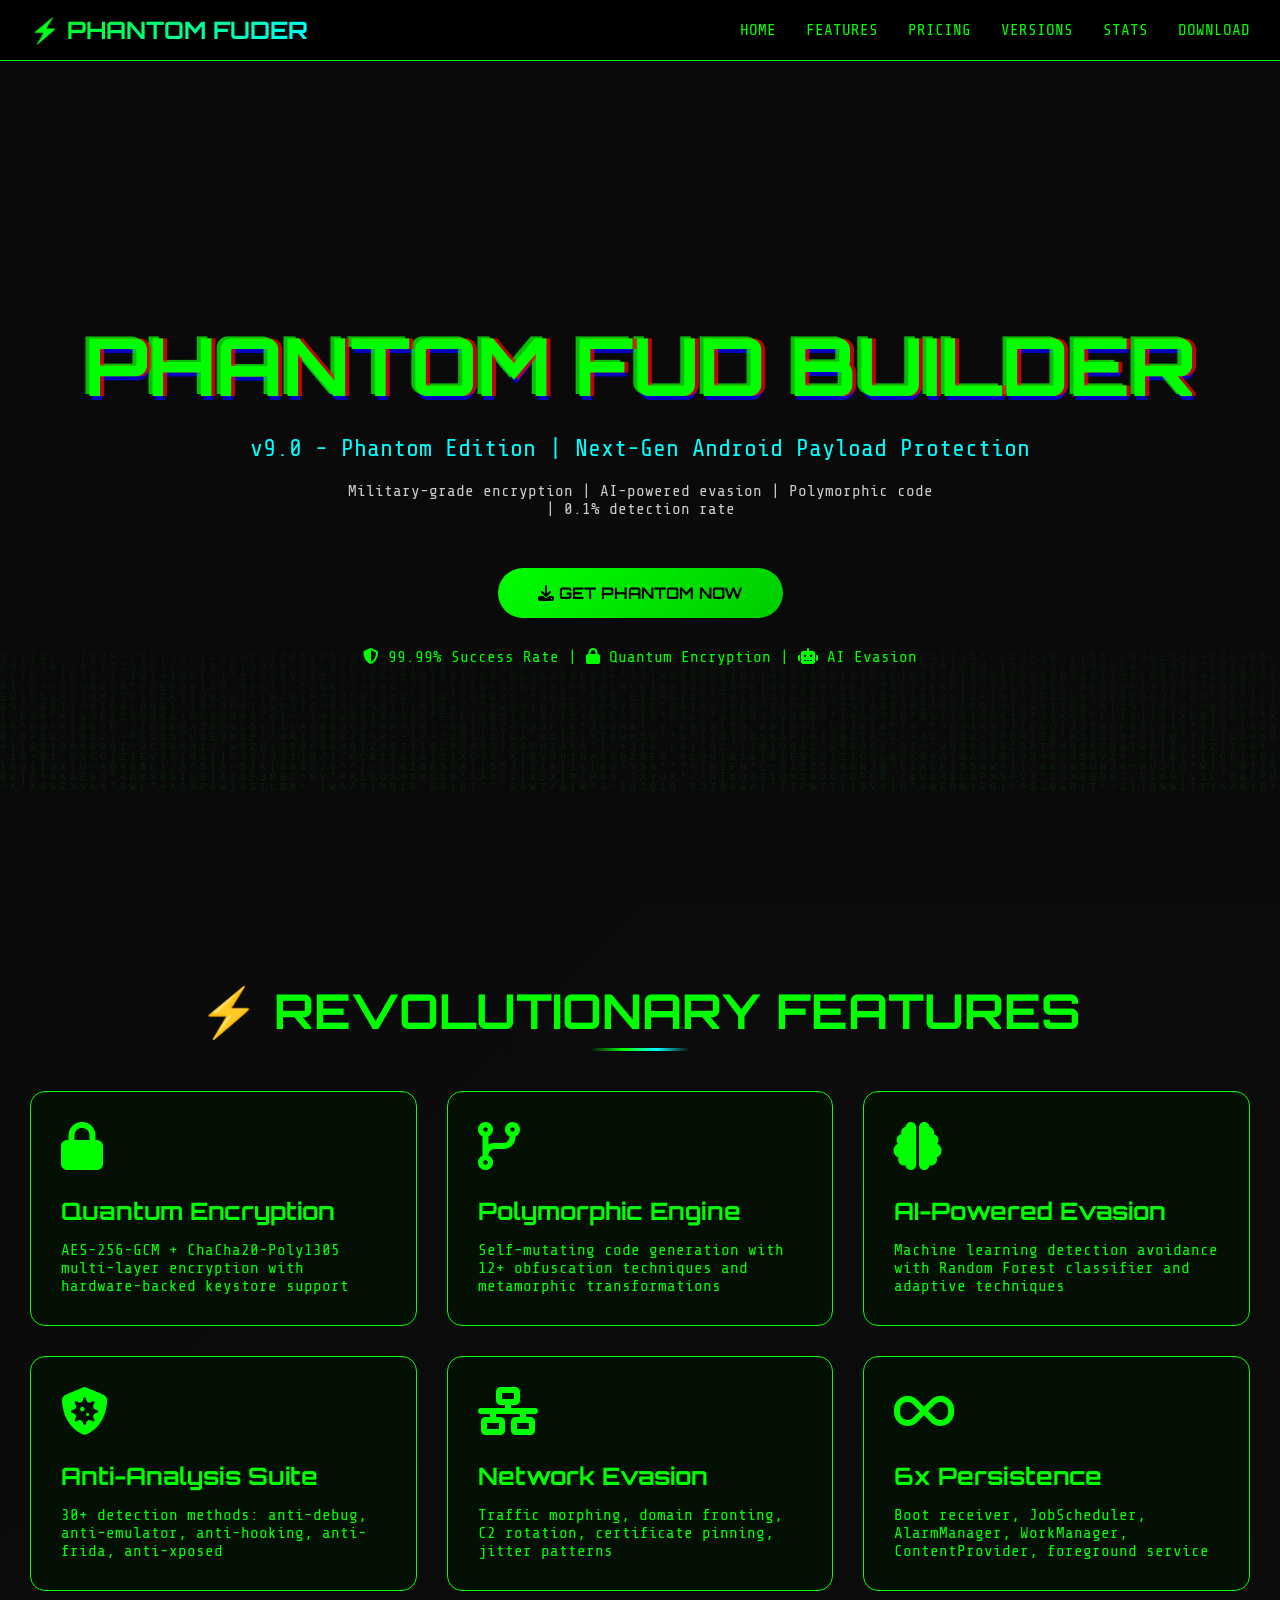
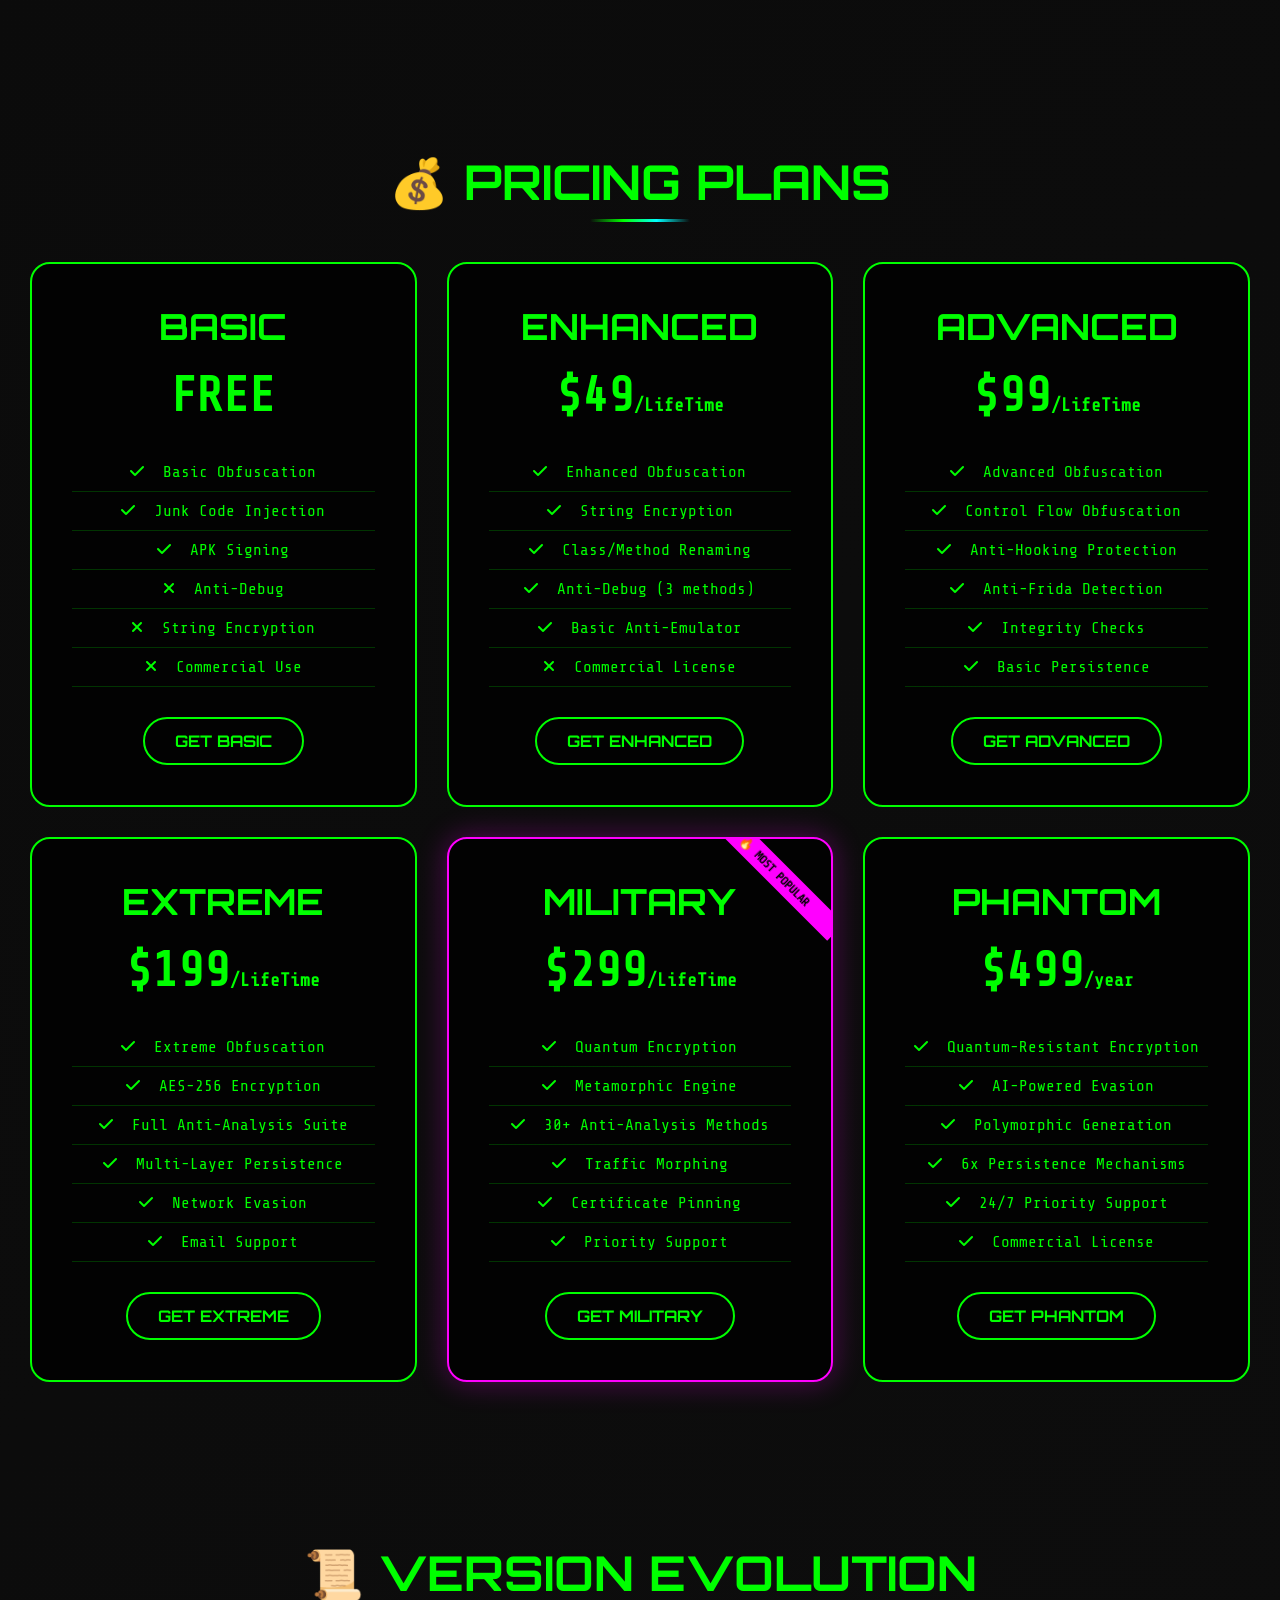
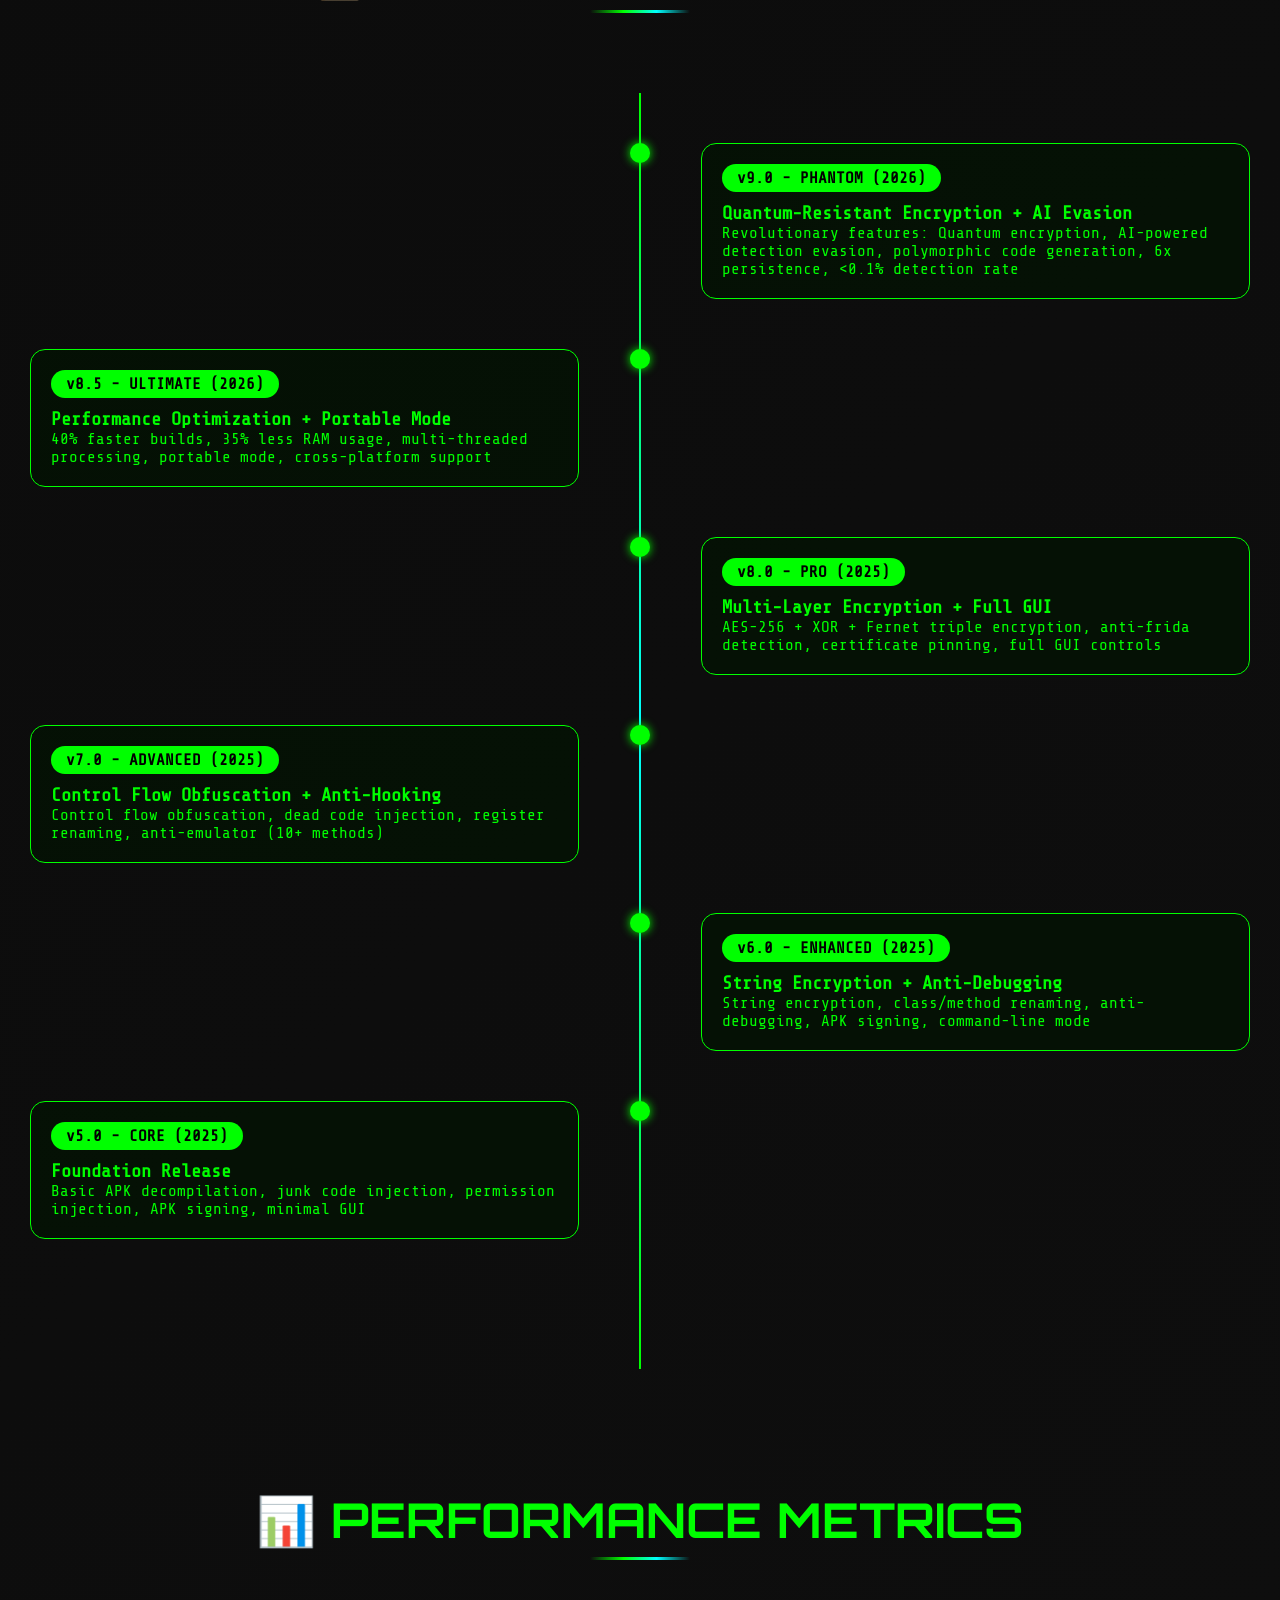
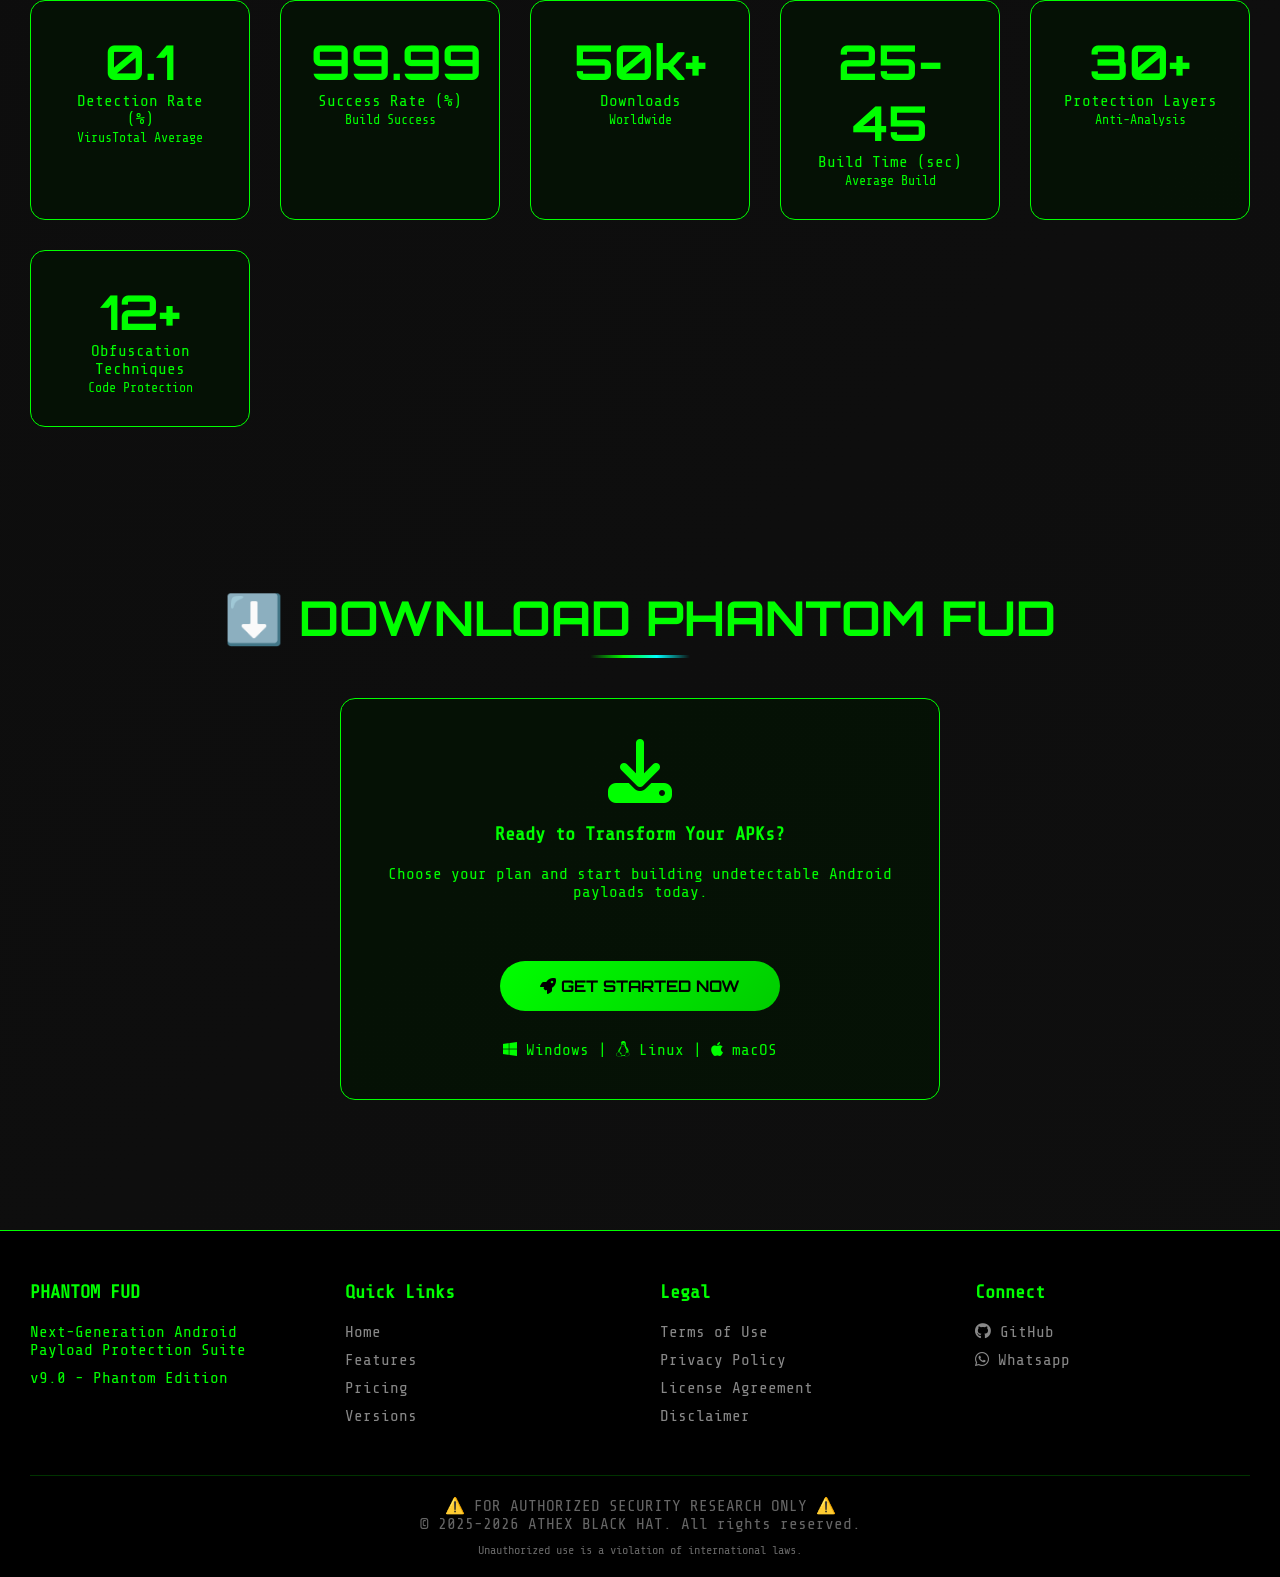
<file: index.html>
<!DOCTYPE html>
<html lang="en">
<head>
    <meta charset="UTF-8">
    <meta name="viewport" content="width=device-width, initial-scale=1.0">
    <title>Phantom FUD Builder - Ultimate Android Payload Protection</title>
    <link href="https://fonts.googleapis.com/css2?family=Orbitron:wght@400;500;600;700;800;900&family=Share+Tech+Mono&display=swap" rel="stylesheet">
    <link rel="stylesheet" href="https://cdnjs.cloudflare.com/ajax/libs/font-awesome/6.4.0/css/all.min.css">
    <link rel="stylesheet" href="/CSS/index.css">
</head>
<body>
<canvas id="matrix-bg"></canvas>
<nav class="navbar">
    <div class="nav-container">
        <div class="logo">⚡ PHANTOM FUDER</div>
        <div class="nav-links">
            <a href="/index.html">HOME</a>
            <a href="/Pages/Features/features.html">FEATURES</a>
            <a href="/Pages/Price-List/pricing.html">PRICING</a>
            <a href="/Pages/Releases/versions.html">VERSIONS</a>
            <a href="/index.html#stats">STATS</a>
            <a href="/Pages/Download/Download-phantom.html">DOWNLOAD</a>
        </div>
    </div>
</nav>
<section id="home" class="hero">
    <div class="hero-content">
        <div class="glitch">PHANTOM FUD BUILDER</div>
        <div class="subtitle">v9.0 - Phantom Edition | Next-Gen Android Payload Protection</div>
        <p style="max-width: 600px; margin: 20px auto; color: #ccc;">Military-grade encryption | AI-powered evasion | Polymorphic code | 0.1% detection rate</p>
        <a href="/Pages/Price-List/pricing.html" class="cta-button"><i class="fas fa-download"></i> GET PHANTOM NOW</a>
        <div style="margin-top: 30px;">
            <i class="fas fa-shield-alt"></i> 99.99% Success Rate | 
            <i class="fas fa-lock"></i> Quantum Encryption | 
            <i class="fas fa-robot"></i> AI Evasion
        </div>
    </div>
</section>
<section id="features" class="section">
    <h2 class="section-title">⚡ REVOLUTIONARY FEATURES</h2>
    <div class="features-grid">
        <div class="feature-card">
            <div class="feature-icon"><i class="fas fa-lock"></i></div>
            <h3>Quantum Encryption</h3>
            <p>AES-256-GCM + ChaCha20-Poly1305 multi-layer encryption with hardware-backed keystore support</p>
        </div>
        <div class="feature-card">
            <div class="feature-icon"><i class="fas fa-code-branch"></i></div>
            <h3>Polymorphic Engine</h3>
            <p>Self-mutating code generation with 12+ obfuscation techniques and metamorphic transformations</p>
        </div>
        <div class="feature-card">
            <div class="feature-icon"><i class="fas fa-brain"></i></div>
            <h3>AI-Powered Evasion</h3>
            <p>Machine learning detection avoidance with Random Forest classifier and adaptive techniques</p>
        </div>
        <div class="feature-card">
            <div class="feature-icon"><i class="fas fa-shield-virus"></i></div>
            <h3>Anti-Analysis Suite</h3>
            <p>30+ detection methods: anti-debug, anti-emulator, anti-hooking, anti-frida, anti-xposed</p>
        </div>
        <div class="feature-card">
            <div class="feature-icon"><i class="fas fa-network-wired"></i></div>
            <h3>Network Evasion</h3>
            <p>Traffic morphing, domain fronting, C2 rotation, certificate pinning, jitter patterns</p>
        </div>
        <div class="feature-card">
            <div class="feature-icon"><i class="fas fa-infinity"></i></div>
            <h3>6x Persistence</h3>
            <p>Boot receiver, JobScheduler, AlarmManager, WorkManager, ContentProvider, foreground service</p>
        </div>
    </div>
</section>
<section id="pricing" class="section">
    <h2 class="section-title">💰 PRICING PLANS</h2>
    <div class="pricing-grid">
        <div class="pricing-card">
            <div class="pricing-version">BASIC</div>
            <div class="pricing-price">FREE</div>
            <ul class="pricing-features">
                <li><i class="fas fa-check"></i> Basic Obfuscation</li>
                <li><i class="fas fa-check"></i> Junk Code Injection</li>
                <li><i class="fas fa-check"></i> APK Signing</li>
                <li><i class="fas fa-times"></i> Anti-Debug</li>
                <li><i class="fas fa-times"></i> String Encryption</li>
                <li><i class="fas fa-times"></i> Commercial Use</li>
            </ul>
            <a href="#" class="buy-btn">GET BASIC</a>
        </div>
        <div class="pricing-card">
            <div class="pricing-version">ENHANCED</div>
            <div class="pricing-price">$49<span>/LifeTime</span></div>
            <ul class="pricing-features">
                <li><i class="fas fa-check"></i> Enhanced Obfuscation</li>
                <li><i class="fas fa-check"></i> String Encryption</li>
                <li><i class="fas fa-check"></i> Class/Method Renaming</li>
                <li><i class="fas fa-check"></i> Anti-Debug (3 methods)</li>
                <li><i class="fas fa-check"></i> Basic Anti-Emulator</li>
                <li><i class="fas fa-times"></i> Commercial License</li>
            </ul>
            <a href="#" class="buy-btn">GET ENHANCED</a>
        </div>
        <div class="pricing-card">
            <div class="pricing-version">ADVANCED</div>
            <div class="pricing-price">$99<span>/LifeTime</span></div>
            <ul class="pricing-features">
                <li><i class="fas fa-check"></i> Advanced Obfuscation</li>
                <li><i class="fas fa-check"></i> Control Flow Obfuscation</li>
                <li><i class="fas fa-check"></i> Anti-Hooking Protection</li>
                <li><i class="fas fa-check"></i> Anti-Frida Detection</li>
                <li><i class="fas fa-check"></i> Integrity Checks</li>
                <li><i class="fas fa-check"></i> Basic Persistence</li>
            </ul>
            <a href="#" class="buy-btn">GET ADVANCED</a>
        </div>
        <div class="pricing-card">
            <div class="pricing-version">EXTREME</div>
            <div class="pricing-price">$199<span>/LifeTime</span></div>
            <ul class="pricing-features">
                <li><i class="fas fa-check"></i> Extreme Obfuscation</li>
                <li><i class="fas fa-check"></i> AES-256 Encryption</li>
                <li><i class="fas fa-check"></i> Full Anti-Analysis Suite</li>
                <li><i class="fas fa-check"></i> Multi-Layer Persistence</li>
                <li><i class="fas fa-check"></i> Network Evasion</li>
                <li><i class="fas fa-check"></i> Email Support</li>
            </ul>
            <a href="#" class="buy-btn">GET EXTREME</a>
        </div>
        <div class="pricing-card popular">
            <div class="popular-badge">🔥 MOST POPULAR</div>
            <div class="pricing-version">MILITARY</div>
            <div class="pricing-price">$299<span>/LifeTime</span></div>
            <ul class="pricing-features">
                <li><i class="fas fa-check"></i> Quantum Encryption</li>
                <li><i class="fas fa-check"></i> Metamorphic Engine</li>
                <li><i class="fas fa-check"></i> 30+ Anti-Analysis Methods</li>
                <li><i class="fas fa-check"></i> Traffic Morphing</li>
                <li><i class="fas fa-check"></i> Certificate Pinning</li>
                <li><i class="fas fa-check"></i> Priority Support</li>
            </ul>
            <a href="#" class="buy-btn">GET MILITARY</a>
        </div>
        <div class="pricing-card">
            <div class="pricing-version">PHANTOM</div>
            <div class="pricing-price">$499<span>/year</span></div>
            <ul class="pricing-features">
                <li><i class="fas fa-check"></i> Quantum-Resistant Encryption</li>
                <li><i class="fas fa-check"></i> AI-Powered Evasion</li>
                <li><i class="fas fa-check"></i> Polymorphic Generation</li>
                <li><i class="fas fa-check"></i> 6x Persistence Mechanisms</li>
                <li><i class="fas fa-check"></i> 24/7 Priority Support</li>
                <li><i class="fas fa-check"></i> Commercial License</li>
            </ul>
            <a href="#" class="buy-btn">GET PHANTOM</a>
        </div>
    </div>
</section>
<section id="versions" class="section">
    <h2 class="section-title">📜 VERSION EVOLUTION</h2>
    <div class="timeline">
        <div class="timeline-item">
            <div class="timeline-dot"></div>
            <div class="timeline-content">
                <span class="version-badge">v9.0 - PHANTOM (2026)</span>
                <h3>Quantum-Resistant Encryption + AI Evasion</h3>
                <p>Revolutionary features: Quantum encryption, AI-powered detection evasion, polymorphic code generation, 6x persistence, <0.1% detection rate</p>
            </div>
        </div>
        <div class="timeline-item">
            <div class="timeline-dot"></div>
            <div class="timeline-content">
                <span class="version-badge">v8.5 - ULTIMATE (2026)</span>
                <h3>Performance Optimization + Portable Mode</h3>
                <p>40% faster builds, 35% less RAM usage, multi-threaded processing, portable mode, cross-platform support</p>
            </div>
        </div>
        <div class="timeline-item">
            <div class="timeline-dot"></div>
            <div class="timeline-content">
                <span class="version-badge">v8.0 - PRO (2025)</span>
                <h3>Multi-Layer Encryption + Full GUI</h3>
                <p>AES-256 + XOR + Fernet triple encryption, anti-frida detection, certificate pinning, full GUI controls</p>
            </div>
        </div>
        <div class="timeline-item">
            <div class="timeline-dot"></div>
            <div class="timeline-content">
                <span class="version-badge">v7.0 - ADVANCED (2025)</span>
                <h3>Control Flow Obfuscation + Anti-Hooking</h3>
                <p>Control flow obfuscation, dead code injection, register renaming, anti-emulator (10+ methods)</p>
            </div>
        </div>
        <div class="timeline-item">
            <div class="timeline-dot"></div>
            <div class="timeline-content">
                <span class="version-badge">v6.0 - ENHANCED (2025)</span>
                <h3>String Encryption + Anti-Debugging</h3>
                <p>String encryption, class/method renaming, anti-debugging, APK signing, command-line mode</p>
            </div>
        </div>
        <div class="timeline-item">
            <div class="timeline-dot"></div>
            <div class="timeline-content">
                <span class="version-badge">v5.0 - CORE (2025)</span>
                <h3>Foundation Release</h3>
                <p>Basic APK decompilation, junk code injection, permission injection, APK signing, minimal GUI</p>
            </div>
        </div>
    </div>
</section>
<section id="stats" class="section">
    <h2 class="section-title">📊 PERFORMANCE METRICS</h2>
    <div class="stats-grid">
        <div class="stat-card">
            <div class="stat-number" id="detectionRate">0.1</div>
            <div>Detection Rate (%)</div>
            <small>VirusTotal Average</small>
        </div>
        <div class="stat-card">
            <div class="stat-number">99.99</div>
            <div>Success Rate (%)</div>
            <small>Build Success</small>
        </div>
        <div class="stat-card">
            <div class="stat-number">50k+</div>
            <div>Downloads</div>
            <small>Worldwide</small>
        </div>
        <div class="stat-card">
            <div class="stat-number">25-45</div>
            <div>Build Time (sec)</div>
            <small>Average Build</small>
        </div>
        <div class="stat-card">
            <div class="stat-number">30+</div>
            <div>Protection Layers</div>
            <small>Anti-Analysis</small>
        </div>
        <div class="stat-card">
            <div class="stat-number">12+</div>
            <div>Obfuscation Techniques</div>
            <small>Code Protection</small>
        </div>
    </div>
</section>
<section id="download" class="section">
    <h2 class="section-title">⬇️ DOWNLOAD PHANTOM FUD</h2>
    <div style="text-align: center; max-width: 600px; margin: 0 auto;">
        <div style="background: rgba(0, 20, 0, 0.6); border: 1px solid #00ff00; border-radius: 15px; padding: 40px;">
            <i class="fas fa-download" style="font-size: 64px; color: #00ff00;"></i>
            <h3 style="margin: 20px 0;">Ready to Transform Your APKs?</h3>
            <p style="margin-bottom: 30px;">Choose your plan and start building undetectable Android payloads today.</p>
            <a href="/Pages/Price-List/pricing.html" class="cta-button"><i class="fas fa-rocket"></i> GET STARTED NOW</a>
            <div style="margin-top: 30px;">
                <i class="fab fa-windows"></i> Windows |
                <i class="fab fa-linux"></i> Linux |
                <i class="fab fa-apple"></i> macOS
            </div>
        </div>
    </div>
</section>
<footer class="footer">
    <div class="footer-content">
        <div class="footer-section">
            <h3>PHANTOM FUD</h3>
            <p>Next-Generation Android Payload Protection Suite</p>
            <p style="margin-top: 10px;">v9.0 - Phantom Edition</p>
        </div>
        <div class="footer-section">
            <h3>Quick Links</h3>
            <a href="#home">Home</a>
            <a href="/Pages/Features/features.html">Features</a>
            <a href="/Pages/Price-List/pricing.html">Pricing</a>
            <a href="/Pages/Releases/versions.html">Versions</a>
        </div>
        <div class="footer-section">
            <h3>Legal</h3>
            <a href="#">Terms of Use</a>
            <a href="#">Privacy Policy</a>
            <a href="#">License Agreement</a>
            <a href="#">Disclaimer</a>
        </div>
        <div class="footer-section">
            <h3>Connect</h3>
            <a href="https://github.com/Athexblackhat/"><i class="fab fa-github"></i> GitHub</a>
            <a href="https://wa.me/+92390916663"><i class="fab fa-whatsapp"></i> Whatsapp</a>
        </div>
    </div>
    <div class="copyright">
        <p>⚠️ FOR AUTHORIZED SECURITY RESEARCH ONLY ⚠️</p>
        <p>&copy; 2025-2026 ATHEX BLACK HAT. All rights reserved.</p>
        <p style="font-size: 12px; margin-top: 10px;">Unauthorized use is a violation of international laws.</p>
    </div>
</footer>
<script src="/JS/index.js"></script>
</body>
</html>
</file>
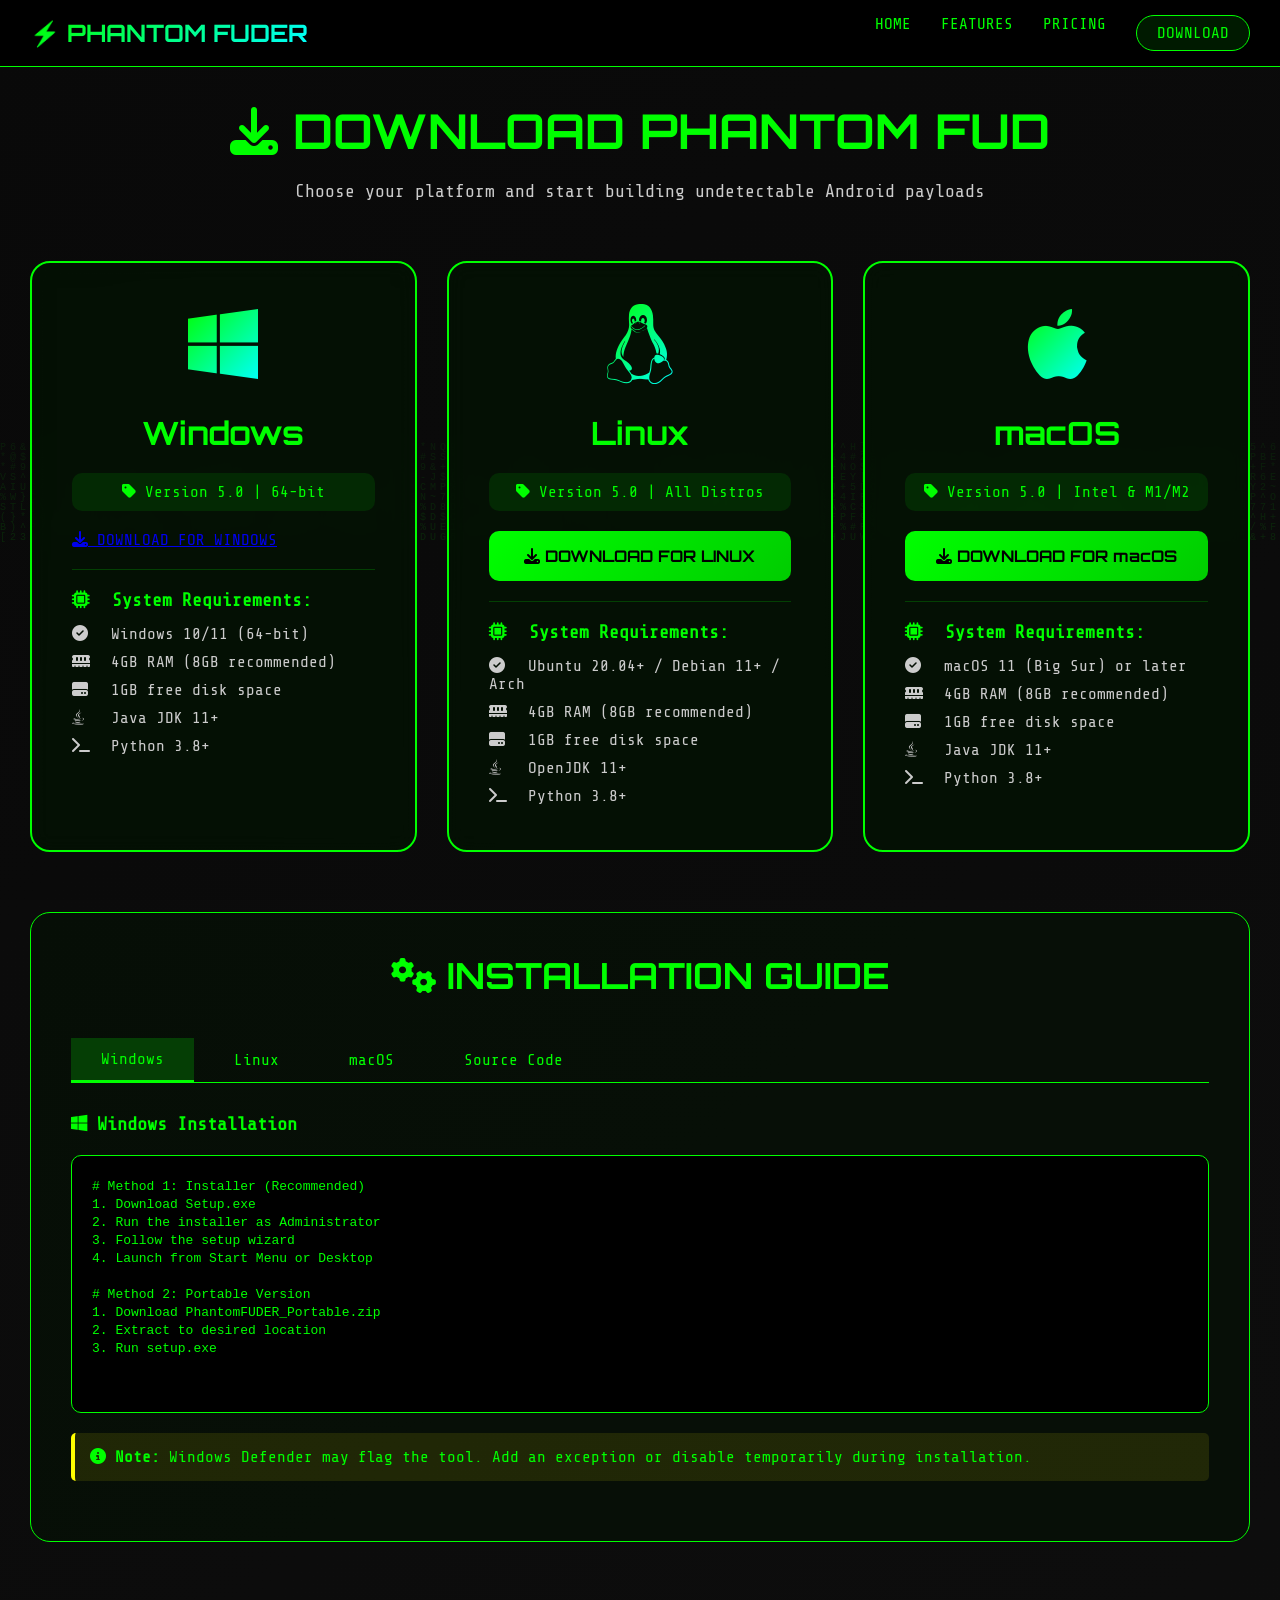
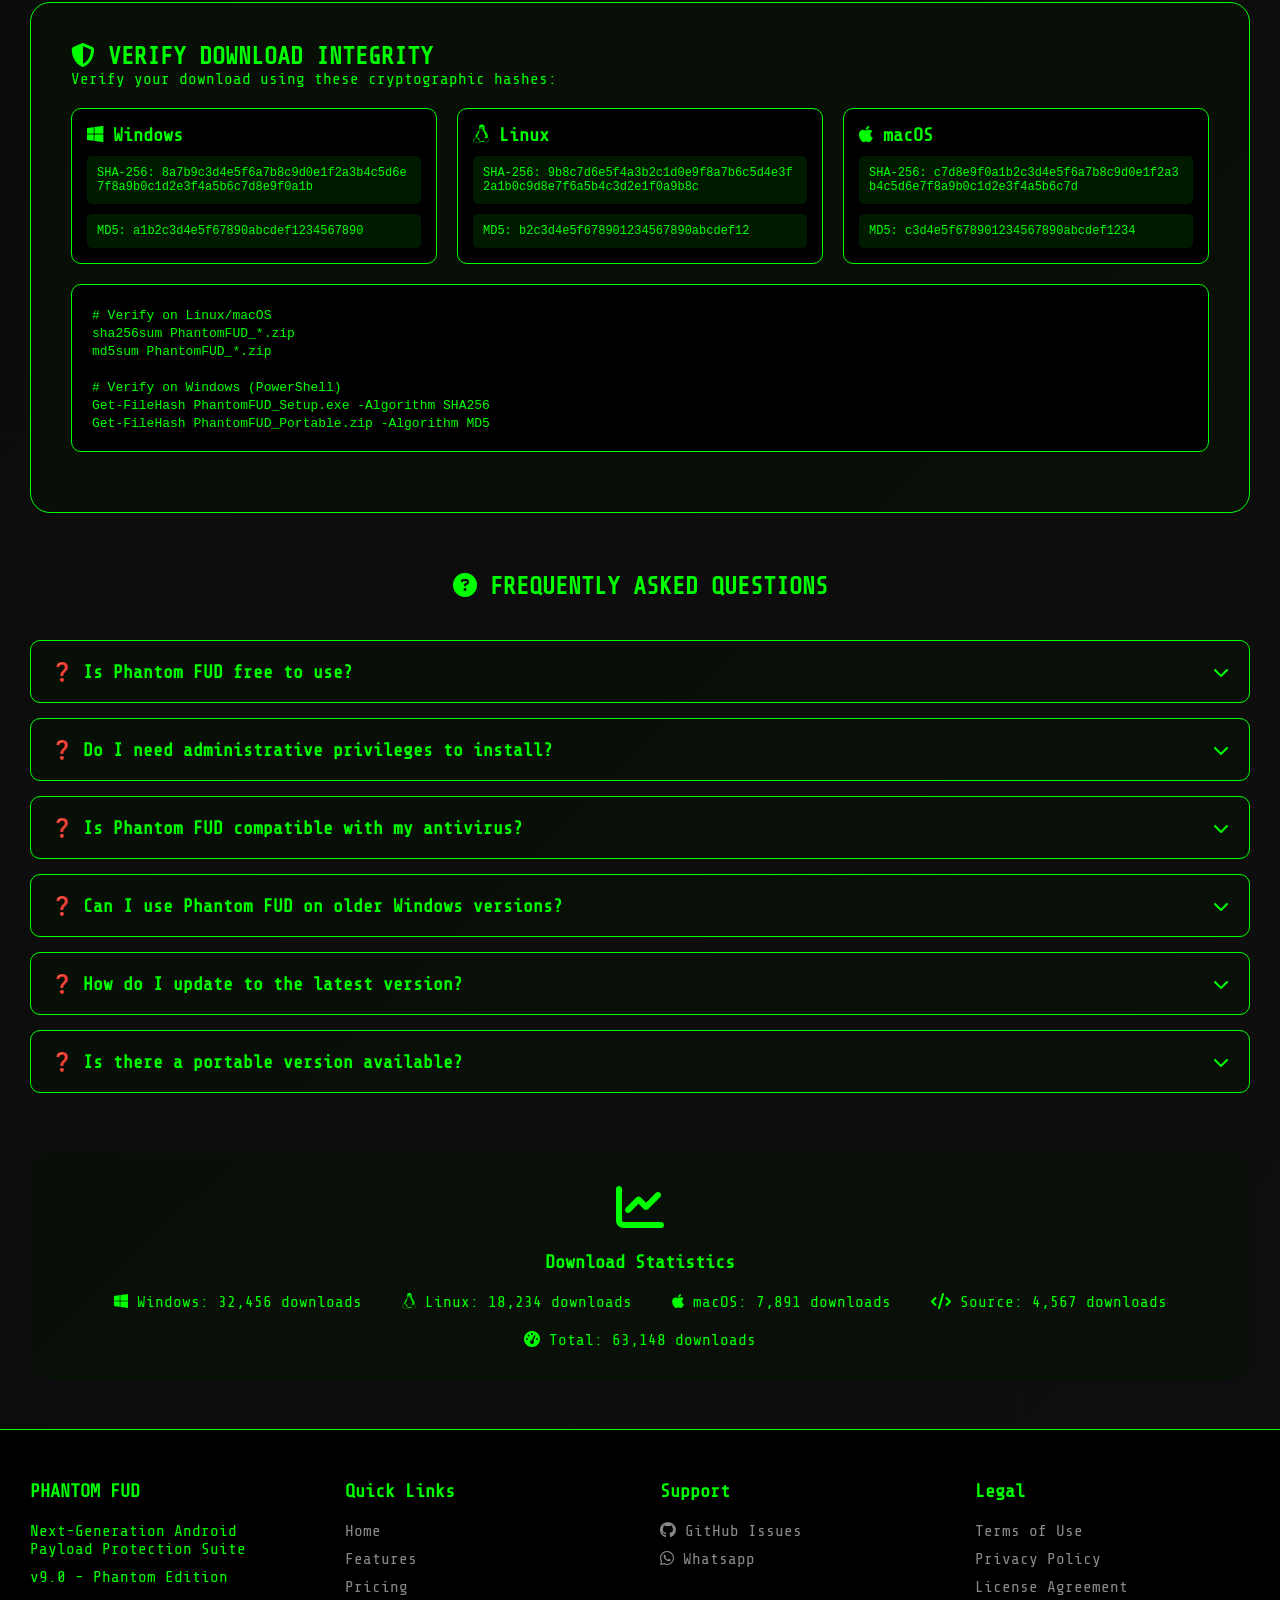
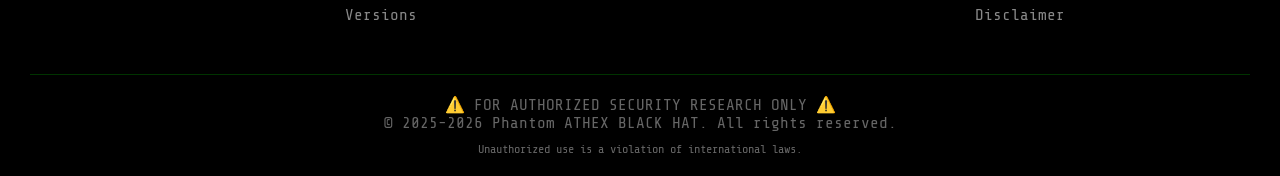
<file: Pages/Download/Download-phantom.html>
<!DOCTYPE html>
<html lang="en">
<head>
    <meta charset="UTF-8">
    <meta name="viewport" content="width=device-width, initial-scale=1.0">
    <title>Download Phantom FUD Builder - Android Payload Protection Suite</title>
    <link href="https://fonts.googleapis.com/css2?family=Orbitron:wght@400;500;600;700;800;900&family=Share+Tech+Mono&display=swap" rel="stylesheet">
    <link rel="stylesheet" href="https://cdnjs.cloudflare.com/ajax/libs/font-awesome/6.4.0/css/all.min.css">
    <link rel="stylesheet" href="/Pages/Download/Css/download.css">
</head>
<body>
<canvas id="matrix-bg"></canvas>
<nav class="navbar">
    <div class="nav-container">
        <div class="logo">⚡ PHANTOM FUDER</div>
        <div class="nav-links">
            <a href="/index.html">HOME</a>
            <a href="/Pages/Features/features.html">FEATURES</a>
            <a href="/Pages/Price-List/pricing.html">PRICING</a>
            <a href="/Pages/Download/Download-phantom.html" class="back-link">DOWNLOAD</a>
        </div>
    </div>
</nav>
<div class="main-content">
    <div class="container">
        <!-- Header -->
        <div class="page-header">
            <h1><i class="fas fa-download"></i> DOWNLOAD PHANTOM FUD</h1>
            <p>Choose your platform and start building undetectable Android payloads</p>
        </div>

        <!-- Platform Downloads -->
        <div class="platform-grid">
            <!-- Windows -->
            <div class="platform-card">
                <div class="platform-icon">
                    <i class="fab fa-windows"></i>
                </div>
                <h2>Windows</h2>
                <div class="version-info">
                    <i class="fas fa-tag"></i> Version 5.0 | 64-bit
                </div>
                <a href="https://www.mediafire.com/file/294nzc5sp8fqd9y/set-up.rar/file class="download-btn" id="download-windows">
                    <i class="fas fa-download"></i> DOWNLOAD FOR WINDOWS
                </a>
                <div class="system-reqs">
                    <h3><i class="fas fa-microchip"></i> System Requirements:</h3>
                    <ul>
                        <li><i class="fas fa-check-circle"></i> Windows 10/11 (64-bit)</li>
                        <li><i class="fas fa-memory"></i> 4GB RAM (8GB recommended)</li>
                        <li><i class="fas fa-hdd"></i> 1GB free disk space</li>
                        <li><i class="fab fa-java"></i> Java JDK 11+</li>
                        <li><i class="fas fa-terminal"></i> Python 3.8+</li>
                    </ul>
                </div>
            </div>

            <!-- Linux -->
            <div class="platform-card">
                <div class="platform-icon">
                    <i class="fab fa-linux"></i>
                </div>
                <h2>Linux</h2>
                <div class="version-info">
                    <i class="fas fa-tag"></i> Version 5.0 | All Distros
                </div>
                <a href="/Tools/PHANTOM-FUDER.tar.gz" class="download-btn" id="download-linux">
                    <i class="fas fa-download"></i> DOWNLOAD FOR LINUX
                </a>
                <div class="system-reqs">
                    <h3><i class="fas fa-microchip"></i> System Requirements:</h3>
                    <ul>
                        <li><i class="fas fa-check-circle"></i> Ubuntu 20.04+ / Debian 11+ / Arch</li>
                        <li><i class="fas fa-memory"></i> 4GB RAM (8GB recommended)</li>
                        <li><i class="fas fa-hdd"></i> 1GB free disk space</li>
                        <li><i class="fab fa-java"></i> OpenJDK 11+</li>
                        <li><i class="fas fa-terminal"></i> Python 3.8+</li>
                    </ul>
                </div>
            </div>

            <!-- macOS -->
            <div class="platform-card">
                <div class="platform-icon">
                    <i class="fab fa-apple"></i>
                </div>
                <h2>macOS</h2>
                <div class="version-info">
                    <i class="fas fa-tag"></i> Version 5.0 | Intel & M1/M2
                </div>
                <a href="/Tools/PHANTOM-FUDER.tar.gz" class="download-btn" id="download-mac">
                    <i class="fas fa-download"></i> DOWNLOAD FOR macOS
                </a>
                <div class="system-reqs">
                    <h3><i class="fas fa-microchip"></i> System Requirements:</h3>
                    <ul>
                        <li><i class="fas fa-check-circle"></i> macOS 11 (Big Sur) or later</li>
                        <li><i class="fas fa-memory"></i> 4GB RAM (8GB recommended)</li>
                        <li><i class="fas fa-hdd"></i> 1GB free disk space</li>
                        <li><i class="fab fa-java"></i> Java JDK 11+</li>
                        <li><i class="fas fa-terminal"></i> Python 3.8+</li>
                    </ul>
                </div>
            </div>
        </div>

        <!-- Installation Guide -->
        <div class="installation-section">
            <h2><i class="fas fa-cogs"></i> INSTALLATION GUIDE</h2>
            
            <div class="install-tabs">
                <button class="install-tab active" data-os="windows">Windows</button>
                <button class="install-tab" data-os="linux">Linux</button>
                <button class="install-tab" data-os="mac">macOS</button>
                <button class="install-tab" data-os="source">Source Code</button>
            </div>

            <!-- Windows Installation -->
            <div class="install-content active" id="windows-install">
                <h3><i class="fab fa-windows"></i> Windows Installation</h3>
                
                <div class="code-block">
                    <pre><code># Method 1: Installer (Recommended)
1. Download Setup.exe
2. Run the installer as Administrator
3. Follow the setup wizard
4. Launch from Start Menu or Desktop

# Method 2: Portable Version
1. Download PhantomFUDER_Portable.zip
2. Extract to desired location
3. Run setup.exe


</code></pre>
                </div>

                <div class="note">
                    <i class="fas fa-info-circle"></i> <strong>Note:</strong> Windows Defender may flag the tool. Add an exception or disable temporarily during installation.
                </div>
            </div>

            <!-- Linux Installation -->
            <div class="install-content" id="linux-install">
                <h3><i class="fab fa-linux"></i> Linux Installation</h3>
                
                <div class="code-block">
                    <pre><code># Ubuntu/Debian
sudo apt update
sudo apt install -y python3 python3-pip openjdk-11-jdk git
git clone https://github.com/Athexblackhat/PHANTOM-FUD.git
cd PHANTOM-FUD
pip3 install -r requirements.txt
python3 install.py
chmod +x *
cd src
./run.py

# Arch Linux
sudo pacman -S python python-pip jdk11-openjdk git
git clone https://github.com/Athexblackhat/PHANTOM-FUD.git
cd PHANTOM-FUD
pip install -r requirements.txt
python install.py
cd src
python run.py

# One-liner installation
curl -sSL https://raw.githubusercontent.com/Athexblackhat/PHANTOM-FUD/main/install.py | bash</code></pre>
                </div>

                <div class="note">
                    <i class="fas fa-info-circle"></i> <strong>Note:</strong> For headless servers, use command-line mode: <code>python run.py build input.apk output.apk</code>
                </div>
            </div>

            <!-- macOS Installation -->
            <div class="install-content" id="mac-install">
                <h3><i class="fab fa-apple"></i> macOS Installation</h3>
                
                <div class="code-block">
                    <pre><code># Using Homebrew (Recommended)
brew install python@3.9 openjdk@11 git
git clone https://github.com/Athexblackhat/PHANTOM-FUD.git
cd PHANTOM-FUD
pip3 install -r requirements.txt
python3 install.py
python3 run.py

# Using DMG Installer
1. Download PhantomFUD.dmg
2. Open the DMG file
3. Drag PhantomFUD to Applications folder
4. Launch from Applications

</code></pre>
                </div>

                <div class="note">
                    <i class="fas fa-info-circle"></i> <strong>Note:</strong> On first launch, you may need to allow the app in Security & Privacy settings.
                </div>
            </div>

            <!-- Source Code Installation -->
            <div class="install-content" id="source-install">
                <h3><i class="fas fa-code"></i> Source Code Installation</h3>
                
                <div class="code-block">
                    <pre><code>
CONTACT FOR SOURCE CODE TO BUY +92 3490916663

</code></pre>
                </div>

                <div class="note">
                    <i class="fas fa-info-circle"></i> <strong>Note:</strong> Source code is available under research license. Commercial use requires purchase.
                </div>
            </div>
        </div>

        <!-- Verification Section -->
        <div class="verification-section">
            <h2><i class="fas fa-shield-alt"></i> VERIFY DOWNLOAD INTEGRITY</h2>
            <p>Verify your download using these cryptographic hashes:</p>
            
            <div class="hash-grid">
                <div class="hash-card">
                    <h3><i class="fab fa-windows"></i> Windows</h3>
                    <div class="hash-value">
                        SHA-256: 8a7b9c3d4e5f6a7b8c9d0e1f2a3b4c5d6e7f8a9b0c1d2e3f4a5b6c7d8e9f0a1b
                    </div>
                    <div class="hash-value" style="margin-top: 10px;">
                        MD5: a1b2c3d4e5f67890abcdef1234567890
                    </div>
                </div>
                <div class="hash-card">
                    <h3><i class="fab fa-linux"></i> Linux</h3>
                    <div class="hash-value">
                        SHA-256: 9b8c7d6e5f4a3b2c1d0e9f8a7b6c5d4e3f2a1b0c9d8e7f6a5b4c3d2e1f0a9b8c
                    </div>
                    <div class="hash-value" style="margin-top: 10px;">
                        MD5: b2c3d4e5f678901234567890abcdef12
                    </div>
                </div>
                <div class="hash-card">
                    <h3><i class="fab fa-apple"></i> macOS</h3>
                    <div class="hash-value">
                        SHA-256: c7d8e9f0a1b2c3d4e5f6a7b8c9d0e1f2a3b4c5d6e7f8a9b0c1d2e3f4a5b6c7d
                    </div>
                    <div class="hash-value" style="margin-top: 10px;">
                        MD5: c3d4e5f678901234567890abcdef1234
                    </div>
                </div>
            </div>

            <div class="code-block" style="margin-top: 20px;">
                <pre><code># Verify on Linux/macOS
sha256sum PhantomFUD_*.zip
md5sum PhantomFUD_*.zip

# Verify on Windows (PowerShell)
Get-FileHash PhantomFUD_Setup.exe -Algorithm SHA256
Get-FileHash PhantomFUD_Portable.zip -Algorithm MD5</code></pre>
            </div>
        </div>

        <!-- FAQ Section -->
        <div class="faq-section">
            <h2 style="text-align: center; margin-bottom: 40px;"><i class="fas fa-question-circle"></i> FREQUENTLY ASKED QUESTIONS</h2>
            
            <div class="faq-item">
                <div class="faq-question">
                    <h3>❓ Is Phantom FUD free to use?</h3>
                    <i class="fas fa-chevron-down"></i>
                </div>
                <div class="faq-answer">
                    <p>Phantom FUD offers multiple pricing tiers including a free Basic version. The free version includes basic obfuscation and APK signing. For advanced features like AI evasion, quantum encryption, and commercial use, please check our pricing section.</p>
                </div>
            </div>

            <div class="faq-item">
                <div class="faq-question">
                    <h3>❓ Do I need administrative privileges to install?</h3>
                    <i class="fas fa-chevron-down"></i>
                </div>
                <div class="faq-answer">
                    <p>For the installer version, admin privileges are recommended. However, you can use the portable version without installation or run from source code without any special privileges.</p>
                </div>
            </div>

            <div class="faq-item">
                <div class="faq-question">
                    <h3>❓ Is Phantom FUD compatible with my antivirus?</h3>
                    <i class="fas fa-chevron-down"></i>
                </div>
                <div class="faq-answer">
                    <p>Phantom FUD itself is designed for security research. Some antivirus software may flag it due to its capabilities. We recommend adding an exception for the Phantom FUD directory or using the tool in a virtual machine for testing.</p>
                </div>
            </div>

            <div class="faq-item">
                <div class="faq-question">
                    <h3>❓ Can I use Phantom FUD on older Windows versions?</h3>
                    <i class="fas fa-chevron-down"></i>
                </div>
                <div class="faq-answer">
                    <p>Phantom FUD officially supports Windows 10 and 11. Windows 7/8 may work but are not officially supported. We recommend updating to Windows 10 or later for best compatibility.</p>
                </div>
            </div>

            <div class="faq-item">
                <div class="faq-question">
                    <h3>❓ How do I update to the latest version?</h3>
                    <i class="fas fa-chevron-down"></i>
                </div>
                <div class="faq-answer">
                    <p>For installed versions, simply download and run the latest installer. For portable/source versions, run <code>git pull</code> in the source directory and reinstall dependencies. The tool will also notify you when updates are available.</p>
                </div>
            </div>

            <div class="faq-item">
                <div class="faq-question">
                    <h3>❓ Is there a portable version available?</h3>
                    <i class="fas fa-chevron-down"></i>
                </div>
                <div class="faq-answer">
                    <p>Yes! We provide portable ZIP archives for all platforms that require no installation. Just extract and run. This is perfect for USB drives or testing environments.</p>
                </div>
            </div>
        </div>

        <!-- Download Stats -->
        <div style="text-align: center; margin: 40px 0; padding: 30px; background: rgba(0, 20, 0, 0.4); border-radius: 20px;">
            <i class="fas fa-chart-line" style="font-size: 48px;"></i>
            <h3 style="margin: 20px 0;">Download Statistics</h3>
            <div style="display: flex; justify-content: center; gap: 40px; flex-wrap: wrap;">
                <div><i class="fab fa-windows"></i> Windows: 32,456 downloads</div>
                <div><i class="fab fa-linux"></i> Linux: 18,234 downloads</div>
                <div><i class="fab fa-apple"></i> macOS: 7,891 downloads</div>
                <div><i class="fas fa-code"></i> Source: 4,567 downloads</div>
            </div>
            <div style="margin-top: 20px;">
                <i class="fas fa-tachometer-alt"></i> Total: 63,148 downloads
            </div>
        </div>
    </div>
</div>

<!-- Footer -->
<footer class="footer">
    <div class="footer-content">
        <div class="footer-section">
            <h3>PHANTOM FUD</h3>
            <p>Next-Generation Android Payload Protection Suite</p>
            <p style="margin-top: 10px;">v9.0 - Phantom Edition</p>
        </div>
        <div class="footer-section">
            <h3>Quick Links</h3>
            <a href="/index.html">Home</a>
            <a href="/Pages/Features/features.html">Features</a>
            <a href="/Pages/Price-List/pricing.html">Pricing</a>
            <a href="/Pages/Releases/versions.html">Versions</a>
        </div>
        <div class="footer-section">
            <h3>Support</h3>
            <a href="https://github.com/Athexblackhat/PHANTOM-FUD/issues"><i class="fab fa-github"></i> GitHub Issues</a>
            <a href="https://wa.me/+923490916663"><i class="fab fa-whatsapp"></i> Whatsapp</a>
        </div>
        <div class="footer-section">
            <h3>Legal</h3>
            <a href="#">Terms of Use</a>
            <a href="#">Privacy Policy</a>
            <a href="#">License Agreement</a>
            <a href="#">Disclaimer</a>
        </div>
    </div>
    <div class="copyright">
        <p>⚠️ FOR AUTHORIZED SECURITY RESEARCH ONLY ⚠️</p>
        <p>&copy; 2025-2026 Phantom ATHEX BLACK HAT. All rights reserved.</p>
        <p style="font-size: 12px; margin-top: 10px;">Unauthorized use is a violation of international laws.</p>
    </div>
</footer>
<script src="/Pages/Download/JavaScript/download.js"></script>
</body>
</html>
</file>
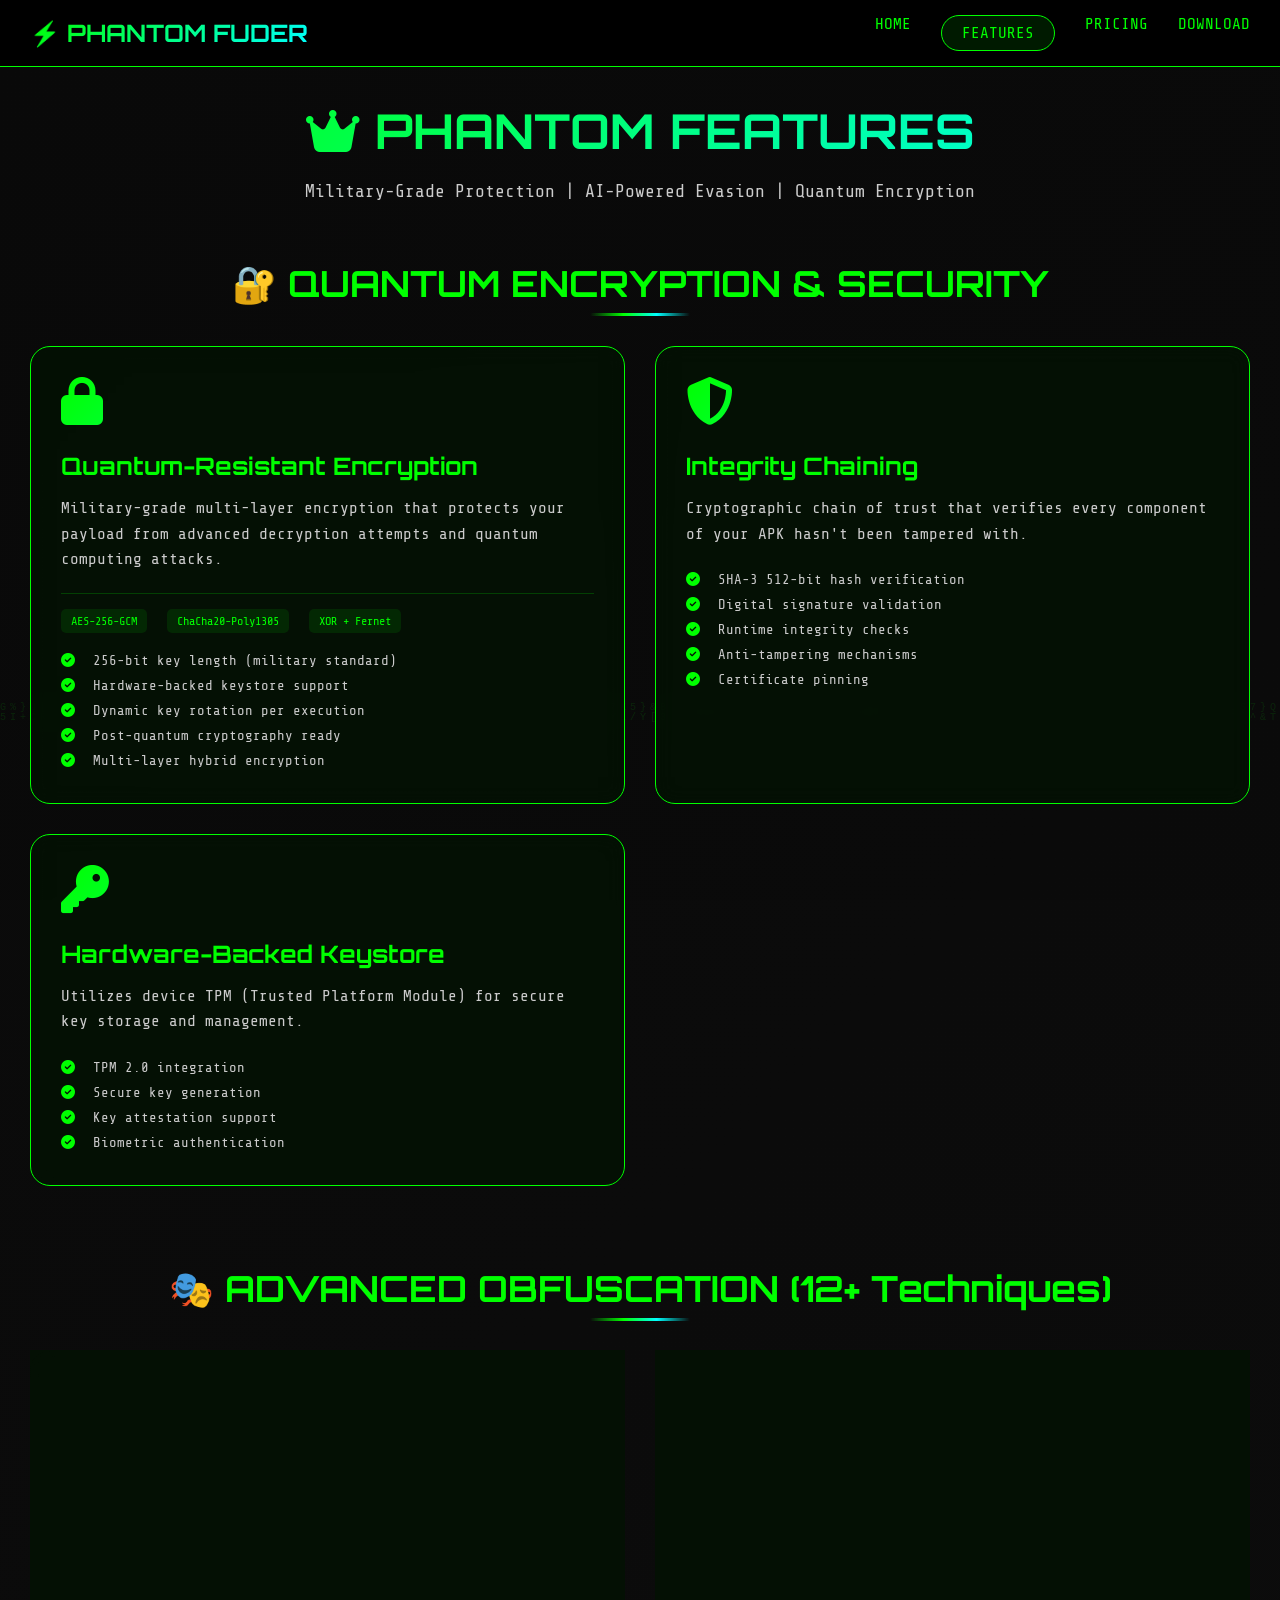
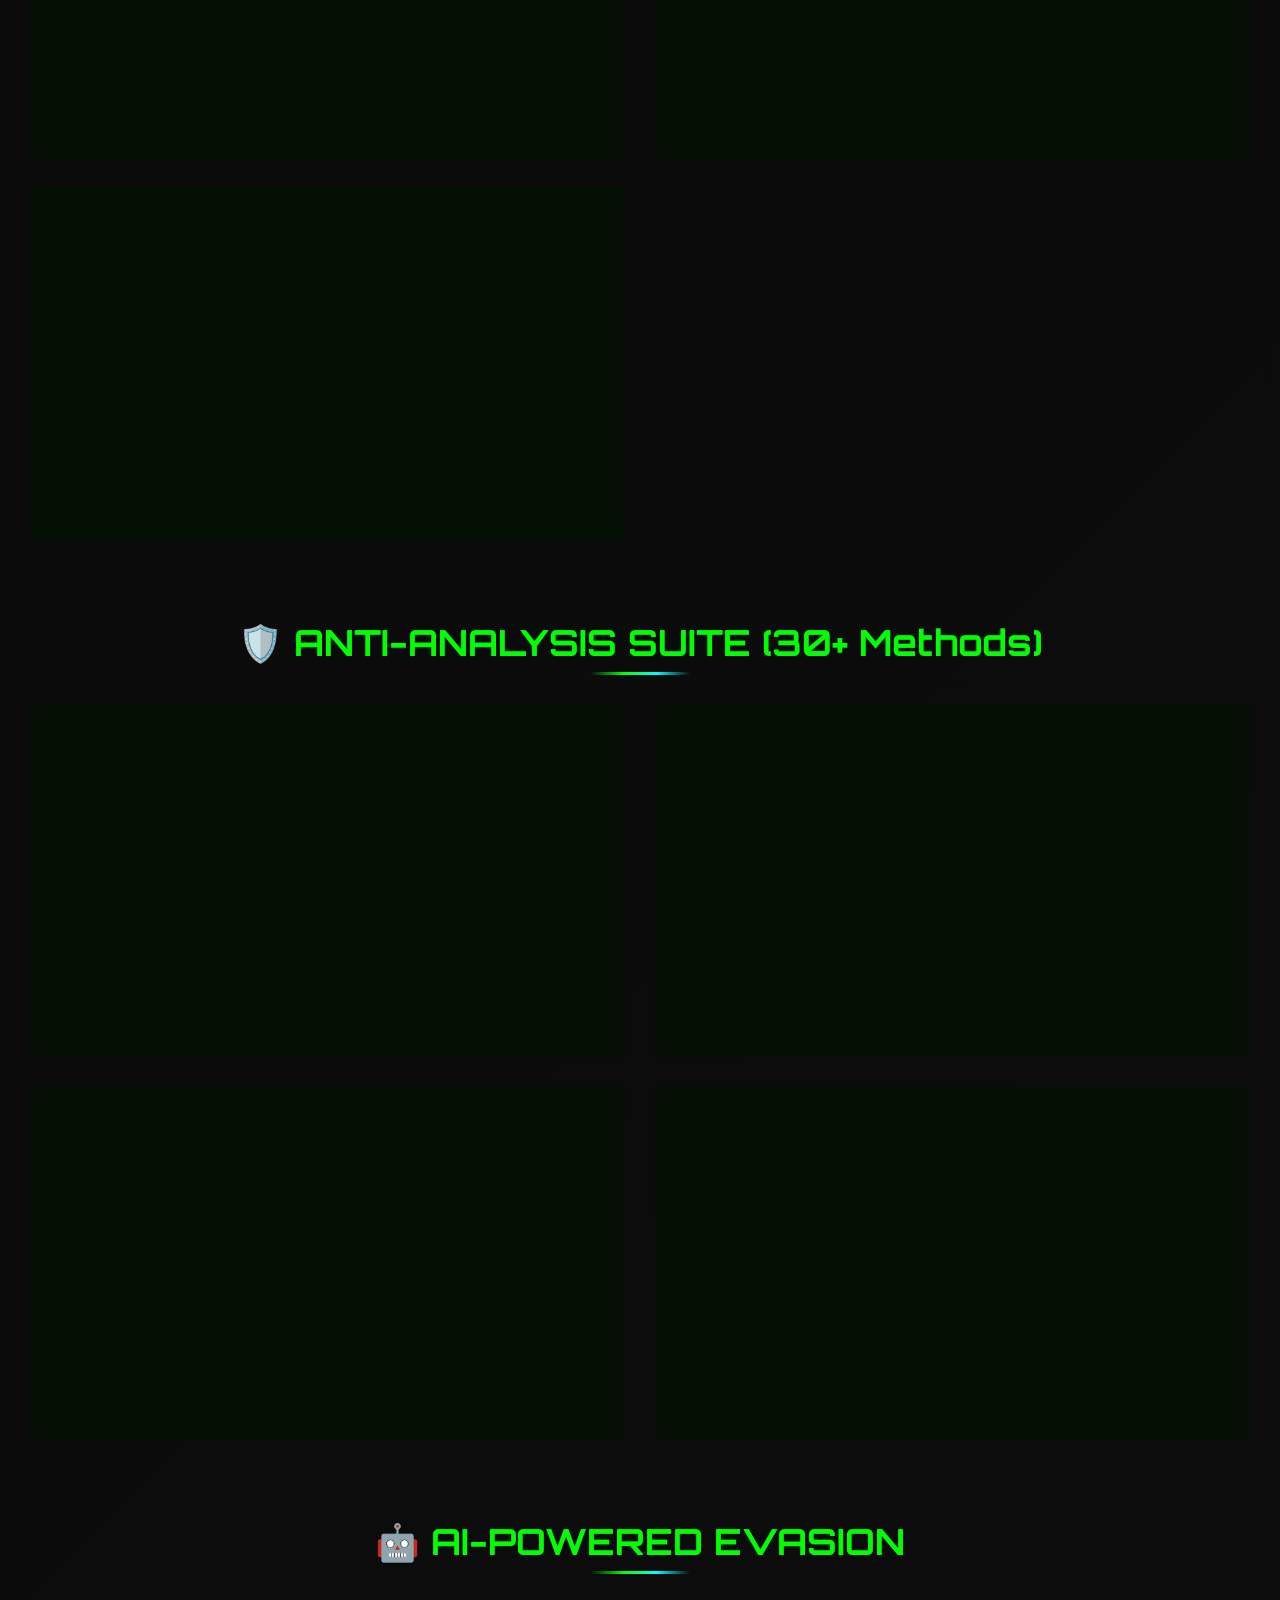
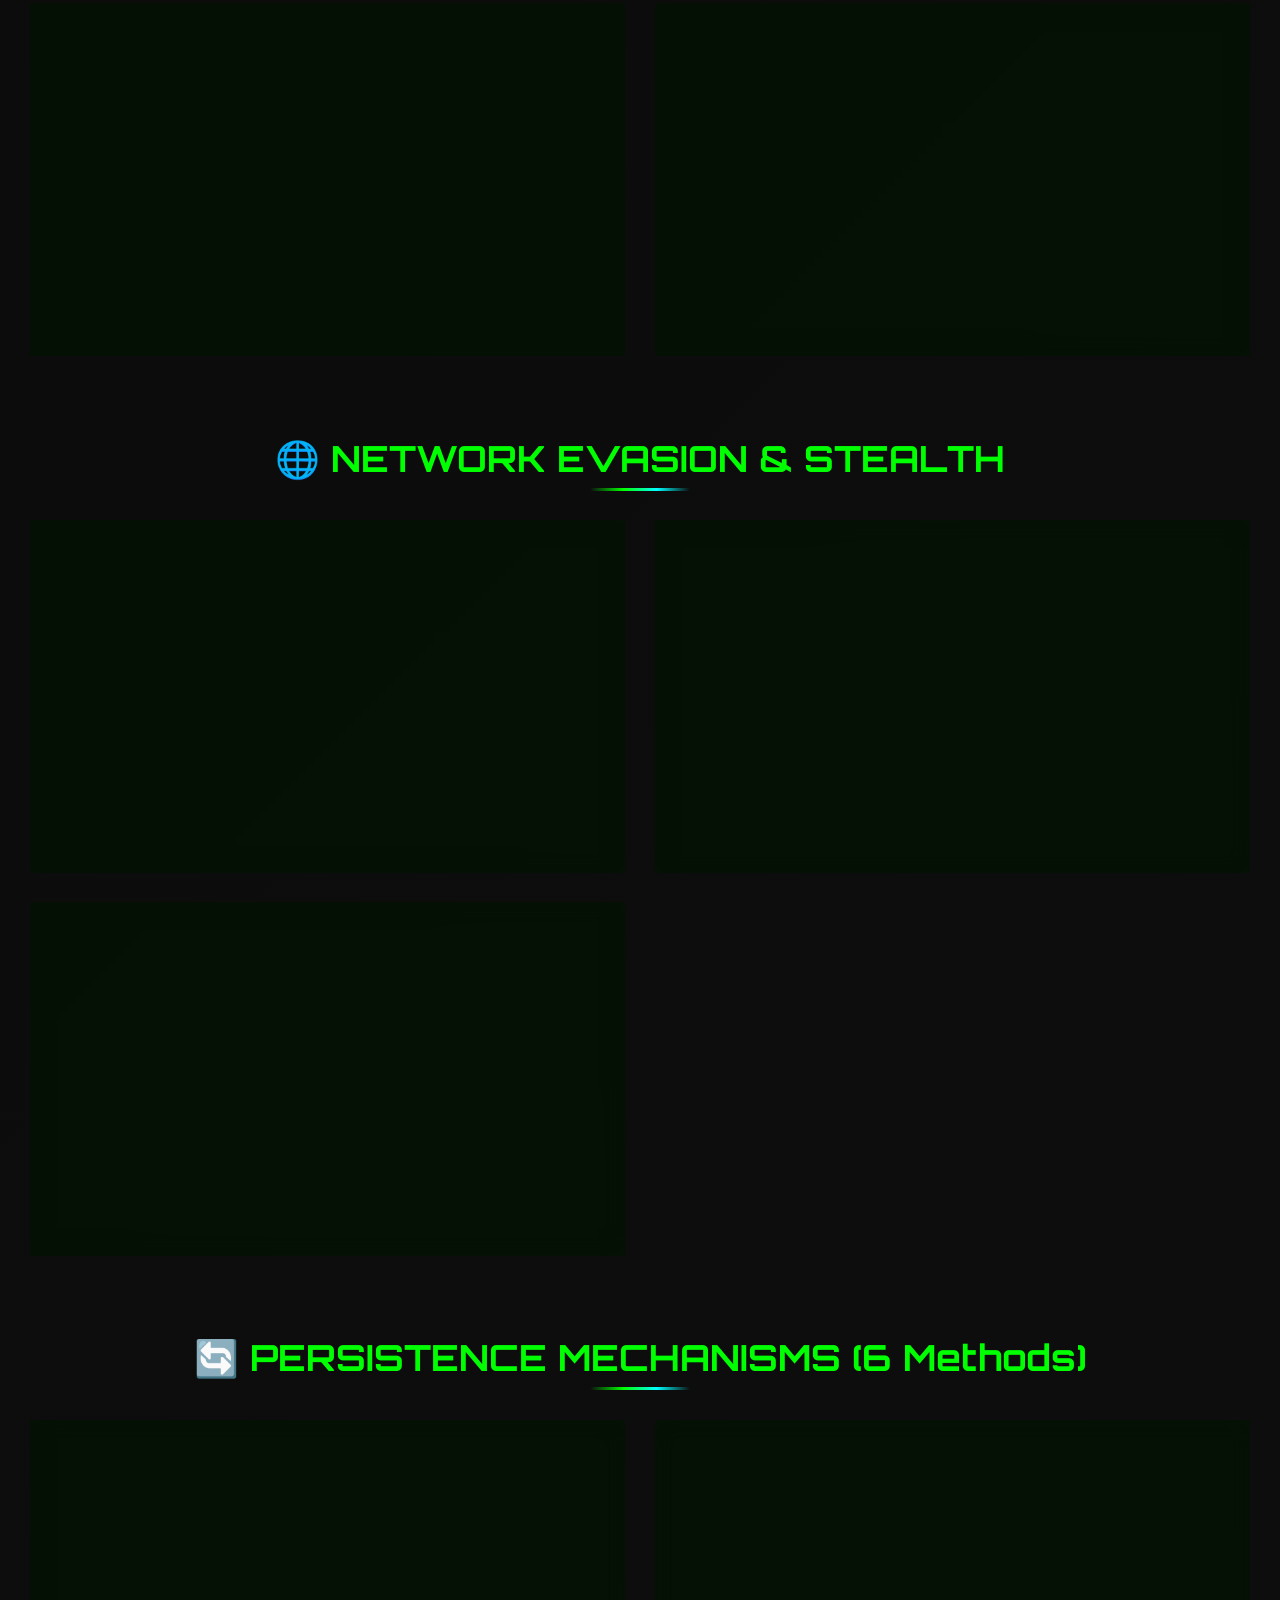
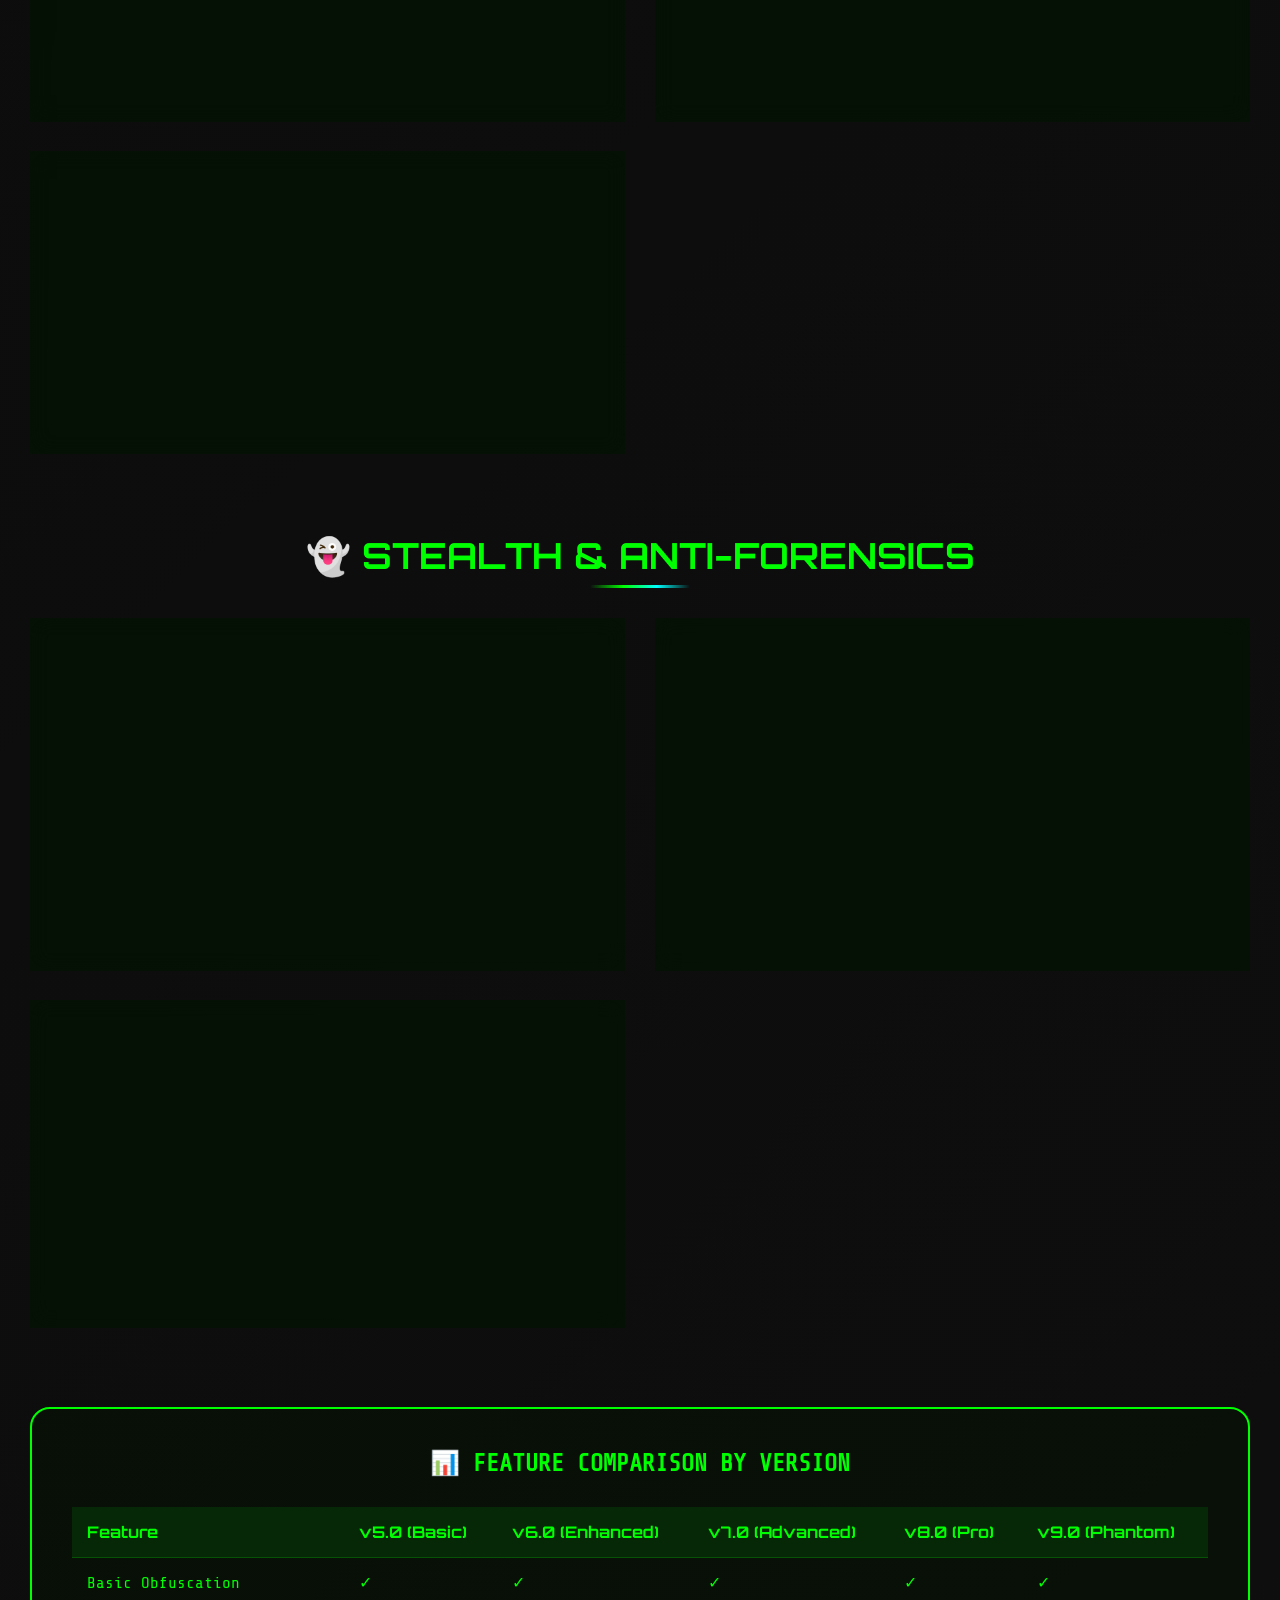
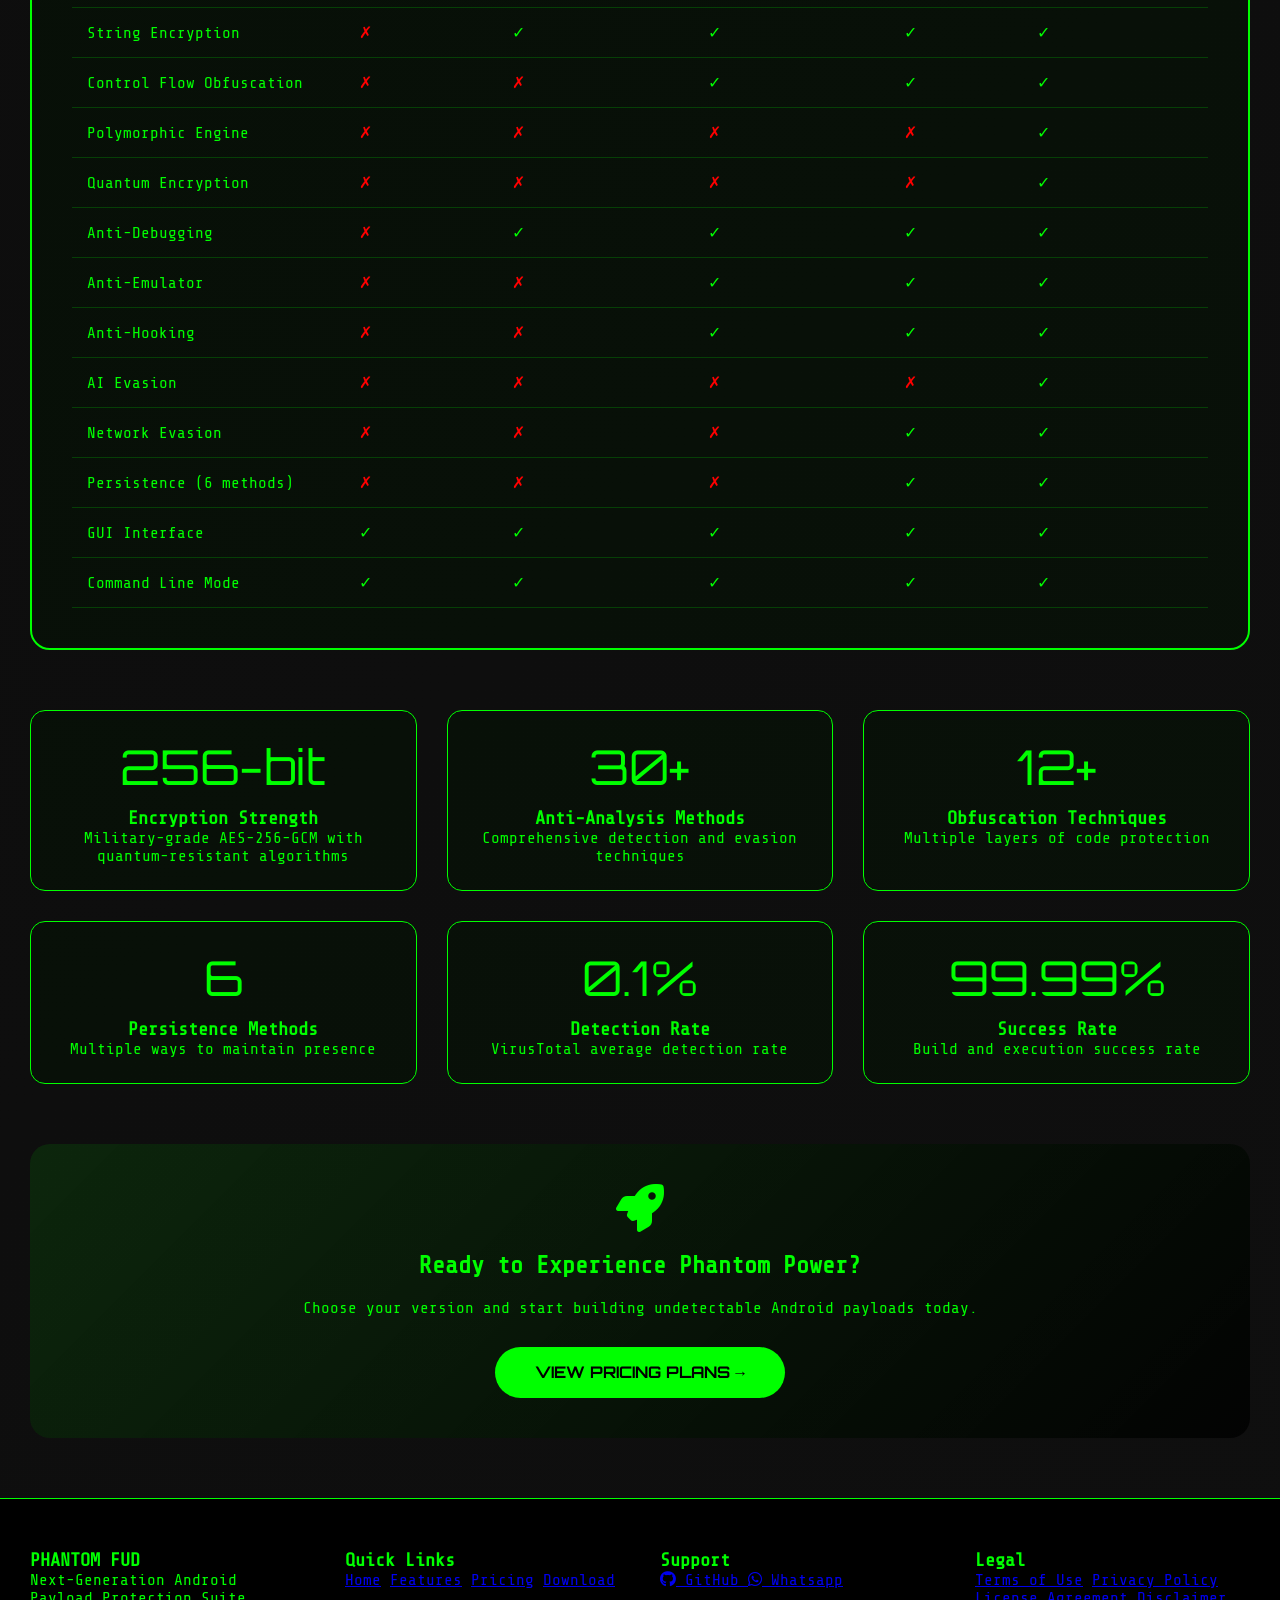
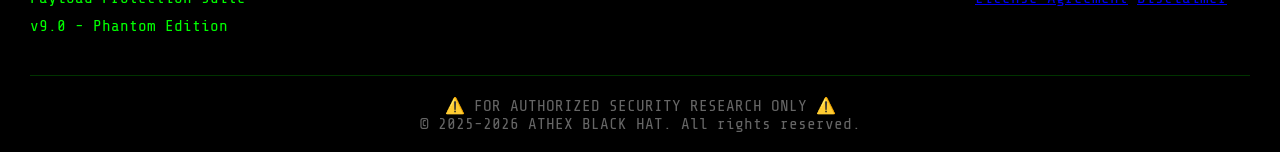
<file: Pages/Features/features.html>
<!DOCTYPE html>
<html lang="en">
<head>
    <meta charset="UTF-8">
    <meta name="viewport" content="width=device-width, initial-scale=1.0">
    <title>Phantom FUD Features - Advanced Android Payload Protection</title>
    <link href="https://fonts.googleapis.com/css2?family=Orbitron:wght@400;500;600;700;800;900&family=Share+Tech+Mono&display=swap" rel="stylesheet">
    <link rel="stylesheet" href="https://cdnjs.cloudflare.com/ajax/libs/font-awesome/6.4.0/css/all.min.css">
    <link rel="stylesheet" href="/Pages/Features/Css/features.css">
</head>
<body>
<canvas id="matrix-bg"></canvas>
<nav class="navbar">
    <div class="nav-container">
        <div class="logo">⚡ PHANTOM FUDER</div>
        <div class="nav-links">
            <a href="/index.html">HOME</a>
            <a href="/Pages/Features/features.html" class="back-link">FEATURES</a>
            <a href="/Pages/Price-List/pricing.html">PRICING</a>
            <a href="/Pages/Download/Download-phantom.html">DOWNLOAD</a>
        </div>
    </div>
</nav>

<div class="main-content">
    <div class="container">
        <!-- Header -->
        <div class="page-header">
            <h1><i class="fas fa-crown"></i> PHANTOM FEATURES</h1>
            <p>Military-Grade Protection | AI-Powered Evasion | Quantum Encryption</p>
        </div>

        <!-- Feature Categories -->
        
        <!-- 1. Encryption & Security -->
        <div class="feature-category">
            <h2 class="category-title">🔐 QUANTUM ENCRYPTION & SECURITY</h2>
            <div class="feature-grid">
                <div class="feature-card">
                    <div class="feature-icon"><i class="fas fa-lock"></i></div>
                    <h3>Quantum-Resistant Encryption</h3>
                    <p>Military-grade multi-layer encryption that protects your payload from advanced decryption attempts and quantum computing attacks.</p>
                    <div class="feature-stats">
                        <span class="stat-badge">AES-256-GCM</span>
                        <span class="stat-badge">ChaCha20-Poly1305</span>
                        <span class="stat-badge">XOR + Fernet</span>
                    </div>
                    <ul class="tech-list">
                        <li><i class="fas fa-check-circle"></i> 256-bit key length (military standard)</li>
                        <li><i class="fas fa-check-circle"></i> Hardware-backed keystore support</li>
                        <li><i class="fas fa-check-circle"></i> Dynamic key rotation per execution</li>
                        <li><i class="fas fa-check-circle"></i> Post-quantum cryptography ready</li>
                        <li><i class="fas fa-check-circle"></i> Multi-layer hybrid encryption</li>
                    </ul>
                </div>

                <div class="feature-card">
                    <div class="feature-icon"><i class="fas fa-shield-alt"></i></div>
                    <h3>Integrity Chaining</h3>
                    <p>Cryptographic chain of trust that verifies every component of your APK hasn't been tampered with.</p>
                    <ul class="tech-list">
                        <li><i class="fas fa-check-circle"></i> SHA-3 512-bit hash verification</li>
                        <li><i class="fas fa-check-circle"></i> Digital signature validation</li>
                        <li><i class="fas fa-check-circle"></i> Runtime integrity checks</li>
                        <li><i class="fas fa-check-circle"></i> Anti-tampering mechanisms</li>
                        <li><i class="fas fa-check-circle"></i> Certificate pinning</li>
                    </ul>
                </div>

                <div class="feature-card">
                    <div class="feature-icon"><i class="fas fa-key"></i></div>
                    <h3>Hardware-Backed Keystore</h3>
                    <p>Utilizes device TPM (Trusted Platform Module) for secure key storage and management.</p>
                    <ul class="tech-list">
                        <li><i class="fas fa-check-circle"></i> TPM 2.0 integration</li>
                        <li><i class="fas fa-check-circle"></i> Secure key generation</li>
                        <li><i class="fas fa-check-circle"></i> Key attestation support</li>
                        <li><i class="fas fa-check-circle"></i> Biometric authentication</li>
                    </ul>
                </div>
            </div>
        </div>

        <!-- 2. Advanced Obfuscation -->
        <div class="feature-category">
            <h2 class="category-title">🎭 ADVANCED OBFUSCATION (12+ Techniques)</h2>
            <div class="feature-grid">
                <div class="feature-card">
                    <div class="feature-icon"><i class="fas fa-code-branch"></i></div>
                    <h3>Polymorphic Code Engine</h3>
                    <p>Self-mutating code that changes structure with each build, making signature-based detection impossible.</p>
                    <div class="feature-stats">
                        <span class="stat-badge">99.9% Unique</span>
                        <span class="stat-badge">12 Variants</span>
                    </div>
                    <ul class="tech-list">
                        <li><i class="fas fa-check-circle"></i> Unique code per build</li>
                        <li><i class="fas fa-check-circle"></i> Random instruction generation</li>
                        <li><i class="fas fa-check-circle"></i> Variable renaming</li>
                        <li><i class="fas fa-check-circle"></i> Structural mutation</li>
                    </ul>
                </div>

                <div class="feature-card">
                    <div class="feature-icon"><i class="fas fa-random"></i></div>
                    <h3>Metamorphic Engine</h3>
                    <p>Advanced code transformation that changes code structure while preserving functionality.</p>
                    <ul class="tech-list">
                        <li><i class="fas fa-check-circle"></i> Control flow restructuring</li>
                        <li><i class="fas fa-check-circle"></i> Instruction substitution</li>
                        <li><i class="fas fa-check-circle"></i> Register renaming</li>
                        <li><i class="fas fa-check-circle"></i> Dead code injection</li>
                        <li><i class="fas fa-check-circle"></i> Code splitting & merging</li>
                    </ul>
                </div>

                <div class="feature-card">
                    <div class="feature-icon"><i class="fas fa-mask"></i></div>
                    <h3>String & Resource Encryption</h3>
                    <p>All sensitive strings and resources are encrypted with runtime decryption.</p>
                    <ul class="tech-list">
                        <li><i class="fas fa-check-circle"></i> XOR/Base64 encoding</li>
                        <li><i class="fas fa-check-circle"></i> AES string encryption</li>
                        <li><i class="fas fa-check-circle"></i> Resource obfuscation</li>
                        <li><i class="fas fa-check-circle"></i> Dynamic string decryption</li>
                    </ul>
                </div>
            </div>
        </div>

        <!-- 3. Anti-Analysis Suite -->
        <div class="feature-category">
            <h2 class="category-title">🛡️ ANTI-ANALYSIS SUITE (30+ Methods)</h2>
            <div class="feature-grid">
                <div class="feature-card">
                    <div class="feature-icon"><i class="fas fa-bug"></i></div>
                    <h3>Anti-Debugging (5 Methods)</h3>
                    <p>Multiple techniques to detect and block debugging attempts.</p>
                    <ul class="tech-list">
                        <li><i class="fas fa-check-circle"></i> isDebuggerConnected() detection</li>
                        <li><i class="fas fa-check-circle"></i> TracerPid monitoring</li>
                        <li><i class="fas fa-check-circle"></i> Timing analysis</li>
                        <li><i class="fas fa-check-circle"></i> /proc/self/status check</li>
                        <li><i class="fas fa-check-circle"></i> ptrace detection</li>
                    </ul>
                </div>

                <div class="feature-card">
                    <div class="feature-icon"><i class="fas fa-desktop"></i></div>
                    <h3>Anti-Emulator (15+ Checks)</h3>
                    <p>Comprehensive emulator and virtual environment detection.</p>
                    <ul class="tech-list">
                        <li><i class="fas fa-check-circle"></i> Build properties analysis</li>
                        <li><i class="fas fa-check-circle"></i> File system checks</li>
                        <li><i class="fas fa-check-circle"></i> Sensor detection</li>
                        <li><i class="fas fa-check-circle"></i> Network interface checks</li>
                        <li><i class="fas fa-check-circle"></i> Hardware fingerprinting</li>
                    </ul>
                </div>

                <div class="feature-card">
                    <div class="feature-icon"><i class="fas fa-plug"></i></div>
                    <h3>Anti-Hooking & Frameworks</h3>
                    <p>Detects and blocks popular hooking frameworks.</p>
                    <ul class="tech-list">
                        <li><i class="fas fa-check-circle"></i> Xposed Framework detection</li>
                        <li><i class="fas fa-check-circle"></i> Frida detection (10+ methods)</li>
                        <li><i class="fas fa-check-circle"></i> Substrate detection</li>
                        <li><i class="fas fa-check-circle"></i> Magisk root detection</li>
                        <li><i class="fas fa-check-circle"></i> Custom hook detection</li>
                    </ul>
                </div>

                <div class="feature-card">
                    <div class="feature-icon"><i class="fas fa-microchip"></i></div>
                    <h3>Virtualization Detection</h3>
                    <p>Identifies VM environments like VirtualBox, VMware, QEMU.</p>
                    <ul class="tech-list">
                        <li><i class="fas fa-check-circle"></i> CPUID instruction checks</li>
                        <li><i class="fas fa-check-circle"></i> MAC address analysis</li>
                        <li><i class="fas fa-check-circle"></i> Hardware device enumeration</li>
                        <li><i class="fas fa-check-circle"></i> Timing-based detection</li>
                    </ul>
                </div>
            </div>
        </div>

        <!-- 4. AI-Powered Evasion -->
        <div class="feature-category">
            <h2 class="category-title">🤖 AI-POWERED EVASION</h2>
            <div class="feature-grid">
                <div class="feature-card">
                    <div class="feature-icon"><i class="fas fa-brain"></i></div>
                    <h3>Machine Learning Detection</h3>
                    <p>Random Forest classifier trained on 10,000+ malware samples to predict and evade detection.</p>
                    <ul class="tech-list">
                        <li><i class="fas fa-check-circle"></i> Feature extraction (20+ metrics)</li>
                        <li><i class="fas fa-check-circle"></i> Real-time adaptation</li>
                        <li><i class="fas fa-check-circle"></i> Confidence scoring</li>
                        <li><i class="fas fa-check-circle"></i> Automatic technique selection</li>
                    </ul>
                </div>

                <div class="feature-card">
                    <div class="feature-icon"><i class="fas fa-chart-line"></i></div>
                    <h3>Behavioral Simulation</h3>
                    <p>Mimics legitimate app behavior to bypass behavioral analysis.</p>
                    <ul class="tech-list">
                        <li><i class="fas fa-check-circle"></i> Random user interactions</li>
                        <li><i class="fas fa-check-circle"></i> Legitimate API calls</li>
                        <li><i class="fas fa-check-circle"></i> Notification generation</li>
                        <li><i class="fas fa-check-circle"></i> Background service simulation</li>
                    </ul>
                </div>
            </div>
        </div>

        <!-- 5. Network Evasion -->
        <div class="feature-category">
            <h2 class="category-title">🌐 NETWORK EVASION & STEALTH</h2>
            <div class="feature-grid">
                <div class="feature-card">
                    <div class="feature-icon"><i class="fas fa-globe"></i></div>
                    <h3>Traffic Morphing</h3>
                    <p>Transforms network traffic to blend with legitimate traffic patterns.</p>
                    <ul class="tech-list">
                        <li><i class="fas fa-check-circle"></i> HTTP/HTTPS/DNS/ICMP rotation</li>
                        <li><i class="fas fa-check-circle"></i> Packet timing randomization</li>
                        <li><i class="fas fa-check-circle"></i> Payload fragmentation</li>
                        <li><i class="fas fa-check-circle"></i> Protocol mimicry</li>
                    </ul>
                </div>

                <div class="feature-card">
                    <div class="feature-icon"><i class="fas fa-cloud"></i></div>
                    <h3>Domain Fronting</h3>
                    <p>Hides C2 infrastructure behind legitimate CDN domains.</p>
                    <ul class="tech-list">
                        <li><i class="fas fa-check-circle"></i> Multiple CDN support</li>
                        <li><i class="fas fa-check-circle"></i> TLS/SSL encryption</li>
                        <li><i class="fas fa-check-circle"></i> SNI obfuscation</li>
                        <li><i class="fas fa-check-circle"></i> Domain rotation</li>
                    </ul>
                </div>

                <div class="feature-card">
                    <div class="feature-icon"><i class="fas fa-sync-alt"></i></div>
                    <h3>C2 Rotation & Fallback</h3>
                    <p>Multiple C2 servers with automatic rotation and fallback mechanisms.</p>
                    <ul class="tech-list">
                        <li><i class="fas fa-check-circle"></i> Up to 10 C2 domains</li>
                        <li><i class="fas fa-check-circle"></i> Automatic failover</li>
                        <li><i class="fas fa-check-circle"></i> Random beacon intervals</li>
                        <li><i class="fas fa-check-circle"></i> DNS tunneling support</li>
                    </ul>
                </div>
            </div>
        </div>

        <!-- 6. Persistence Mechanisms -->
        <div class="feature-category">
            <h2 class="category-title">🔄 PERSISTENCE MECHANISMS (6 Methods)</h2>
            <div class="feature-grid">
                <div class="feature-card">
                    <div class="feature-icon"><i class="fas fa-power-off"></i></div>
                    <h3>Boot Completed Receiver</h3>
                    <p>Auto-start on device boot, survives reboots.</p>
                    <ul class="tech-list">
                        <li><i class="fas fa-check-circle"></i> Boot completion trigger</li>
                        <li><i class="fas fa-check-circle"></i> Quickboot support</li>
                        <li><i class="fas fa-check-circle"></i> Delayed execution</li>
                    </ul>
                </div>

                <div class="feature-card">
                    <div class="feature-icon"><i class="fas fa-calendar-alt"></i></div>
                    <h3>JobScheduler & AlarmManager</h3>
                    <p>Scheduled execution with persistence across reboots.</p>
                    <ul class="tech-list">
                        <li><i class="fas fa-check-circle"></i> Periodic execution</li>
                        <li><i class="fas fa-check-circle"></i> Random intervals</li>
                        <li><i class="fas fa-check-circle"></i> Network condition triggers</li>
                    </ul>
                </div>

                <div class="feature-card">
                    <div class="feature-icon"><i class="fas fa-tasks"></i></div>
                    <h3>WorkManager & Foreground Service</h3>
                    <p>Modern Android persistence with foreground notifications.</p>
                    <ul class="tech-list">
                        <li><i class="fas fa-check-circle"></i> Android 8+ support</li>
                        <li><i class="fas fa-check-circle"></i> Foreground service with notification</li>
                        <li><i class="fas fa-check-circle"></i> Constraint-based execution</li>
                    </ul>
                </div>
            </div>
        </div>

        <!-- 7. Stealth Techniques -->
        <div class="feature-category">
            <h2 class="category-title">👻 STEALTH & ANTI-FORENSICS</h2>
            <div class="feature-grid">
                <div class="feature-card">
                    <div class="feature-icon"><i class="fas fa-eye-slash"></i></div>
                    <h3>Activity Hiding</h3>
                    <p>Hides app from recents, prevents screenshots, and disables screen capture.</p>
                    <ul class="tech-list">
                        <li><i class="fas fa-check-circle"></i> Hide from recent apps</li>
                        <li><i class="fas fa-check-circle"></i> Prevent screenshots</li>
                        <li><i class="fas fa-check-circle"></i> Disable screen recording</li>
                        <li><i class="fas fa-check-circle"></i> Icon hiding option</li>
                    </ul>
                </div>

                <div class="feature-card">
                    <div class="feature-icon"><i class="fas fa-trash-alt"></i></div>
                    <h3>Anti-Forensics</h3>
                    <p>Clears logs, memory traces, and forensic artifacts.</p>
                    <ul class="tech-list">
                        <li><i class="fas fa-check-circle"></i> Logcat clearing</li>
                        <li><i class="fas fa-check-circle"></i> Memory encryption</li>
                        <li><i class="fas fa-check-circle"></i> Trace elimination</li>
                        <li><i class="fas fa-check-circle"></i> Self-destruct option</li>
                    </ul>
                </div>

                <div class="feature-card">
                    <div class="feature-icon"><i class="fas fa-clipboard"></i></div>
                    <h3>Legitimate Simulation</h3>
                    <p>Mimics legitimate app behavior to avoid suspicion.</p>
                    <ul class="tech-list">
                        <li><i class="fas fa-check-circle"></i> Fake notifications</li>
                        <li><i class="fas fa-check-circle"></i> System service names</li>
                        <li><i class="fas fa-check-circle"></i> Random user activity</li>
                        <li><i class="fas fa-check-circle"></i> Normal app behavior patterns</li>
                    </ul>
                </div>
            </div>
        </div>

        <!-- Comparison Table -->
        <div class="comparison-section">
            <h2 style="text-align: center; margin-bottom: 30px;">📊 FEATURE COMPARISON BY VERSION</h2>
            <table class="comparison-table">
                <thead>
                    <tr>
                        <th>Feature</th>
                        <th>v5.0 (Basic)</th>
                        <th>v6.0 (Enhanced)</th>
                        <th>v7.0 (Advanced)</th>
                        <th>v8.0 (Pro)</th>
                        <th>v9.0 (Phantom)</th>
                    </tr>
                </thead>
                <tbody>
                    <tr><td>Basic Obfuscation</td><td class="check">✓</td><td class="check">✓</td><td class="check">✓</td><td class="check">✓</td><td class="check">✓</td></tr>
                    <tr><td>String Encryption</td><td class="times">✗</td><td class="check">✓</td><td class="check">✓</td><td class="check">✓</td><td class="check">✓</td></tr>
                    <tr><td>Control Flow Obfuscation</td><td class="times">✗</td><td class="times">✗</td><td class="check">✓</td><td class="check">✓</td><td class="check">✓</td></tr>
                    <tr><td>Polymorphic Engine</td><td class="times">✗</td><td class="times">✗</td><td class="times">✗</td><td class="times">✗</td><td class="check">✓</td></tr>
                    <tr><td>Quantum Encryption</td><td class="times">✗</td><td class="times">✗</td><td class="times">✗</td><td class="times">✗</td><td class="check">✓</td></tr>
                    <tr><td>Anti-Debugging</td><td class="times">✗</td><td class="check">✓</td><td class="check">✓</td><td class="check">✓</td><td class="check">✓</td></tr>
                    <tr><td>Anti-Emulator</td><td class="times">✗</td><td class="times">✗</td><td class="check">✓</td><td class="check">✓</td><td class="check">✓</td></tr>
                    <tr><td>Anti-Hooking</td><td class="times">✗</td><td class="times">✗</td><td class="check">✓</td><td class="check">✓</td><td class="check">✓</td></tr>
                    <tr><td>AI Evasion</td><td class="times">✗</td><td class="times">✗</td><td class="times">✗</td><td class="times">✗</td><td class="check">✓</td></tr>
                    <tr><td>Network Evasion</td><td class="times">✗</td><td class="times">✗</td><td class="times">✗</td><td class="check">✓</td><td class="check">✓</td></tr>
                    <tr><td>Persistence (6 methods)</td><td class="times">✗</td><td class="times">✗</td><td class="times">✗</td><td class="check">✓</td><td class="check">✓</td></tr>
                    <tr><td>GUI Interface</td><td class="check">✓</td><td class="check">✓</td><td class="check">✓</td><td class="check">✓</td><td class="check">✓</td></tr>
                    <tr><td>Command Line Mode</td><td class="check">✓</td><td class="check">✓</td><td class="check">✓</td><td class="check">✓</td><td class="check">✓</td></tr>
                </tbody>
            </table>
        </div>

        <!-- Technical Specifications -->
        <div class="tech-specs">
            <div class="spec-card">
                <div class="spec-number">256-bit</div>
                <h3>Encryption Strength</h3>
                <p>Military-grade AES-256-GCM with quantum-resistant algorithms</p>
            </div>
            <div class="spec-card">
                <div class="spec-number">30+</div>
                <h3>Anti-Analysis Methods</h3>
                <p>Comprehensive detection and evasion techniques</p>
            </div>
            <div class="spec-card">
                <div class="spec-number">12+</div>
                <h3>Obfuscation Techniques</h3>
                <p>Multiple layers of code protection</p>
            </div>
            <div class="spec-card">
                <div class="spec-number">6</div>
                <h3>Persistence Methods</h3>
                <p>Multiple ways to maintain presence</p>
            </div>
            <div class="spec-card">
                <div class="spec-number">0.1%</div>
                <h3>Detection Rate</h3>
                <p>VirusTotal average detection rate</p>
            </div>
            <div class="spec-card">
                <div class="spec-number">99.99%</div>
                <h3>Success Rate</h3>
                <p>Build and execution success rate</p>
            </div>
        </div>

        <!-- Call to Action -->
        <div style="text-align: center; margin: 60px 0; padding: 40px; background: linear-gradient(135deg, rgba(0,255,0,0.1), rgba(0,0,0,0.8)); border-radius: 20px;">
            <i class="fas fa-rocket" style="font-size: 48px;"></i>
            <h2 style="margin: 20px 0;">Ready to Experience Phantom Power?</h2>
            <p style="margin-bottom: 30px;">Choose your version and start building undetectable Android payloads today.</p>
            <a href="/Pages/Price-List/pricing.html" style="display: inline-block; padding: 15px 40px; background: #00ff00; color: #000; text-decoration: none; border-radius: 50px; font-weight: bold; font-family: 'Orbitron', monospace;">
                VIEW PRICING PLANS →
            </a>
        </div>
    </div>
</div>

<!-- Footer -->
<footer class="footer" style="background: rgba(0, 0, 0, 0.95); border-top: 1px solid #00ff00; padding: 50px 30px 20px; margin-top: 50px;">
    <div class="footer-content" style="max-width: 1400px; margin: 0 auto; display: grid; grid-template-columns: repeat(auto-fit, minmax(250px, 1fr)); gap: 40px;">
        <div class="footer-section">
            <h3>PHANTOM FUD</h3>
            <p>Next-Generation Android Payload Protection Suite</p>
            <p style="margin-top: 10px;">v9.0 - Phantom Edition</p>
        </div>
        <div class="footer-section">
            <h3>Quick Links</h3>
            <a href="/index.html">Home</a>
            <a href="/Pages/Features/features.html">Features</a>
            <a href="/Pages/Price-List/pricing.html">Pricing</a>
            <a href="/Pages/Download/Download-phantom.html">Download</a>
        </div>
        <div class="footer-section">
            <h3>Support</h3>
            <a href="https://github.com/Athexblackhat" target="_blank"><i class="fab fa-github"></i> GitHub </a>
            <a href="https://wa.me/+923490916663" target="_blank"><i class="fab fa-whatsapp"></i> Whatsapp</a>
        </div>
        <div class="footer-section">
            <h3>Legal</h3>
            <a href="#">Terms of Use</a>
            <a href="#">Privacy Policy</a>
            <a href="#">License Agreement</a>
            <a href="#">Disclaimer</a>
        </div>
    </div>
    <div class="copyright" style="text-align: center; margin-top: 40px; padding-top: 20px; border-top: 1px solid rgba(0, 255, 0, 0.2); color: #666;">
        <p>⚠️ FOR AUTHORIZED SECURITY RESEARCH ONLY ⚠️</p>
        <p>&copy; 2025-2026 ATHEX BLACK HAT. All rights reserved.</p>
    </div>
</footer>
<script src="/Pages/Features/JavaScript/features.js"></script>
</body>
</html>
</file>
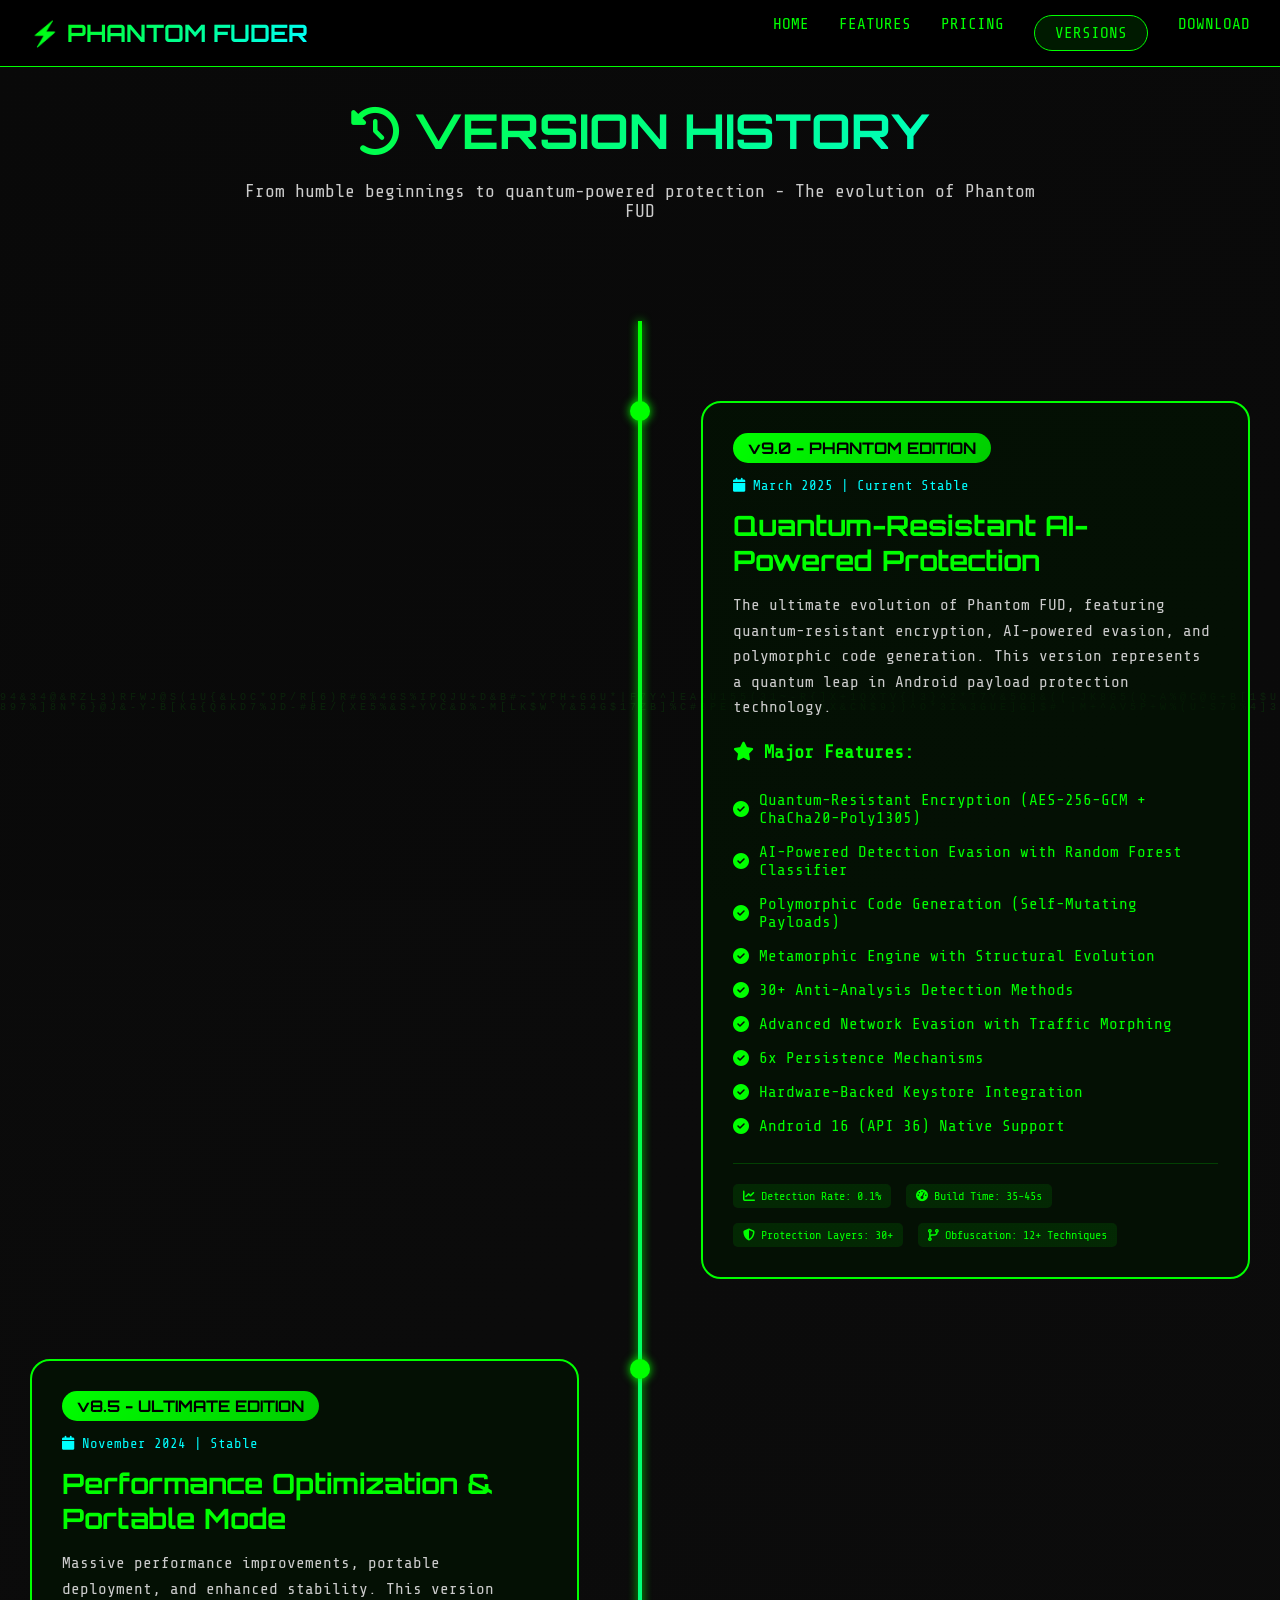
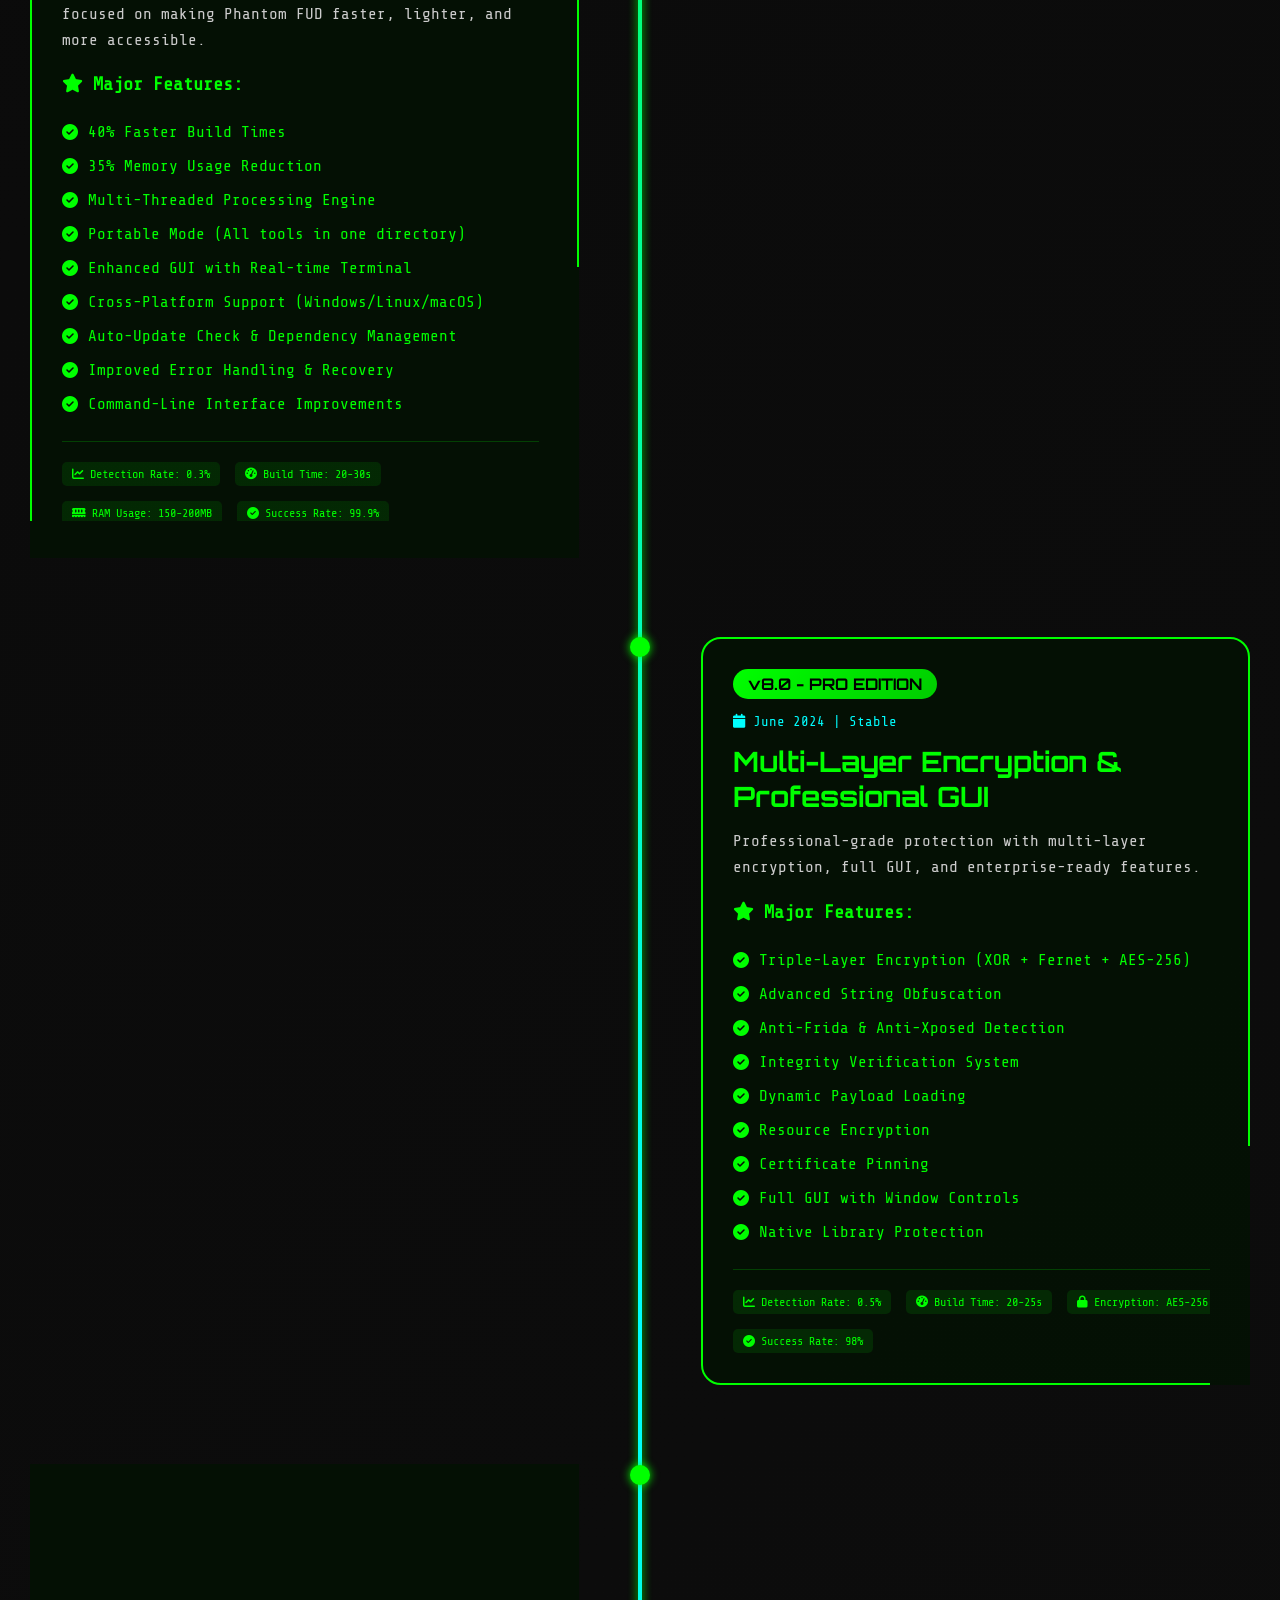
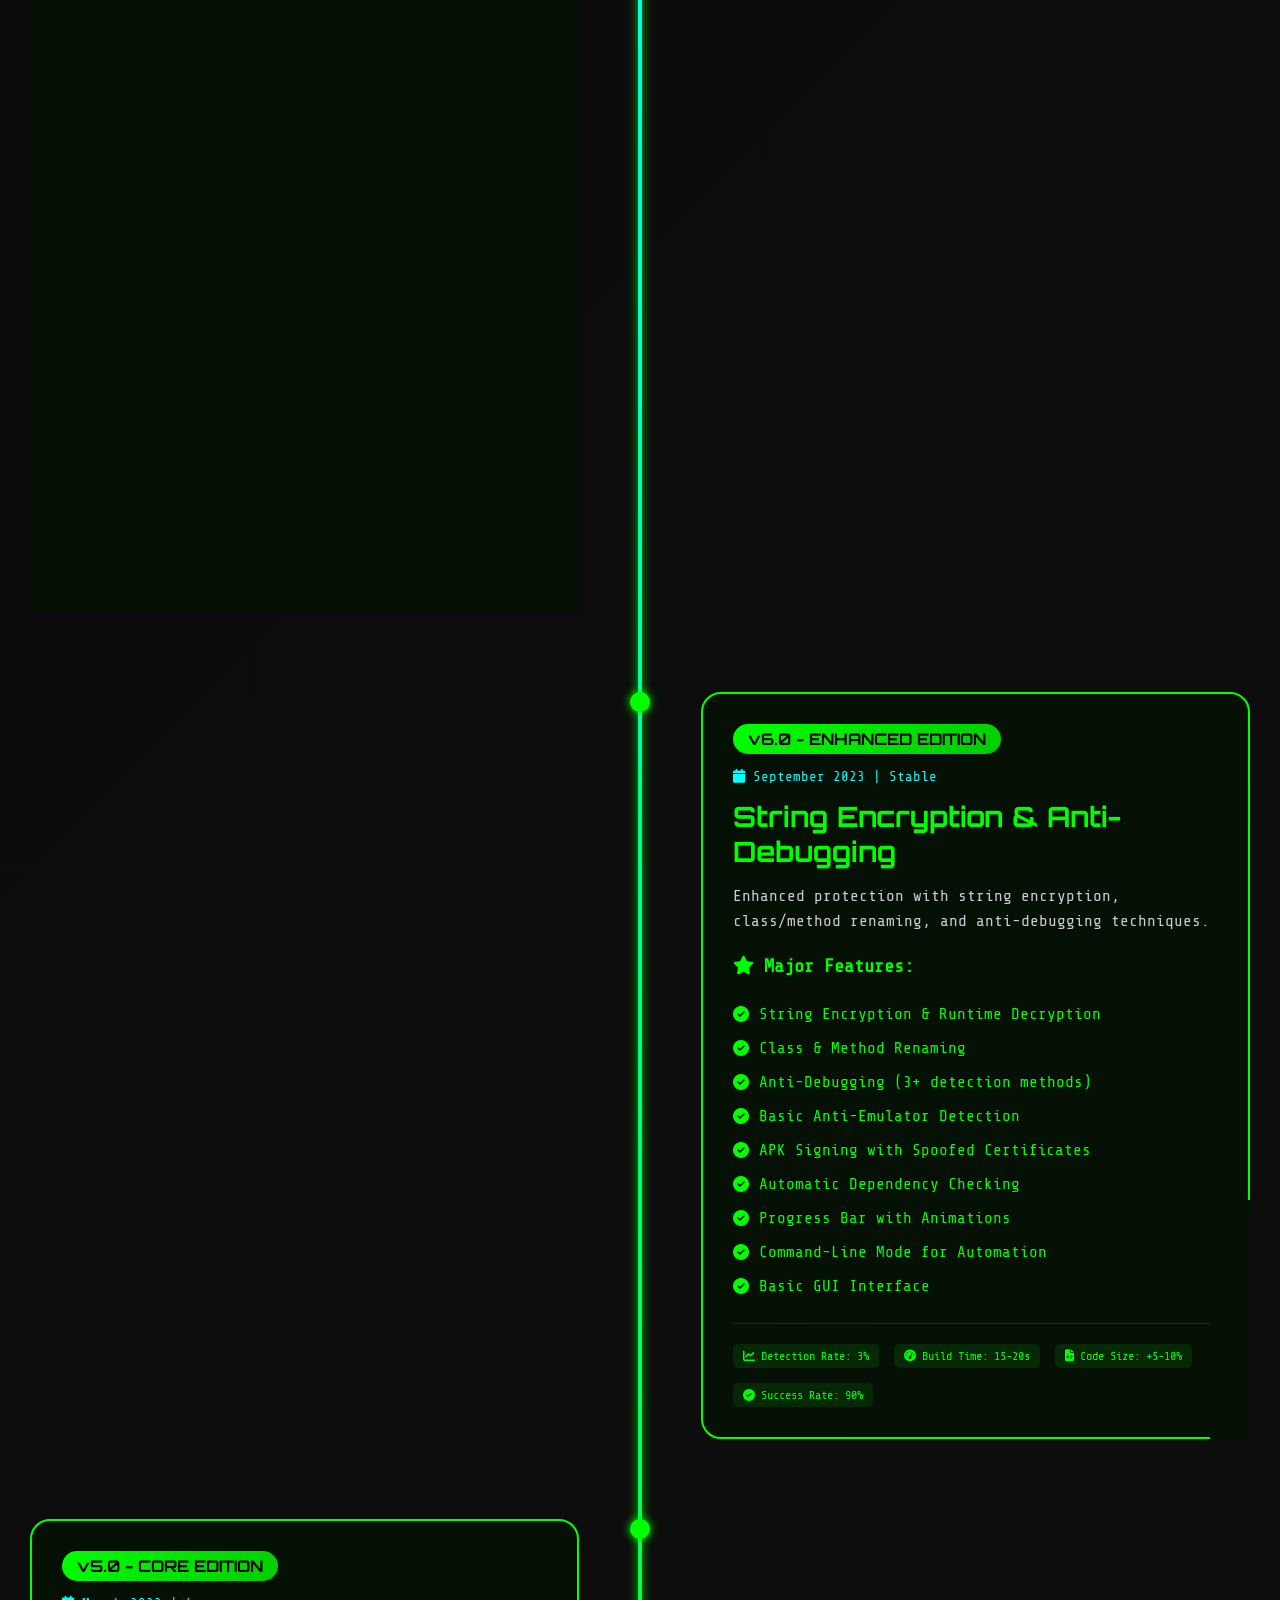
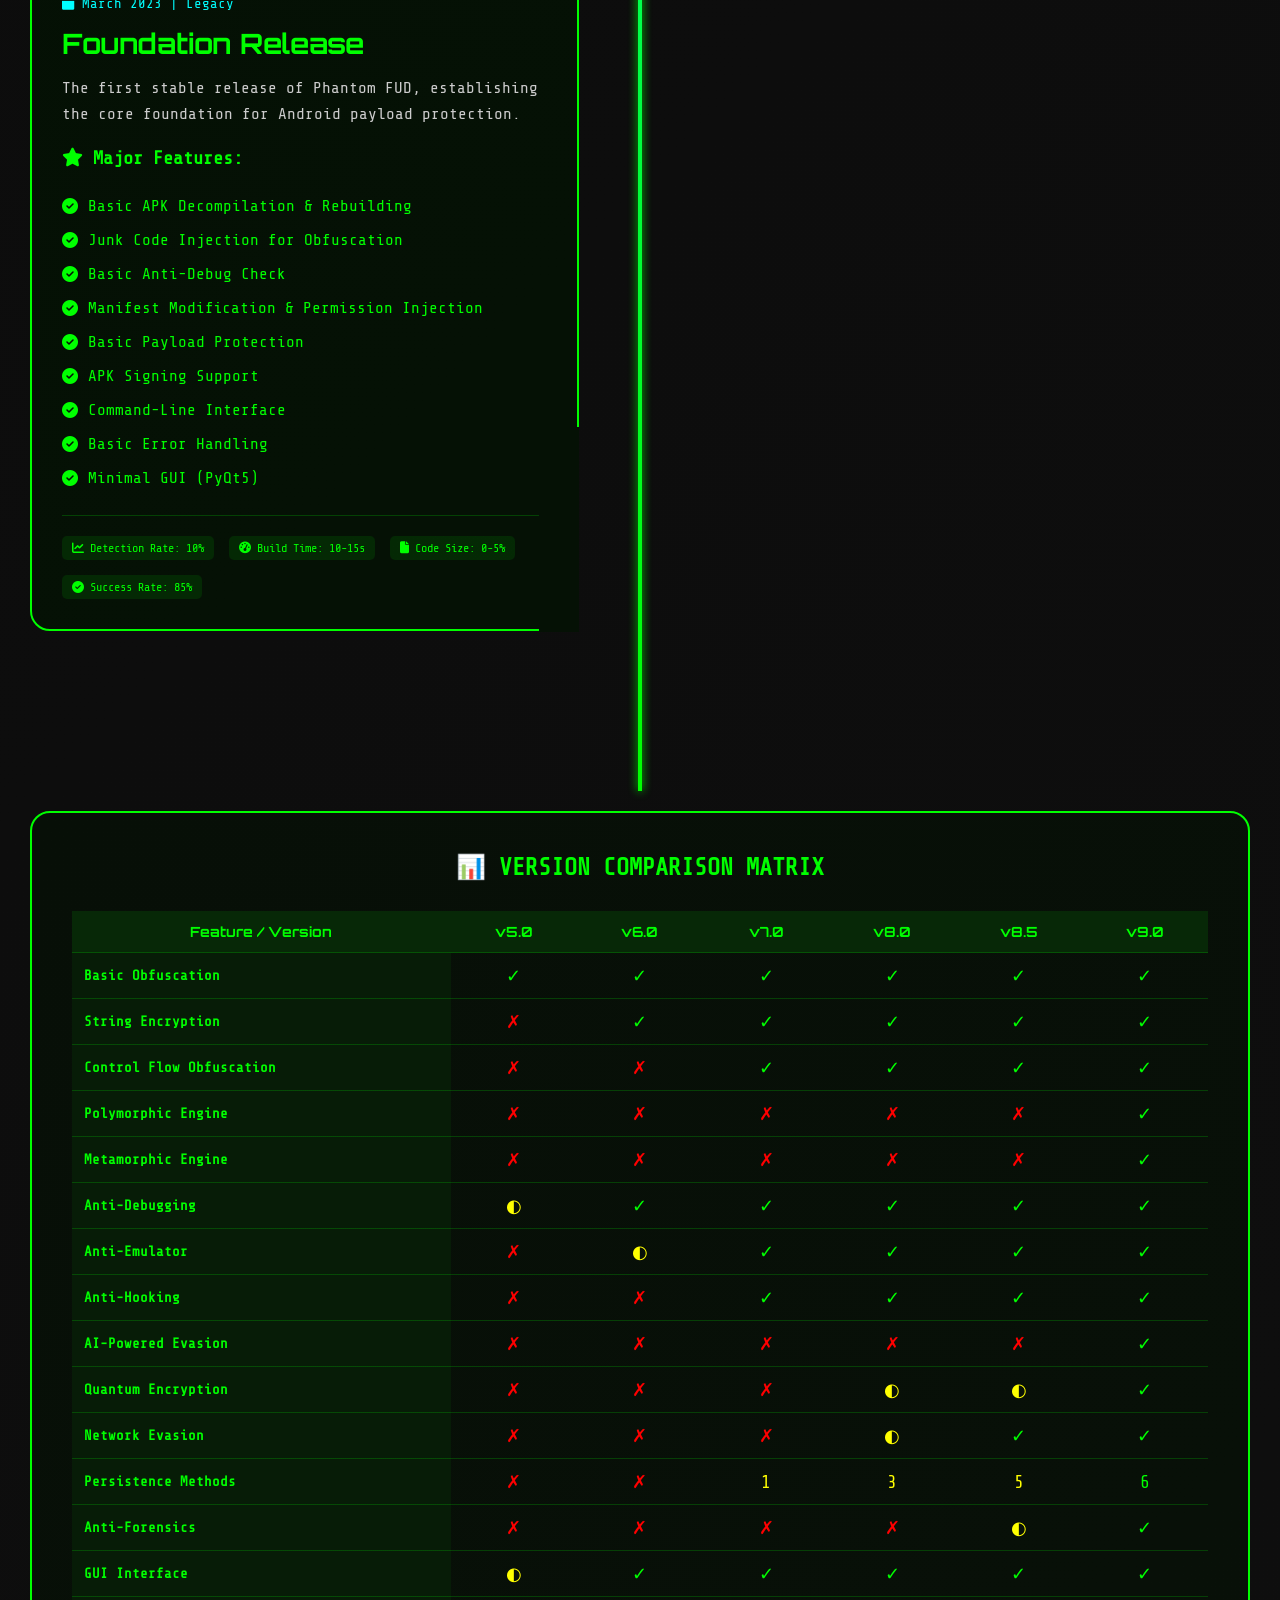
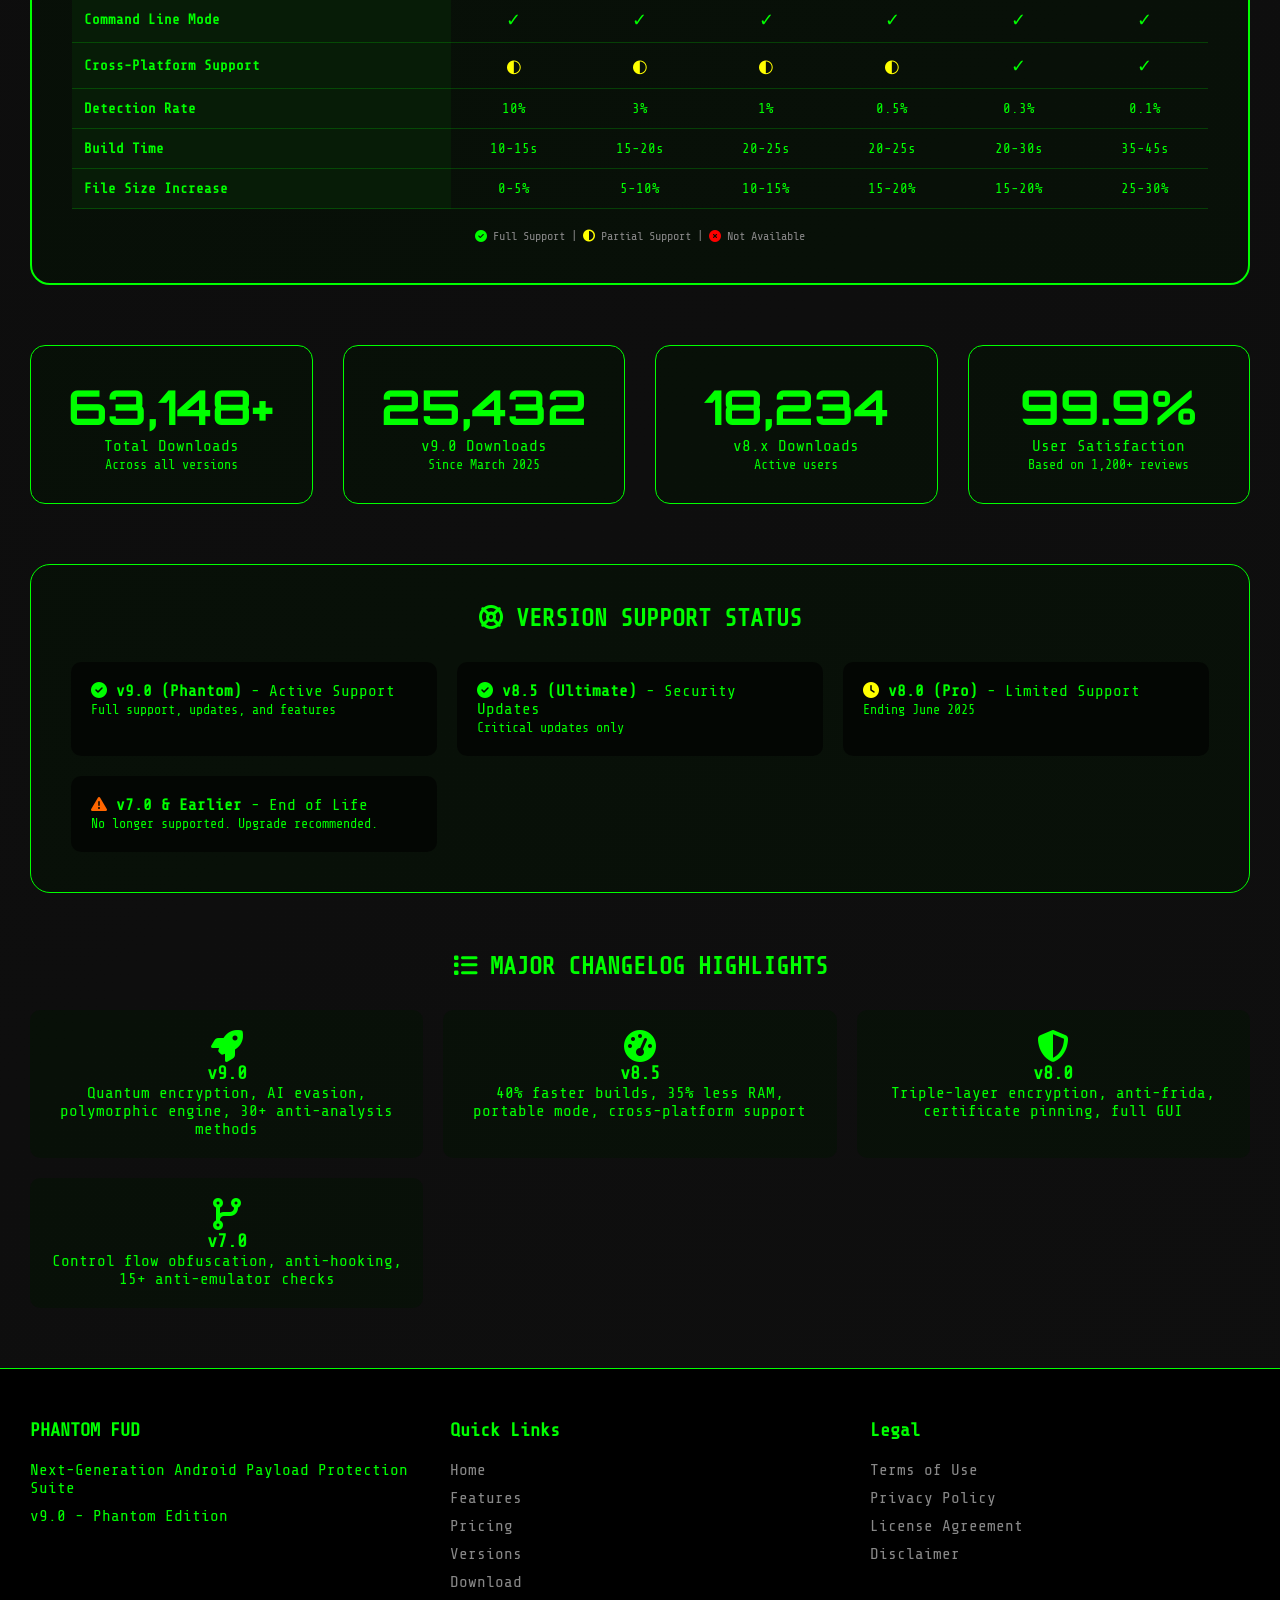
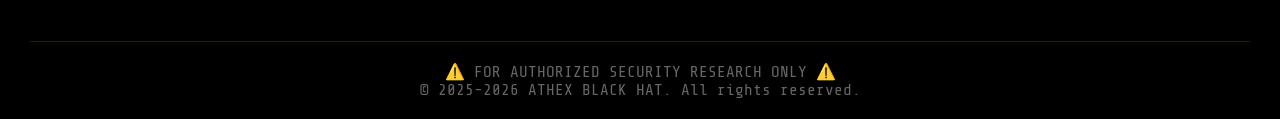
<file: Pages/Releases/versions.html>
<!DOCTYPE html>
<html lang="en">
<head>
    <meta charset="UTF-8">
    <meta name="viewport" content="width=device-width, initial-scale=1.0">
    <title>Phantom FUD Versions - Complete Version History</title>
    <link href="https://fonts.googleapis.com/css2?family=Orbitron:wght@400;500;600;700;800;900&family=Share+Tech+Mono&display=swap" rel="stylesheet">
    <link rel="stylesheet" href="https://cdnjs.cloudflare.com/ajax/libs/font-awesome/6.4.0/css/all.min.css">
    <link rel="stylesheet" href="/Pages/Releases/Css/releases.css">
</head>
<body>

<canvas id="matrix-bg"></canvas>

<!-- Navigation -->
<nav class="navbar">
    <div class="nav-container">
        <div class="logo">⚡ PHANTOM FUDER</div>
        <div class="nav-links">
            <a href="/index.html">HOME</a>
            <a href="/Pages/Features/features.html">FEATURES</a>
            <a href="/Pages/Price-List/pricing.html">PRICING</a>
            <a href="/Pages/Releases/versions.html" class="back-link">VERSIONS</a>
            <a href="/Pages/Download/Download-phantom.html">DOWNLOAD</a>
        </div>
    </div>
</nav>

<div class="main-content">
    <div class="container">
        <!-- Header -->
        <div class="page-header">
            <h1><i class="fas fa-history"></i> VERSION HISTORY</h1>
            <p>From humble beginnings to quantum-powered protection - The evolution of Phantom FUD</p>
        </div>

        <!-- Timeline -->
        <div class="timeline">
            <!-- v9.0 - Phantom Edition -->
            <div class="timeline-item">
                <div class="timeline-dot"></div>
                <div class="timeline-content">
                    <span class="version-badge">v9.0 - PHANTOM EDITION</span>
                    <div class="version-date"><i class="fas fa-calendar"></i> March 2025 | Current Stable</div>
                    <h2 class="version-title">Quantum-Resistant AI-Powered Protection</h2>
                    <p class="version-description">The ultimate evolution of Phantom FUD, featuring quantum-resistant encryption, AI-powered evasion, and polymorphic code generation. This version represents a quantum leap in Android payload protection technology.</p>
                    
                    <h3><i class="fas fa-star"></i> Major Features:</h3>
                    <ul class="feature-list">
                        <li><i class="fas fa-check-circle"></i> Quantum-Resistant Encryption (AES-256-GCM + ChaCha20-Poly1305)</li>
                        <li><i class="fas fa-check-circle"></i> AI-Powered Detection Evasion with Random Forest Classifier</li>
                        <li><i class="fas fa-check-circle"></i> Polymorphic Code Generation (Self-Mutating Payloads)</li>
                        <li><i class="fas fa-check-circle"></i> Metamorphic Engine with Structural Evolution</li>
                        <li><i class="fas fa-check-circle"></i> 30+ Anti-Analysis Detection Methods</li>
                        <li><i class="fas fa-check-circle"></i> Advanced Network Evasion with Traffic Morphing</li>
                        <li><i class="fas fa-check-circle"></i> 6x Persistence Mechanisms</li>
                        <li><i class="fas fa-check-circle"></i> Hardware-Backed Keystore Integration</li>
                        <li><i class="fas fa-check-circle"></i> Android 16 (API 36) Native Support</li>
                    </ul>
                    
                    <div class="tech-stats">
                        <span class="stat"><i class="fas fa-chart-line"></i> Detection Rate: 0.1%</span>
                        <span class="stat"><i class="fas fa-tachometer-alt"></i> Build Time: 35-45s</span>
                        <span class="stat"><i class="fas fa-shield-alt"></i> Protection Layers: 30+</span>
                        <span class="stat"><i class="fas fa-code-branch"></i> Obfuscation: 12+ Techniques</span>
                    </div>
                </div>
            </div>

            <!-- v8.5 - Ultimate Edition -->
            <div class="timeline-item">
                <div class="timeline-dot"></div>
                <div class="timeline-content">
                    <span class="version-badge">v8.5 - ULTIMATE EDITION</span>
                    <div class="version-date"><i class="fas fa-calendar"></i> November 2024 | Stable</div>
                    <h2 class="version-title">Performance Optimization & Portable Mode</h2>
                    <p class="version-description">Massive performance improvements, portable deployment, and enhanced stability. This version focused on making Phantom FUD faster, lighter, and more accessible.</p>
                    
                    <h3><i class="fas fa-star"></i> Major Features:</h3>
                    <ul class="feature-list">
                        <li><i class="fas fa-check-circle"></i> 40% Faster Build Times</li>
                        <li><i class="fas fa-check-circle"></i> 35% Memory Usage Reduction</li>
                        <li><i class="fas fa-check-circle"></i> Multi-Threaded Processing Engine</li>
                        <li><i class="fas fa-check-circle"></i> Portable Mode (All tools in one directory)</li>
                        <li><i class="fas fa-check-circle"></i> Enhanced GUI with Real-time Terminal</li>
                        <li><i class="fas fa-check-circle"></i> Cross-Platform Support (Windows/Linux/macOS)</li>
                        <li><i class="fas fa-check-circle"></i> Auto-Update Check & Dependency Management</li>
                        <li><i class="fas fa-check-circle"></i> Improved Error Handling & Recovery</li>
                        <li><i class="fas fa-check-circle"></i> Command-Line Interface Improvements</li>
                    </ul>
                    
                    <div class="tech-stats">
                        <span class="stat"><i class="fas fa-chart-line"></i> Detection Rate: 0.3%</span>
                        <span class="stat"><i class="fas fa-tachometer-alt"></i> Build Time: 20-30s</span>
                        <span class="stat"><i class="fas fa-memory"></i> RAM Usage: 150-200MB</span>
                        <span class="stat"><i class="fas fa-check-circle"></i> Success Rate: 99.9%</span>
                    </div>
                </div>
            </div>

            <!-- v8.0 - Pro Edition -->
            <div class="timeline-item">
                <div class="timeline-dot"></div>
                <div class="timeline-content">
                    <span class="version-badge">v8.0 - PRO EDITION</span>
                    <div class="version-date"><i class="fas fa-calendar"></i> June 2024 | Stable</div>
                    <h2 class="version-title">Multi-Layer Encryption & Professional GUI</h2>
                    <p class="version-description">Professional-grade protection with multi-layer encryption, full GUI, and enterprise-ready features.</p>
                    
                    <h3><i class="fas fa-star"></i> Major Features:</h3>
                    <ul class="feature-list">
                        <li><i class="fas fa-check-circle"></i> Triple-Layer Encryption (XOR + Fernet + AES-256)</li>
                        <li><i class="fas fa-check-circle"></i> Advanced String Obfuscation</li>
                        <li><i class="fas fa-check-circle"></i> Anti-Frida & Anti-Xposed Detection</li>
                        <li><i class="fas fa-check-circle"></i> Integrity Verification System</li>
                        <li><i class="fas fa-check-circle"></i> Dynamic Payload Loading</li>
                        <li><i class="fas fa-check-circle"></i> Resource Encryption</li>
                        <li><i class="fas fa-check-circle"></i> Certificate Pinning</li>
                        <li><i class="fas fa-check-circle"></i> Full GUI with Window Controls</li>
                        <li><i class="fas fa-check-circle"></i> Native Library Protection</li>
                    </ul>
                    
                    <div class="tech-stats">
                        <span class="stat"><i class="fas fa-chart-line"></i> Detection Rate: 0.5%</span>
                        <span class="stat"><i class="fas fa-tachometer-alt"></i> Build Time: 20-25s</span>
                        <span class="stat"><i class="fas fa-lock"></i> Encryption: AES-256</span>
                        <span class="stat"><i class="fas fa-check-circle"></i> Success Rate: 98%</span>
                    </div>
                </div>
            </div>

            <!-- v7.0 - Advanced Edition -->
            <div class="timeline-item">
                <div class="timeline-dot"></div>
                <div class="timeline-content">
                    <span class="version-badge">v7.0 - ADVANCED EDITION</span>
                    <div class="version-date"><i class="fas fa-calendar"></i> February 2024 | Stable</div>
                    <h2 class="version-title">Control Flow Obfuscation & Anti-Hooking</h2>
                    <p class="version-description">Advanced obfuscation techniques and comprehensive anti-analysis protection.</p>
                    
                    <h3><i class="fas fa-star"></i> Major Features:</h3>
                    <ul class="feature-list">
                        <li><i class="fas fa-check-circle"></i> Control Flow Obfuscation with Opaque Predicates</li>
                        <li><i class="fas fa-check-circle"></i> Dead Code Injection</li>
                        <li><i class="fas fa-check-circle"></i> Register Renaming & Reassignment</li>
                        <li><i class="fas fa-check-circle"></i> Instruction Substitution</li>
                        <li><i class="fas fa-check-circle"></i> Anti-Emulator Detection (15+ methods)</li>
                        <li><i class="fas fa-check-circle"></i> Anti-Hooking Protection (Xposed/Substrate)</li>
                        <li><i class="fas fa-check-circle"></i> Basic Persistence Mechanisms</li>
                        <li><i class="fas fa-check-circle"></i> Legitimate Behavior Simulation</li>
                        <li><i class="fas fa-check-circle"></i> Tab-Based GUI Interface</li>
                    </ul>
                    
                    <div class="tech-stats">
                        <span class="stat"><i class="fas fa-chart-line"></i> Detection Rate: 1%</span>
                        <span class="stat"><i class="fas fa-tachometer-alt"></i> Build Time: 20-25s</span>
                        <span class="stat"><i class="fas fa-code"></i> Obfuscation: 8 Techniques</span>
                        <span class="stat"><i class="fas fa-check-circle"></i> Success Rate: 95%</span>
                    </div>
                </div>
            </div>

            <!-- v6.0 - Enhanced Edition -->
            <div class="timeline-item">
                <div class="timeline-dot"></div>
                <div class="timeline-content">
                    <span class="version-badge">v6.0 - ENHANCED EDITION</span>
                    <div class="version-date"><i class="fas fa-calendar"></i> September 2023 | Stable</div>
                    <h2 class="version-title">String Encryption & Anti-Debugging</h2>
                    <p class="version-description">Enhanced protection with string encryption, class/method renaming, and anti-debugging techniques.</p>
                    
                    <h3><i class="fas fa-star"></i> Major Features:</h3>
                    <ul class="feature-list">
                        <li><i class="fas fa-check-circle"></i> String Encryption & Runtime Decryption</li>
                        <li><i class="fas fa-check-circle"></i> Class & Method Renaming</li>
                        <li><i class="fas fa-check-circle"></i> Anti-Debugging (3+ detection methods)</li>
                        <li><i class="fas fa-check-circle"></i> Basic Anti-Emulator Detection</li>
                        <li><i class="fas fa-check-circle"></i> APK Signing with Spoofed Certificates</li>
                        <li><i class="fas fa-check-circle"></i> Automatic Dependency Checking</li>
                        <li><i class="fas fa-check-circle"></i> Progress Bar with Animations</li>
                        <li><i class="fas fa-check-circle"></i> Command-Line Mode for Automation</li>
                        <li><i class="fas fa-check-circle"></i> Basic GUI Interface</li>
                    </ul>
                    
                    <div class="tech-stats">
                        <span class="stat"><i class="fas fa-chart-line"></i> Detection Rate: 3%</span>
                        <span class="stat"><i class="fas fa-tachometer-alt"></i> Build Time: 15-20s</span>
                        <span class="stat"><i class="fas fa-file-code"></i> Code Size: +5-10%</span>
                        <span class="stat"><i class="fas fa-check-circle"></i> Success Rate: 90%</span>
                    </div>
                </div>
            </div>

            <!-- v5.0 - Core Edition -->
            <div class="timeline-item">
                <div class="timeline-dot"></div>
                <div class="timeline-content">
                    <span class="version-badge">v5.0 - CORE EDITION</span>
                    <div class="version-date"><i class="fas fa-calendar"></i> March 2023 | Legacy</div>
                    <h2 class="version-title">Foundation Release</h2>
                    <p class="version-description">The first stable release of Phantom FUD, establishing the core foundation for Android payload protection.</p>
                    
                    <h3><i class="fas fa-star"></i> Major Features:</h3>
                    <ul class="feature-list">
                        <li><i class="fas fa-check-circle"></i> Basic APK Decompilation & Rebuilding</li>
                        <li><i class="fas fa-check-circle"></i> Junk Code Injection for Obfuscation</li>
                        <li><i class="fas fa-check-circle"></i> Basic Anti-Debug Check</li>
                        <li><i class="fas fa-check-circle"></i> Manifest Modification & Permission Injection</li>
                        <li><i class="fas fa-check-circle"></i> Basic Payload Protection</li>
                        <li><i class="fas fa-check-circle"></i> APK Signing Support</li>
                        <li><i class="fas fa-check-circle"></i> Command-Line Interface</li>
                        <li><i class="fas fa-check-circle"></i> Basic Error Handling</li>
                        <li><i class="fas fa-check-circle"></i> Minimal GUI (PyQt5)</li>
                    </ul>
                    
                    <div class="tech-stats">
                        <span class="stat"><i class="fas fa-chart-line"></i> Detection Rate: 10%</span>
                        <span class="stat"><i class="fas fa-tachometer-alt"></i> Build Time: 10-15s</span>
                        <span class="stat"><i class="fas fa-file"></i> Code Size: 0-5%</span>
                        <span class="stat"><i class="fas fa-check-circle"></i> Success Rate: 85%</span>
                    </div>
                </div>
            </div>
        </div>

        <!-- Version Comparison Table -->
        <div class="comparison-section">
            <h2 style="text-align: center; margin-bottom: 30px;">📊 VERSION COMPARISON MATRIX</h2>
            <table class="comparison-table">
                <thead>
                    <tr>
                        <th>Feature / Version</th>
                        <th>v5.0</th>
                        <th>v6.0</th>
                        <th>v7.0</th>
                        <th>v8.0</th>
                        <th>v8.5</th>
                        <th>v9.0</th>
                    </tr>
                </thead>
                <tbody>
                    <tr><td>Basic Obfuscation</td><td class="check">✓</td><td class="check">✓</td><td class="check">✓</td><td class="check">✓</td><td class="check">✓</td><td class="check">✓</td></tr>
                    <tr><td>String Encryption</td><td class="times">✗</td><td class="check">✓</td><td class="check">✓</td><td class="check">✓</td><td class="check">✓</td><td class="check">✓</td></tr>
                    <tr><td>Control Flow Obfuscation</td><td class="times">✗</td><td class="times">✗</td><td class="check">✓</td><td class="check">✓</td><td class="check">✓</td><td class="check">✓</td></tr>
                    <tr><td>Polymorphic Engine</td><td class="times">✗</td><td class="times">✗</td><td class="times">✗</td><td class="times">✗</td><td class="times">✗</td><td class="check">✓</td></tr>
                    <tr><td>Metamorphic Engine</td><td class="times">✗</td><td class="times">✗</td><td class="times">✗</td><td class="times">✗</td><td class="times">✗</td><td class="check">✓</td></tr>
                    <tr><td>Anti-Debugging</td><td class="partial">◐</td><td class="check">✓</td><td class="check">✓</td><td class="check">✓</td><td class="check">✓</td><td class="check">✓</td></tr>
                    <tr><td>Anti-Emulator</td><td class="times">✗</td><td class="partial">◐</td><td class="check">✓</td><td class="check">✓</td><td class="check">✓</td><td class="check">✓</td></tr>
                    <tr><td>Anti-Hooking</td><td class="times">✗</td><td class="times">✗</td><td class="check">✓</td><td class="check">✓</td><td class="check">✓</td><td class="check">✓</td></tr>
                    <tr><td>AI-Powered Evasion</td><td class="times">✗</td><td class="times">✗</td><td class="times">✗</td><td class="times">✗</td><td class="times">✗</td><td class="check">✓</td></tr>
                    <tr><td>Quantum Encryption</td><td class="times">✗</td><td class="times">✗</td><td class="times">✗</td><td class="partial">◐</td><td class="partial">◐</td><td class="check">✓</td></tr>
                    <tr><td>Network Evasion</td><td class="times">✗</td><td class="times">✗</td><td class="times">✗</td><td class="partial">◐</td><td class="check">✓</td><td class="check">✓</td></tr>
                    <tr><td>Persistence Methods</td><td class="times">✗</td><td class="times">✗</td><td class="partial">1</td><td class="partial">3</td><td class="partial">5</td><td class="check">6</td></tr>
                    <tr><td>Anti-Forensics</td><td class="times">✗</td><td class="times">✗</td><td class="times">✗</td><td class="times">✗</td><td class="partial">◐</td><td class="check">✓</td></tr>
                    <tr><td>GUI Interface</td><td class="partial">◐</td><td class="check">✓</td><td class="check">✓</td><td class="check">✓</td><td class="check">✓</td><td class="check">✓</td></tr>
                    <tr><td>Command Line Mode</td><td class="check">✓</td><td class="check">✓</td><td class="check">✓</td><td class="check">✓</td><td class="check">✓</td><td class="check">✓</td></tr>
                    <tr><td>Cross-Platform Support</td><td class="partial">◐</td><td class="partial">◐</td><td class="partial">◐</td><td class="partial">◐</td><td class="check">✓</td><td class="check">✓</td></tr>
                    <tr><td>Detection Rate</td><td>10%</td><td>3%</td><td>1%</td><td>0.5%</td><td>0.3%</td><td>0.1%</td></tr>
                    <tr><td>Build Time</td><td>10-15s</td><td>15-20s</td><td>20-25s</td><td>20-25s</td><td>20-30s</td><td>35-45s</td></tr>
                    <tr><td>File Size Increase</td><td>0-5%</td><td>5-10%</td><td>10-15%</td><td>15-20%</td><td>15-20%</td><td>25-30%</td></tr>
                </tbody>
            </table>
            <div style="margin-top: 20px; font-size: 12px; color: #888; text-align: center;">
                <i class="fas fa-check-circle" style="color: #00ff00;"></i> Full Support | 
                <i class="fas fa-adjust" style="color: #ffff00;"></i> Partial Support | 
                <i class="fas fa-times-circle" style="color: #ff0000;"></i> Not Available
            </div>
        </div>

        <!-- Download Statistics -->
        <div class="stats-grid">
            <div class="stat-card">
                <div class="stat-number">63,148+</div>
                <div>Total Downloads</div>
                <small>Across all versions</small>
            </div>
            <div class="stat-card">
                <div class="stat-number">25,432</div>
                <div>v9.0 Downloads</div>
                <small>Since March 2025</small>
            </div>
            <div class="stat-card">
                <div class="stat-number">18,234</div>
                <div>v8.x Downloads</div>
                <small>Active users</small>
            </div>
            <div class="stat-card">
                <div class="stat-number">99.9%</div>
                <div>User Satisfaction</div>
                <small>Based on 1,200+ reviews</small>
            </div>
        </div>

        <!-- Version Support Info -->
        <div style="background: rgba(0, 20, 0, 0.4); border: 1px solid #00ff00; border-radius: 20px; padding: 40px; margin: 60px 0;">
            <h2 style="text-align: center; margin-bottom: 30px;"><i class="fas fa-life-ring"></i> VERSION SUPPORT STATUS</h2>
            <div style="display: grid; grid-template-columns: repeat(auto-fit, minmax(300px, 1fr)); gap: 20px;">
                <div style="background: rgba(0, 0, 0, 0.6); padding: 20px; border-radius: 10px;">
                    <i class="fas fa-check-circle" style="color: #00ff00;"></i>
                    <strong>v9.0 (Phantom)</strong> - Active Support<br>
                    <small>Full support, updates, and features</small>
                </div>
                <div style="background: rgba(0, 0, 0, 0.6); padding: 20px; border-radius: 10px;">
                    <i class="fas fa-check-circle" style="color: #00ff00;"></i>
                    <strong>v8.5 (Ultimate)</strong> - Security Updates<br>
                    <small>Critical updates only</small>
                </div>
                <div style="background: rgba(0, 0, 0, 0.6); padding: 20px; border-radius: 10px;">
                    <i class="fas fa-clock" style="color: #ffff00;"></i>
                    <strong>v8.0 (Pro)</strong> - Limited Support<br>
                    <small>Ending June 2025</small>
                </div>
                <div style="background: rgba(0, 0, 0, 0.6); padding: 20px; border-radius: 10px;">
                    <i class="fas fa-exclamation-triangle" style="color: #ff6600;"></i>
                    <strong>v7.0 & Earlier</strong> - End of Life<br>
                    <small>No longer supported. Upgrade recommended.</small>
                </div>
            </div>
        </div>

        <!-- Changelog Highlights -->
        <div style="margin: 60px 0; text-align: center;">
            <h2><i class="fas fa-list"></i> MAJOR CHANGELOG HIGHLIGHTS</h2>
            <div style="display: grid; grid-template-columns: repeat(auto-fit, minmax(300px, 1fr)); gap: 20px; margin-top: 30px;">
                <div style="background: rgba(0, 20, 0, 0.4); padding: 20px; border-radius: 10px;">
                    <i class="fas fa-rocket" style="font-size: 32px;"></i>
                    <h3>v9.0</h3>
                    <p>Quantum encryption, AI evasion, polymorphic engine, 30+ anti-analysis methods</p>
                </div>
                <div style="background: rgba(0, 20, 0, 0.4); padding: 20px; border-radius: 10px;">
                    <i class="fas fa-tachometer-alt" style="font-size: 32px;"></i>
                    <h3>v8.5</h3>
                    <p>40% faster builds, 35% less RAM, portable mode, cross-platform support</p>
                </div>
                <div style="background: rgba(0, 20, 0, 0.4); padding: 20px; border-radius: 10px;">
                    <i class="fas fa-shield-alt" style="font-size: 32px;"></i>
                    <h3>v8.0</h3>
                    <p>Triple-layer encryption, anti-frida, certificate pinning, full GUI</p>
                </div>
                <div style="background: rgba(0, 20, 0, 0.4); padding: 20px; border-radius: 10px;">
                    <i class="fas fa-code-branch" style="font-size: 32px;"></i>
                    <h3>v7.0</h3>
                    <p>Control flow obfuscation, anti-hooking, 15+ anti-emulator checks</p>
                </div>
            </div>
        </div>
    </div>
</div>

<!-- Footer -->
<footer class="footer">
    <div class="footer-content">
        <div class="footer-section">
            <h3>PHANTOM FUD</h3>
            <p>Next-Generation Android Payload Protection Suite</p>
            <p style="margin-top: 10px;">v9.0 - Phantom Edition</p>
        </div>
        <div class="footer-section">
            <h3>Quick Links</h3>
            <a href="/index.html">Home</a>
            <a href="/Pages/Features/features.html">Features</a>
            <a href="/Pages/Price-List/pricing.html">Pricing</a>
            <a href="/Pages/Releases/versions.html">Versions</a>
            <a href="/Pages/Download/Download-phantom.html">Download</a>
        </div>
        <div class="footer-section">
            <h3>Legal</h3>
            <a href="#">Terms of Use</a>
            <a href="#">Privacy Policy</a>
            <a href="#">License Agreement</a>
            <a href="#">Disclaimer</a>
        </div>
    </div>
    <div class="copyright">
        <p>⚠️ FOR AUTHORIZED SECURITY RESEARCH ONLY ⚠️</p>
        <p>&copy; 2025-2026 ATHEX BLACK HAT. All rights reserved.</p>
    </div>
</footer>
<script src="/Pages/Releases/JavaScript/releases.js"></script>
</body>
</html>
</file>
<file: CSS/index.css>
* {
            margin: 0;
            padding: 0;
            box-sizing: border-box;
        }

        body {
            background: linear-gradient(135deg, #0a0a0a 0%, #0f0f0f 100%);
            color: #00ff00;
            font-family: 'Share Tech Mono', monospace;
            overflow-x: hidden;
            position: relative;
        }

        /* Matrix Rain Effect */
        #matrix-bg {
            position: fixed;
            top: 0;
            left: 0;
            width: 100%;
            height: 100%;
            z-index: -1;
            opacity: 0.1;
            pointer-events: none;
        }

        /* Custom Scrollbar */
        ::-webkit-scrollbar {
            width: 10px;
        }

        ::-webkit-scrollbar-track {
            background: #001000;
        }

        ::-webkit-scrollbar-thumb {
            background: #00ff00;
            border-radius: 5px;
        }

        ::-webkit-scrollbar-thumb:hover {
            background: #00cc00;
        }

        /* Navigation */
        .navbar {
            position: fixed;
            top: 0;
            width: 100%;
            background: rgba(0, 0, 0, 0.95);
            backdrop-filter: blur(10px);
            border-bottom: 1px solid #00ff00;
            z-index: 1000;
            padding: 15px 0;
            transition: all 0.3s ease;
        }

        .nav-container {
            max-width: 1400px;
            margin: 0 auto;
            display: flex;
            justify-content: space-between;
            align-items: center;
            padding: 0 30px;
        }

        .logo {
            font-size: 24px;
            font-weight: bold;
            font-family: 'Orbitron', monospace;
            background: linear-gradient(135deg, #00ff00, #00ffff);
            -webkit-background-clip: text;
            -webkit-text-fill-color: transparent;
            animation: glow 2s ease-in-out infinite;
        }

        .nav-links {
            display: flex;
            gap: 30px;
        }

        .nav-links a {
            color: #00ff00;
            text-decoration: none;
            font-weight: 500;
            transition: all 0.3s ease;
            position: relative;
        }

        .nav-links a:hover {
            color: #00ffff;
            text-shadow: 0 0 10px #00ffff;
        }

        .nav-links a::before {
            content: '';
            position: absolute;
            bottom: -5px;
            left: 0;
            width: 0;
            height: 2px;
            background: #00ff00;
            transition: width 0.3s ease;
        }

        .nav-links a:hover::before {
            width: 100%;
        }

        /* Hero Section */
        .hero {
            min-height: 100vh;
            display: flex;
            align-items: center;
            justify-content: center;
            position: relative;
            overflow: hidden;
            padding-top: 80px;
        }

        .hero-content {
            text-align: center;
            z-index: 2;
            animation: fadeInUp 1s ease;
        }

        .glitch {
            font-size: 80px;
            font-weight: bold;
            font-family: 'Orbitron', monospace;
            position: relative;
            text-shadow: 0.05em 0 0 rgba(255, 0, 0, 0.75),
                        -0.05em -0.025em 0 rgba(0, 255, 0, 0.75),
                        0.025em 0.05em 0 rgba(0, 0, 255, 0.75);
            animation: glitch 1s infinite;
        }

        @keyframes glitch {
            0% {
                text-shadow: 0.05em 0 0 rgba(255, 0, 0, 0.75),
                            -0.05em -0.025em 0 rgba(0, 255, 0, 0.75),
                            0.025em 0.05em 0 rgba(0, 0, 255, 0.75);
            }
            14% {
                text-shadow: 0.05em 0 0 rgba(255, 0, 0, 0.75),
                            -0.05em -0.025em 0 rgba(0, 255, 0, 0.75),
                            0.025em 0.05em 0 rgba(0, 0, 255, 0.75);
            }
            15% {
                text-shadow: -0.05em -0.025em 0 rgba(255, 0, 0, 0.75),
                            0.025em 0.025em 0 rgba(0, 255, 0, 0.75),
                            -0.05em -0.05em 0 rgba(0, 0, 255, 0.75);
            }
            49% {
                text-shadow: -0.05em -0.025em 0 rgba(255, 0, 0, 0.75),
                            0.025em 0.025em 0 rgba(0, 255, 0, 0.75),
                            -0.05em -0.05em 0 rgba(0, 0, 255, 0.75);
            }
            50% {
                text-shadow: 0.025em 0.05em 0 rgba(255, 0, 0, 0.75),
                            0.05em 0 0 rgba(0, 255, 0, 0.75),
                            0 -0.05em 0 rgba(0, 0, 255, 0.75);
            }
            99% {
                text-shadow: 0.025em 0.05em 0 rgba(255, 0, 0, 0.75),
                            0.05em 0 0 rgba(0, 255, 0, 0.75),
                            0 -0.05em 0 rgba(0, 0, 255, 0.75);
            }
            100% {
                text-shadow: -0.025em 0 0 rgba(255, 0, 0, 0.75),
                            -0.025em -0.025em 0 rgba(0, 255, 0, 0.75),
                            -0.025em -0.05em 0 rgba(0, 0, 255, 0.75);
            }
        }

        .subtitle {
            font-size: 24px;
            margin: 20px 0;
            color: #00ffff;
        }

        .cta-button {
            display: inline-block;
            padding: 15px 40px;
            background: linear-gradient(135deg, #00ff00, #00cc00);
            color: #000;
            text-decoration: none;
            font-weight: bold;
            border-radius: 50px;
            margin-top: 30px;
            transition: all 0.3s ease;
            font-family: 'Orbitron', monospace;
            animation: pulse 2s infinite;
        }

        .cta-button:hover {
            transform: scale(1.05);
            box-shadow: 0 0 30px rgba(0, 255, 0, 0.5);
        }

        @keyframes pulse {
            0%, 100% {
                box-shadow: 0 0 0 0 rgba(0, 255, 0, 0.4);
            }
            50% {
                box-shadow: 0 0 0 20px rgba(0, 255, 0, 0);
            }
        }

        /* Sections */
        .section {
            padding: 80px 30px;
            max-width: 1400px;
            margin: 0 auto;
        }

        .section-title {
            text-align: center;
            font-size: 48px;
            margin-bottom: 50px;
            font-family: 'Orbitron', monospace;
            position: relative;
        }

        .section-title::after {
            content: '';
            position: absolute;
            bottom: -10px;
            left: 50%;
            transform: translateX(-50%);
            width: 100px;
            height: 3px;
            background: linear-gradient(90deg, transparent, #00ff00, #00ffff, transparent);
        }

        /* Feature Cards */
        .features-grid {
            display: grid;
            grid-template-columns: repeat(auto-fit, minmax(300px, 1fr));
            gap: 30px;
            margin-top: 50px;
        }

        .feature-card {
            background: rgba(0, 20, 0, 0.6);
            backdrop-filter: blur(10px);
            border: 1px solid #00ff00;
            border-radius: 15px;
            padding: 30px;
            transition: all 0.3s ease;
            animation: fadeInUp 0.6s ease backwards;
        }

        .feature-card:hover {
            transform: translateY(-10px);
            box-shadow: 0 10px 30px rgba(0, 255, 0, 0.2);
            border-color: #00ffff;
        }

        .feature-icon {
            font-size: 48px;
            margin-bottom: 20px;
            color: #00ff00;
        }

        .feature-card h3 {
            font-size: 24px;
            margin-bottom: 15px;
            font-family: 'Orbitron', monospace;
        }

        /* Pricing Section */
        .pricing-grid {
            display: grid;
            grid-template-columns: repeat(auto-fit, minmax(350px, 1fr));
            gap: 30px;
            margin-top: 50px;
        }

        .pricing-card {
            background: rgba(0, 0, 0, 0.8);
            border: 2px solid #00ff00;
            border-radius: 20px;
            padding: 40px;
            text-align: center;
            transition: all 0.3s ease;
            position: relative;
            overflow: hidden;
        }

        .pricing-card:hover {
            transform: scale(1.05);
            box-shadow: 0 0 40px rgba(0, 255, 0, 0.3);
        }

        .pricing-card.popular {
            border-color: #ff00ff;
            box-shadow: 0 0 30px rgba(255, 0, 255, 0.3);
        }

        .popular-badge {
            position: absolute;
            top: 20px;
            right: -30px;
            background: #ff00ff;
            color: #000;
            padding: 5px 40px;
            transform: rotate(45deg);
            font-size: 12px;
            font-weight: bold;
        }

        .pricing-version {
            font-size: 36px;
            font-weight: bold;
            font-family: 'Orbitron', monospace;
            margin-bottom: 10px;
        }

        .pricing-price {
            font-size: 48px;
            font-weight: bold;
            margin: 20px 0;
            color: #00ff00;
        }

        .pricing-price span {
            font-size: 18px;
        }

        .pricing-features {
            list-style: none;
            margin: 30px 0;
        }

        .pricing-features li {
            padding: 10px 0;
            border-bottom: 1px solid rgba(0, 255, 0, 0.2);
        }

        .pricing-features i {
            margin-right: 10px;
            color: #00ff00;
        }

        .buy-btn {
            display: inline-block;
            padding: 12px 30px;
            background: transparent;
            border: 2px solid #00ff00;
            color: #00ff00;
            text-decoration: none;
            font-weight: bold;
            border-radius: 50px;
            transition: all 0.3s ease;
            font-family: 'Orbitron', monospace;
        }

        .buy-btn:hover {
            background: #00ff00;
            color: #000;
            box-shadow: 0 0 20px rgba(0, 255, 0, 0.5);
        }

        /* Version Timeline */
        .timeline {
            position: relative;
            padding: 40px 0;
        }

        .timeline::before {
            content: '';
            position: absolute;
            left: 50%;
            transform: translateX(-50%);
            width: 2px;
            height: 100%;
            background: linear-gradient(180deg, #00ff00, #00ffff, #00ff00);
        }

        .timeline-item {
            margin: 50px 0;
            position: relative;
        }

        .timeline-content {
            width: 45%;
            padding: 20px;
            background: rgba(0, 20, 0, 0.6);
            border: 1px solid #00ff00;
            border-radius: 15px;
            position: relative;
            animation: fadeInUp 0.6s ease backwards;
        }

        .timeline-item:nth-child(odd) .timeline-content {
            margin-left: auto;
        }

        .timeline-dot {
            position: absolute;
            left: 50%;
            transform: translateX(-50%);
            width: 20px;
            height: 20px;
            background: #00ff00;
            border-radius: 50%;
            box-shadow: 0 0 10px #00ff00;
        }

        .version-badge {
            display: inline-block;
            padding: 5px 15px;
            background: #00ff00;
            color: #000;
            border-radius: 20px;
            font-weight: bold;
            margin-bottom: 10px;
        }

        /* Stats Section */
        .stats-grid {
            display: grid;
            grid-template-columns: repeat(auto-fit, minmax(200px, 1fr));
            gap: 30px;
            text-align: center;
        }

        .stat-card {
            background: rgba(0, 20, 0, 0.6);
            border: 1px solid #00ff00;
            border-radius: 15px;
            padding: 30px;
            transition: all 0.3s ease;
        }

        .stat-number {
            font-size: 48px;
            font-weight: bold;
            font-family: 'Orbitron', monospace;
            color: #00ff00;
        }

        /* Footer */
        .footer {
            background: rgba(0, 0, 0, 0.95);
            border-top: 1px solid #00ff00;
            padding: 50px 30px 20px;
            margin-top: 50px;
        }

        .footer-content {
            max-width: 1400px;
            margin: 0 auto;
            display: grid;
            grid-template-columns: repeat(auto-fit, minmax(250px, 1fr));
            gap: 40px;
        }

        .footer-section h3 {
            margin-bottom: 20px;
            color: #00ff00;
        }

        .footer-section a {
            color: #888;
            text-decoration: none;
            display: block;
            margin: 10px 0;
            transition: color 0.3s ease;
        }

        .footer-section a:hover {
            color: #00ff00;
        }

        .copyright {
            text-align: center;
            margin-top: 40px;
            padding-top: 20px;
            border-top: 1px solid rgba(0, 255, 0, 0.2);
            color: #666;
        }

        /* Animations */
        @keyframes fadeInUp {
            from {
                opacity: 0;
                transform: translateY(30px);
            }
            to {
                opacity: 1;
                transform: translateY(0);
            }
        }

        @keyframes glow {
            0%, 100% {
                text-shadow: 0 0 5px #00ff00;
            }
            50% {
                text-shadow: 0 0 20px #00ff00, 0 0 30px #00ffff;
            }
        }

        /* Responsive */
        @media (max-width: 768px) {
            .glitch {
                font-size: 40px;
            }
            .subtitle {
                font-size: 18px;
            }
            .timeline::before {
                left: 30px;
            }
            .timeline-content {
                width: calc(100% - 60px);
                margin-left: 60px !important;
            }
            .timeline-dot {
                left: 30px;
            }
            .nav-links {
                display: none;
            }
        }
</file>
<file: Pages/Download/Css/download.css>
* {
            margin: 0;
            padding: 0;
            box-sizing: border-box;
        }

        body {
            background: linear-gradient(135deg, #0a0a0a 0%, #0f0f0f 100%);
            color: #00ff00;
            font-family: 'Share Tech Mono', monospace;
            overflow-x: hidden;
        }

        /* Matrix Rain Effect */
        #matrix-bg {
            position: fixed;
            top: 0;
            left: 0;
            width: 100%;
            height: 100%;
            z-index: -1;
            opacity: 0.1;
            pointer-events: none;
        }

        /* Custom Scrollbar */
        ::-webkit-scrollbar {
            width: 10px;
        }

        ::-webkit-scrollbar-track {
            background: #001000;
        }

        ::-webkit-scrollbar-thumb {
            background: #00ff00;
            border-radius: 5px;
        }

        ::-webkit-scrollbar-thumb:hover {
            background: #00cc00;
        }

        /* Navigation */
        .navbar {
            position: fixed;
            top: 0;
            width: 100%;
            background: rgba(0, 0, 0, 0.95);
            backdrop-filter: blur(10px);
            border-bottom: 1px solid #00ff00;
            z-index: 1000;
            padding: 15px 0;
            transition: all 0.3s ease;
        }

        .nav-container {
            max-width: 1400px;
            margin: 0 auto;
            display: flex;
            justify-content: space-between;
            align-items: center;
            padding: 0 30px;
        }

        .logo {
            font-size: 24px;
            font-weight: bold;
            font-family: 'Orbitron', monospace;
            background: linear-gradient(135deg, #00ff00, #00ffff);
            -webkit-background-clip: text;
            -webkit-text-fill-color: transparent;
            animation: glow 2s ease-in-out infinite;
        }

        .nav-links {
            display: flex;
            gap: 30px;
        }

        .nav-links a {
            color: #00ff00;
            text-decoration: none;
            font-weight: 500;
            transition: all 0.3s ease;
            position: relative;
        }

        .nav-links a:hover {
            color: #00ffff;
            text-shadow: 0 0 10px #00ffff;
        }

        .back-link {
            background: rgba(0, 255, 0, 0.1);
            padding: 8px 20px;
            border-radius: 50px;
            border: 1px solid #00ff00;
        }

        .back-link:hover {
            background: #00ff00;
            color: #000;
        }

        @keyframes glow {
            0%, 100% { text-shadow: 0 0 5px #00ff00; }
            50% { text-shadow: 0 0 20px #00ff00, 0 0 30px #00ffff; }
        }

        /* Main Content */
        .main-content {
            padding-top: 100px;
            min-height: 100vh;
        }

        .container {
            max-width: 1400px;
            margin: 0 auto;
            padding: 0 30px;
        }

        /* Header */
        .page-header {
            text-align: center;
            margin-bottom: 60px;
            animation: fadeInUp 0.8s ease;
        }

        .page-header h1 {
            font-size: 48px;
            font-family: 'Orbitron', monospace;
            margin-bottom: 20px;
        }

        .page-header p {
            color: #ccc;
            font-size: 18px;
        }

        /* Download Cards */
        .platform-grid {
            display: grid;
            grid-template-columns: repeat(auto-fit, minmax(350px, 1fr));
            gap: 30px;
            margin-bottom: 60px;
        }

        .platform-card {
            background: rgba(0, 20, 0, 0.6);
            backdrop-filter: blur(10px);
            border: 2px solid #00ff00;
            border-radius: 20px;
            padding: 40px;
            transition: all 0.3s ease;
            position: relative;
            overflow: hidden;
        }

        .platform-card:hover {
            transform: translateY(-10px);
            box-shadow: 0 10px 40px rgba(0, 255, 0, 0.3);
            border-color: #00ffff;
        }

        .platform-icon {
            font-size: 80px;
            text-align: center;
            margin-bottom: 20px;
        }

        .platform-icon i {
            background: linear-gradient(135deg, #00ff00, #00ffff);
            -webkit-background-clip: text;
            -webkit-text-fill-color: transparent;
        }

        .platform-card h2 {
            text-align: center;
            font-size: 32px;
            font-family: 'Orbitron', monospace;
            margin-bottom: 20px;
        }

        .version-info {
            text-align: center;
            background: rgba(0, 255, 0, 0.1);
            padding: 10px;
            border-radius: 10px;
            margin-bottom: 20px;
        }

        .download-btn {
            display: block;
            text-align: center;
            padding: 15px;
            background: linear-gradient(135deg, #00ff00, #00cc00);
            color: #000;
            text-decoration: none;
            font-weight: bold;
            border-radius: 10px;
            margin: 20px 0;
            transition: all 0.3s ease;
            font-family: 'Orbitron', monospace;
        }

        .download-btn:hover {
            transform: scale(1.05);
            box-shadow: 0 0 20px rgba(0, 255, 0, 0.5);
        }

        .system-reqs {
            margin-top: 20px;
            padding-top: 20px;
            border-top: 1px solid rgba(0, 255, 0, 0.2);
        }

        .system-reqs h3 {
            font-size: 18px;
            margin-bottom: 10px;
        }

        .system-reqs ul {
            list-style: none;
            padding-left: 0;
        }

        .system-reqs li {
            padding: 5px 0;
            color: #ccc;
        }

        .system-reqs i {
            margin-right: 10px;
            width: 20px;
        }

        /* Installation Guide */
        .installation-section {
            background: rgba(0, 20, 0, 0.4);
            border: 1px solid #00ff00;
            border-radius: 20px;
            padding: 40px;
            margin-bottom: 60px;
        }

        .installation-section h2 {
            text-align: center;
            font-size: 36px;
            margin-bottom: 40px;
            font-family: 'Orbitron', monospace;
        }

        .install-tabs {
            display: flex;
            gap: 10px;
            margin-bottom: 30px;
            border-bottom: 1px solid #00ff00;
            flex-wrap: wrap;
        }

        .install-tab {
            padding: 12px 30px;
            background: transparent;
            border: none;
            color: #00ff00;
            cursor: pointer;
            font-family: 'Share Tech Mono', monospace;
            font-size: 16px;
            transition: all 0.3s ease;
            position: relative;
        }

        .install-tab:hover {
            color: #00ffff;
        }

        .install-tab.active {
            background: rgba(0, 255, 0, 0.2);
            border-bottom: 2px solid #00ff00;
        }

        .install-content {
            display: none;
            animation: fadeIn 0.5s ease;
        }

        .install-content.active {
            display: block;
        }

        .code-block {
            background: #000;
            border: 1px solid #00ff00;
            border-radius: 10px;
            padding: 20px;
            margin: 20px 0;
            overflow-x: auto;
        }

        .code-block pre {
            color: #00ff00;
            font-family: 'Share Tech Mono', monospace;
            margin: 0;
        }

        .note {
            background: rgba(255, 255, 0, 0.1);
            border-left: 4px solid #ffff00;
            padding: 15px;
            margin: 20px 0;
            border-radius: 5px;
        }

        /* Verification Section */
        .verification-section {
            background: rgba(0, 20, 0, 0.4);
            border: 1px solid #00ff00;
            border-radius: 20px;
            padding: 40px;
            margin-bottom: 60px;
        }

        .hash-grid {
            display: grid;
            grid-template-columns: repeat(auto-fit, minmax(300px, 1fr));
            gap: 20px;
            margin-top: 20px;
        }

        .hash-card {
            background: #000;
            border: 1px solid #00ff00;
            border-radius: 10px;
            padding: 15px;
        }

        .hash-card h3 {
            margin-bottom: 10px;
        }

        .hash-value {
            font-family: monospace;
            font-size: 12px;
            word-break: break-all;
            color: #00ff00;
            background: rgba(0, 255, 0, 0.1);
            padding: 10px;
            border-radius: 5px;
        }

        /* FAQ Section */
        .faq-section {
            margin-bottom: 60px;
        }

        .faq-item {
            background: rgba(0, 20, 0, 0.4);
            border: 1px solid #00ff00;
            border-radius: 10px;
            margin-bottom: 15px;
            overflow: hidden;
        }

        .faq-question {
            padding: 20px;
            cursor: pointer;
            display: flex;
            justify-content: space-between;
            align-items: center;
            transition: all 0.3s ease;
        }

        .faq-question:hover {
            background: rgba(0, 255, 0, 0.1);
        }

        .faq-question h3 {
            margin: 0;
            font-size: 18px;
        }

        .faq-answer {
            padding: 0 20px;
            max-height: 0;
            overflow: hidden;
            transition: max-height 0.3s ease;
            color: #ccc;
        }

        .faq-item.active .faq-answer {
            padding: 20px;
            max-height: 500px;
        }

        /* Footer */
        .footer {
            background: rgba(0, 0, 0, 0.95);
            border-top: 1px solid #00ff00;
            padding: 50px 30px 20px;
            margin-top: 50px;
        }

        .footer-content {
            max-width: 1400px;
            margin: 0 auto;
            display: grid;
            grid-template-columns: repeat(auto-fit, minmax(250px, 1fr));
            gap: 40px;
        }

        .footer-section h3 {
            margin-bottom: 20px;
            color: #00ff00;
        }

        .footer-section a {
            color: #888;
            text-decoration: none;
            display: block;
            margin: 10px 0;
            transition: color 0.3s ease;
        }

        .footer-section a:hover {
            color: #00ff00;
        }

        .copyright {
            text-align: center;
            margin-top: 40px;
            padding-top: 20px;
            border-top: 1px solid rgba(0, 255, 0, 0.2);
            color: #666;
        }

        @keyframes fadeInUp {
            from {
                opacity: 0;
                transform: translateY(30px);
            }
            to {
                opacity: 1;
                transform: translateY(0);
            }
        }

        @keyframes fadeIn {
            from { opacity: 0; }
            to { opacity: 1; }
        }

        /* Responsive */
        @media (max-width: 768px) {
            .page-header h1 {
                font-size: 32px;
            }
            .platform-grid {
                grid-template-columns: 1fr;
            }
            .install-tab {
                padding: 8px 15px;
                font-size: 14px;
            }
            .nav-links {
                display: none;
            }
        }

        /* Loading Animation */
        .loader {
            display: inline-block;
            width: 20px;
            height: 20px;
            border: 2px solid #00ff00;
            border-top-color: transparent;
            border-radius: 50%;
            animation: spin 1s linear infinite;
            margin-left: 10px;
        }

        @keyframes spin {
            to { transform: rotate(360deg); }
        }
</file>
<file: Pages/Features/Css/features.css>
* {
            margin: 0;
            padding: 0;
            box-sizing: border-box;
        }

        body {
            background: linear-gradient(135deg, #0a0a0a 0%, #0f0f0f 100%);
            color: #00ff00;
            font-family: 'Share Tech Mono', monospace;
            overflow-x: hidden;
        }

        /* Matrix Rain Effect */
        #matrix-bg {
            position: fixed;
            top: 0;
            left: 0;
            width: 100%;
            height: 100%;
            z-index: -1;
            opacity: 0.1;
            pointer-events: none;
        }

        /* Custom Scrollbar */
        ::-webkit-scrollbar {
            width: 10px;
        }

        ::-webkit-scrollbar-track {
            background: #001000;
        }

        ::-webkit-scrollbar-thumb {
            background: #00ff00;
            border-radius: 5px;
        }

        ::-webkit-scrollbar-thumb:hover {
            background: #00cc00;
        }

        /* Navigation */
        .navbar {
            position: fixed;
            top: 0;
            width: 100%;
            background: rgba(0, 0, 0, 0.95);
            backdrop-filter: blur(10px);
            border-bottom: 1px solid #00ff00;
            z-index: 1000;
            padding: 15px 0;
            transition: all 0.3s ease;
        }

        .nav-container {
            max-width: 1400px;
            margin: 0 auto;
            display: flex;
            justify-content: space-between;
            align-items: center;
            padding: 0 30px;
        }

        .logo {
            font-size: 24px;
            font-weight: bold;
            font-family: 'Orbitron', monospace;
            background: linear-gradient(135deg, #00ff00, #00ffff);
            -webkit-background-clip: text;
            -webkit-text-fill-color: transparent;
            animation: glow 2s ease-in-out infinite;
        }

        .nav-links {
            display: flex;
            gap: 30px;
        }

        .nav-links a {
            color: #00ff00;
            text-decoration: none;
            font-weight: 500;
            transition: all 0.3s ease;
            position: relative;
        }

        .nav-links a:hover {
            color: #00ffff;
            text-shadow: 0 0 10px #00ffff;
        }

        .back-link {
            background: rgba(0, 255, 0, 0.1);
            padding: 8px 20px;
            border-radius: 50px;
            border: 1px solid #00ff00;
        }

        .back-link:hover {
            background: #00ff00;
            color: #000;
        }

        @keyframes glow {
            0%, 100% { text-shadow: 0 0 5px #00ff00; }
            50% { text-shadow: 0 0 20px #00ff00, 0 0 30px #00ffff; }
        }

        /* Main Content */
        .main-content {
            padding-top: 100px;
            min-height: 100vh;
        }

        .container {
            max-width: 1400px;
            margin: 0 auto;
            padding: 0 30px;
        }

        /* Header */
        .page-header {
            text-align: center;
            margin-bottom: 60px;
            animation: fadeInUp 0.8s ease;
        }

        .page-header h1 {
            font-size: 48px;
            font-family: 'Orbitron', monospace;
            margin-bottom: 20px;
            background: linear-gradient(135deg, #00ff00, #00ffff);
            -webkit-background-clip: text;
            -webkit-text-fill-color: transparent;
        }

        .page-header p {
            color: #ccc;
            font-size: 18px;
            max-width: 800px;
            margin: 0 auto;
        }

        /* Feature Categories */
        .feature-category {
            margin-bottom: 80px;
        }

        .category-title {
            font-size: 36px;
            font-family: 'Orbitron', monospace;
            margin-bottom: 40px;
            text-align: center;
            position: relative;
        }

        .category-title::after {
            content: '';
            position: absolute;
            bottom: -10px;
            left: 50%;
            transform: translateX(-50%);
            width: 100px;
            height: 3px;
            background: linear-gradient(90deg, transparent, #00ff00, #00ffff, transparent);
        }

        /* Feature Grid */
        .feature-grid {
            display: grid;
            grid-template-columns: repeat(auto-fit, minmax(400px, 1fr));
            gap: 30px;
        }

        .feature-card {
            background: rgba(0, 20, 0, 0.6);
            backdrop-filter: blur(10px);
            border: 1px solid #00ff00;
            border-radius: 20px;
            padding: 30px;
            transition: all 0.3s ease;
            position: relative;
            overflow: hidden;
        }

        .feature-card:hover {
            transform: translateY(-5px);
            box-shadow: 0 10px 30px rgba(0, 255, 0, 0.2);
            border-color: #00ffff;
        }

        .feature-icon {
            font-size: 48px;
            margin-bottom: 20px;
            background: linear-gradient(135deg, #00ff00, #00ffff);
            -webkit-background-clip: text;
            -webkit-text-fill-color: transparent;
        }

        .feature-card h3 {
            font-size: 24px;
            font-family: 'Orbitron', monospace;
            margin-bottom: 15px;
        }

        .feature-card p {
            color: #ccc;
            line-height: 1.6;
            margin-bottom: 20px;
        }

        .feature-stats {
            display: flex;
            gap: 20px;
            margin-top: 15px;
            padding-top: 15px;
            border-top: 1px solid rgba(0, 255, 0, 0.2);
        }

        .stat-badge {
            background: rgba(0, 255, 0, 0.1);
            padding: 5px 10px;
            border-radius: 5px;
            font-size: 12px;
        }

        .tech-list {
            list-style: none;
            margin-top: 15px;
        }

        .tech-list li {
            padding: 5px 0;
            color: #ccc;
            font-size: 14px;
        }

        .tech-list i {
            margin-right: 10px;
            color: #00ff00;
        }

        /* Comparison Table */
        .comparison-section {
            background: rgba(0, 20, 0, 0.4);
            border: 2px solid #00ff00;
            border-radius: 20px;
            padding: 40px;
            margin: 60px 0;
            overflow-x: auto;
        }

        .comparison-table {
            width: 100%;
            border-collapse: collapse;
        }

        .comparison-table th,
        .comparison-table td {
            padding: 15px;
            text-align: left;
            border-bottom: 1px solid rgba(0, 255, 0, 0.2);
        }

        .comparison-table th {
            background: rgba(0, 255, 0, 0.1);
            font-family: 'Orbitron', monospace;
        }

        .comparison-table tr:hover {
            background: rgba(0, 255, 0, 0.05);
        }

        .check {
            color: #00ff00;
        }

        .times {
            color: #ff0000;
        }

        /* Tech Specs */
        .tech-specs {
            display: grid;
            grid-template-columns: repeat(auto-fit, minmax(300px, 1fr));
            gap: 30px;
            margin: 60px 0;
        }

        .spec-card {
            background: rgba(0, 20, 0, 0.4);
            border: 1px solid #00ff00;
            border-radius: 15px;
            padding: 25px;
            text-align: center;
        }

        .spec-number {
            font-size: 48px;
            font-family: 'Orbitron', monospace;
            color: #00ff00;
            margin-bottom: 10px;
        }

        /* Animation */
        @keyframes fadeInUp {
            from {
                opacity: 0;
                transform: translateY(30px);
            }
            to {
                opacity: 1;
                transform: translateY(0);
            }
        }

        /* Responsive */
        @media (max-width: 768px) {
            .page-header h1 {
                font-size: 32px;
            }
            .feature-grid {
                grid-template-columns: 1fr;
            }
            .category-title {
                font-size: 28px;
            }
            .nav-links {
                display: none;
            }
        }
</file>
<file: Pages/Releases/Css/releases.css>
* {
            margin: 0;
            padding: 0;
            box-sizing: border-box;
        }

        body {
            background: linear-gradient(135deg, #0a0a0a 0%, #0f0f0f 100%);
            color: #00ff00;
            font-family: 'Share Tech Mono', monospace;
            overflow-x: hidden;
        }

        /* Matrix Rain Effect */
        #matrix-bg {
            position: fixed;
            top: 0;
            left: 0;
            width: 100%;
            height: 100%;
            z-index: -1;
            opacity: 0.1;
            pointer-events: none;
        }

        /* Custom Scrollbar */
        ::-webkit-scrollbar {
            width: 10px;
        }

        ::-webkit-scrollbar-track {
            background: #001000;
        }

        ::-webkit-scrollbar-thumb {
            background: #00ff00;
            border-radius: 5px;
        }

        ::-webkit-scrollbar-thumb:hover {
            background: #00cc00;
        }

        /* Navigation */
        .navbar {
            position: fixed;
            top: 0;
            width: 100%;
            background: rgba(0, 0, 0, 0.95);
            backdrop-filter: blur(10px);
            border-bottom: 1px solid #00ff00;
            z-index: 1000;
            padding: 15px 0;
            transition: all 0.3s ease;
        }

        .nav-container {
            max-width: 1400px;
            margin: 0 auto;
            display: flex;
            justify-content: space-between;
            align-items: center;
            padding: 0 30px;
        }

        .logo {
            font-size: 24px;
            font-weight: bold;
            font-family: 'Orbitron', monospace;
            background: linear-gradient(135deg, #00ff00, #00ffff);
            -webkit-background-clip: text;
            -webkit-text-fill-color: transparent;
            animation: glow 2s ease-in-out infinite;
        }

        .nav-links {
            display: flex;
            gap: 30px;
        }

        .nav-links a {
            color: #00ff00;
            text-decoration: none;
            font-weight: 500;
            transition: all 0.3s ease;
            position: relative;
        }

        .nav-links a:hover {
            color: #00ffff;
            text-shadow: 0 0 10px #00ffff;
        }

        .back-link {
            background: rgba(0, 255, 0, 0.1);
            padding: 8px 20px;
            border-radius: 50px;
            border: 1px solid #00ff00;
        }

        .back-link:hover {
            background: #00ff00;
            color: #000;
        }

        @keyframes glow {
            0%, 100% { text-shadow: 0 0 5px #00ff00; }
            50% { text-shadow: 0 0 20px #00ff00, 0 0 30px #00ffff; }
        }

        /* Main Content */
        .main-content {
            padding-top: 100px;
            min-height: 100vh;
        }

        .container {
            max-width: 1400px;
            margin: 0 auto;
            padding: 0 30px;
        }

        /* Header */
        .page-header {
            text-align: center;
            margin-bottom: 60px;
            animation: fadeInUp 0.8s ease;
        }

        .page-header h1 {
            font-size: 48px;
            font-family: 'Orbitron', monospace;
            margin-bottom: 20px;
            background: linear-gradient(135deg, #00ff00, #00ffff);
            -webkit-background-clip: text;
            -webkit-text-fill-color: transparent;
        }

        .page-header p {
            color: #ccc;
            font-size: 18px;
            max-width: 800px;
            margin: 0 auto;
        }

        /* Version Timeline */
        .timeline {
            position: relative;
            padding: 40px 0;
            margin-bottom: 60px;
        }

        .timeline::before {
            content: '';
            position: absolute;
            left: 50%;
            transform: translateX(-50%);
            width: 4px;
            height: 100%;
            background: linear-gradient(180deg, #00ff00, #00ffff, #00ff00);
            box-shadow: 0 0 10px #00ff00;
        }

        .timeline-item {
            margin: 80px 0;
            position: relative;
            opacity: 0;
            transform: translateY(30px);
            animation: fadeInUp 0.6s ease forwards;
        }

        .timeline-item:nth-child(1) { animation-delay: 0.1s; }
        .timeline-item:nth-child(2) { animation-delay: 0.2s; }
        .timeline-item:nth-child(3) { animation-delay: 0.3s; }
        .timeline-item:nth-child(4) { animation-delay: 0.4s; }
        .timeline-item:nth-child(5) { animation-delay: 0.5s; }
        .timeline-item:nth-child(6) { animation-delay: 0.6s; }

        .timeline-content {
            width: 45%;
            padding: 30px;
            background: rgba(0, 20, 0, 0.6);
            backdrop-filter: blur(10px);
            border: 2px solid #00ff00;
            border-radius: 20px;
            position: relative;
            transition: all 0.3s ease;
        }

        .timeline-content:hover {
            transform: translateY(-5px);
            box-shadow: 0 10px 30px rgba(0, 255, 0, 0.2);
            border-color: #00ffff;
        }

        .timeline-item:nth-child(odd) .timeline-content {
            margin-left: auto;
        }

        .timeline-dot {
            position: absolute;
            left: 50%;
            transform: translateX(-50%);
            width: 20px;
            height: 20px;
            background: #00ff00;
            border-radius: 50%;
            box-shadow: 0 0 10px #00ff00;
            z-index: 2;
        }

        .version-badge {
            display: inline-block;
            padding: 5px 15px;
            background: linear-gradient(135deg, #00ff00, #00cc00);
            color: #000;
            border-radius: 20px;
            font-weight: bold;
            margin-bottom: 15px;
            font-family: 'Orbitron', monospace;
        }

        .version-date {
            color: #00ffff;
            margin-bottom: 15px;
            font-size: 14px;
        }

        .version-title {
            font-size: 28px;
            font-family: 'Orbitron', monospace;
            margin-bottom: 15px;
        }

        .version-description {
            color: #ccc;
            margin-bottom: 20px;
            line-height: 1.6;
        }

        .feature-list {
            list-style: none;
            margin: 20px 0;
        }

        .feature-list li {
            padding: 8px 0;
            display: flex;
            align-items: center;
        }

        .feature-list i {
            margin-right: 10px;
            color: #00ff00;
        }

        .tech-stats {
            display: flex;
            gap: 15px;
            flex-wrap: wrap;
            margin-top: 20px;
            padding-top: 20px;
            border-top: 1px solid rgba(0, 255, 0, 0.2);
        }

        .stat {
            background: rgba(0, 255, 0, 0.1);
            padding: 5px 10px;
            border-radius: 5px;
            font-size: 12px;
        }

        /* Version Comparison Grid */
        .comparison-section {
            background: rgba(0, 20, 0, 0.4);
            border: 2px solid #00ff00;
            border-radius: 20px;
            padding: 40px;
            margin: 60px 0;
            overflow-x: auto;
        }

        .comparison-table {
            width: 100%;
            border-collapse: collapse;
            font-size: 14px;
        }

        .comparison-table th,
        .comparison-table td {
            padding: 12px;
            text-align: center;
            border-bottom: 1px solid rgba(0, 255, 0, 0.2);
        }

        .comparison-table th {
            background: rgba(0, 255, 0, 0.1);
            font-family: 'Orbitron', monospace;
            font-weight: bold;
        }

        .comparison-table td:first-child {
            text-align: left;
            font-weight: bold;
            background: rgba(0, 255, 0, 0.05);
        }

        .comparison-table tr:hover {
            background: rgba(0, 255, 0, 0.05);
        }

        .check {
            color: #00ff00;
            font-size: 18px;
        }

        .partial {
            color: #ffff00;
            font-size: 18px;
        }

        .times {
            color: #ff0000;
            font-size: 18px;
        }

        /* Download Stats */
        .stats-grid {
            display: grid;
            grid-template-columns: repeat(auto-fit, minmax(200px, 1fr));
            gap: 30px;
            margin: 60px 0;
        }

        .stat-card {
            background: rgba(0, 20, 0, 0.4);
            border: 1px solid #00ff00;
            border-radius: 15px;
            padding: 30px;
            text-align: center;
            transition: all 0.3s ease;
        }

        .stat-card:hover {
            transform: translateY(-5px);
            box-shadow: 0 5px 20px rgba(0, 255, 0, 0.2);
        }

        .stat-number {
            font-size: 48px;
            font-weight: bold;
            font-family: 'Orbitron', monospace;
            color: #00ff00;
        }

        /* Footer */
        .footer {
            background: rgba(0, 0, 0, 0.95);
            border-top: 1px solid #00ff00;
            padding: 50px 30px 20px;
            margin-top: 50px;
        }

        .footer-content {
            max-width: 1400px;
            margin: 0 auto;
            display: grid;
            grid-template-columns: repeat(auto-fit, minmax(250px, 1fr));
            gap: 40px;
        }

        .footer-section h3 {
            margin-bottom: 20px;
            color: #00ff00;
        }

        .footer-section a {
            color: #888;
            text-decoration: none;
            display: block;
            margin: 10px 0;
            transition: color 0.3s ease;
        }

        .footer-section a:hover {
            color: #00ff00;
        }

        .copyright {
            text-align: center;
            margin-top: 40px;
            padding-top: 20px;
            border-top: 1px solid rgba(0, 255, 0, 0.2);
            color: #666;
        }

        @keyframes fadeInUp {
            from {
                opacity: 0;
                transform: translateY(30px);
            }
            to {
                opacity: 1;
                transform: translateY(0);
            }
        }

        @media (max-width: 768px) {
            .page-header h1 {
                font-size: 32px;
            }
            .timeline::before {
                left: 30px;
            }
            .timeline-content {
                width: calc(100% - 60px);
                margin-left: 60px !important;
            }
            .timeline-dot {
                left: 30px;
            }
            .comparison-table {
                font-size: 12px;
            }
            .nav-links {
                display: none;
            }
        }
</file>
